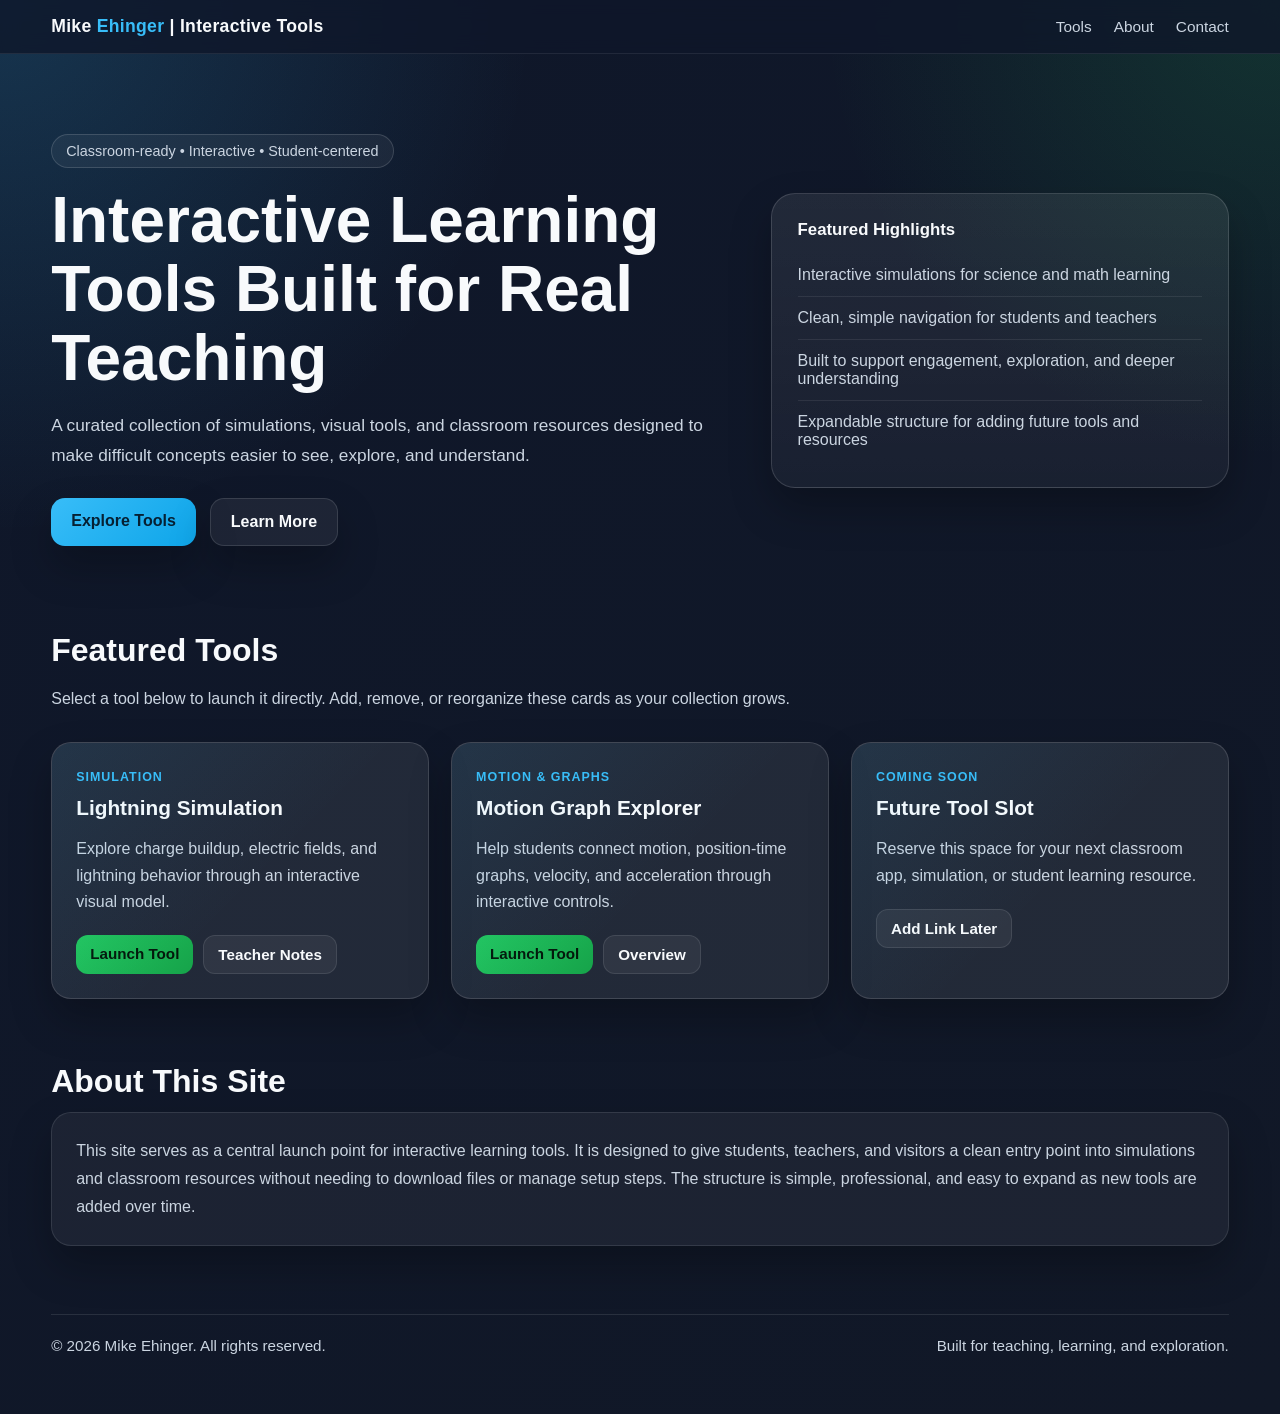
<file: Index.html>
<!DOCTYPE html>
<html lang="en">
<head>
  <meta charset="UTF-8" />
  <meta name="viewport" content="width=device-width, initial-scale=1.0" />
  <title>Mike Ehinger | Interactive Learning Tools</title>
  <meta name="description" content="Interactive classroom tools, simulations, and learning resources." />
  <style>
    :root {
      --bg: #0f172a;
      --bg-alt: #111827;
      --card: rgba(255,255,255,0.08);
      --card-border: rgba(255,255,255,0.14);
      --text: #f8fafc;
      --muted: #cbd5e1;
      --accent: #38bdf8;
      --accent-2: #22c55e;
      --shadow: 0 20px 40px rgba(0,0,0,0.25);
      --radius: 20px;
      --max-width: 1200px;
    }

    * {
      box-sizing: border-box;
    }

    html {
      scroll-behavior: smooth;
    }

    body {
      margin: 0;
      font-family: Arial, Helvetica, sans-serif;
      color: var(--text);
      background:
        radial-gradient(circle at top left, rgba(56,189,248,0.18), transparent 28%),
        radial-gradient(circle at top right, rgba(34,197,94,0.16), transparent 24%),
        linear-gradient(135deg, var(--bg), var(--bg-alt));
      min-height: 100vh;
    }

    a {
      color: inherit;
      text-decoration: none;
    }

    .container {
      width: min(92%, var(--max-width));
      margin: 0 auto;
    }

    header {
      position: sticky;
      top: 0;
      z-index: 1000;
      backdrop-filter: blur(10px);
      background: rgba(15, 23, 42, 0.78);
      border-bottom: 1px solid rgba(255,255,255,0.08);
    }

    .nav {
      display: flex;
      justify-content: space-between;
      align-items: center;
      padding: 16px 0;
    }

    .brand {
      font-size: 1.1rem;
      font-weight: 700;
      letter-spacing: 0.3px;
    }

    .brand span {
      color: var(--accent);
    }

    .nav-links {
      display: flex;
      gap: 22px;
      align-items: center;
      flex-wrap: wrap;
    }

    .nav-links a {
      color: var(--muted);
      font-size: 0.96rem;
      transition: 0.2s ease;
    }

    .nav-links a:hover {
      color: var(--text);
    }

    .hero {
      padding: 80px 0 50px;
    }

    .hero-grid {
      display: grid;
      grid-template-columns: 1.2fr 0.8fr;
      gap: 32px;
      align-items: center;
    }

    .eyebrow {
      display: inline-block;
      padding: 8px 14px;
      border: 1px solid rgba(255,255,255,0.14);
      background: rgba(255,255,255,0.05);
      border-radius: 999px;
      color: var(--muted);
      font-size: 0.9rem;
      margin-bottom: 18px;
    }

    h1 {
      font-size: clamp(2.2rem, 5vw, 4.2rem);
      line-height: 1.08;
      margin: 0 0 18px;
    }

    .hero p {
      font-size: 1.08rem;
      line-height: 1.7;
      color: var(--muted);
      max-width: 700px;
      margin: 0 0 28px;
    }

    .hero-actions {
      display: flex;
      gap: 14px;
      flex-wrap: wrap;
    }

    .btn {
      display: inline-block;
      padding: 14px 20px;
      border-radius: 14px;
      font-weight: 700;
      transition: transform 0.2s ease, box-shadow 0.2s ease, background 0.2s ease;
      box-shadow: var(--shadow);
    }

    .btn-primary {
      background: linear-gradient(135deg, var(--accent), #0ea5e9);
      color: #062033;
    }

    .btn-secondary {
      background: rgba(255,255,255,0.06);
      border: 1px solid rgba(255,255,255,0.12);
      color: var(--text);
    }

    .btn:hover {
      transform: translateY(-2px);
    }

    .hero-panel {
      background: linear-gradient(180deg, rgba(255,255,255,0.08), rgba(255,255,255,0.04));
      border: 1px solid var(--card-border);
      border-radius: 24px;
      padding: 26px;
      box-shadow: var(--shadow);
    }

    .hero-panel h3 {
      margin-top: 0;
      margin-bottom: 14px;
      font-size: 1.05rem;
    }

    .hero-panel ul {
      list-style: none;
      padding: 0;
      margin: 0;
    }

    .hero-panel li {
      padding: 12px 0;
      border-bottom: 1px solid rgba(255,255,255,0.08);
      color: var(--muted);
    }

    .hero-panel li:last-child {
      border-bottom: none;
    }

    section {
      padding: 36px 0 28px;
    }

    .section-title {
      font-size: 2rem;
      margin: 0 0 12px;
    }

    .section-subtitle {
      color: var(--muted);
      max-width: 760px;
      line-height: 1.7;
      margin-bottom: 30px;
    }

    .tool-grid {
      display: grid;
      grid-template-columns: repeat(auto-fit, minmax(280px, 1fr));
      gap: 22px;
    }

    .tool-card {
      background: var(--card);
      border: 1px solid var(--card-border);
      border-radius: var(--radius);
      padding: 24px;
      box-shadow: var(--shadow);
      transition: transform 0.2s ease, border-color 0.2s ease;
      position: relative;
      overflow: hidden;
    }

    .tool-card:hover {
      transform: translateY(-4px);
      border-color: rgba(56,189,248,0.5);
    }

    .tool-card::before {
      content: "";
      position: absolute;
      inset: 0;
      background: linear-gradient(135deg, rgba(56,189,248,0.08), transparent 55%);
      pointer-events: none;
    }

    .tool-tag {
      display: inline-block;
      font-size: 0.78rem;
      font-weight: 700;
      text-transform: uppercase;
      letter-spacing: 0.08em;
      color: var(--accent);
      margin-bottom: 12px;
    }

    .tool-card h3 {
      margin: 0 0 10px;
      font-size: 1.3rem;
    }

    .tool-card p {
      color: var(--muted);
      line-height: 1.65;
      margin-bottom: 20px;
    }

    .tool-links {
      display: flex;
      gap: 10px;
      flex-wrap: wrap;
    }

    .tool-link {
      display: inline-block;
      padding: 10px 14px;
      border-radius: 12px;
      background: rgba(255,255,255,0.06);
      border: 1px solid rgba(255,255,255,0.10);
      font-weight: 700;
      font-size: 0.95rem;
    }

    .tool-link.primary {
      background: linear-gradient(135deg, var(--accent-2), #16a34a);
      color: #03170a;
      border: none;
    }

    .about-box {
      background: rgba(255,255,255,0.05);
      border: 1px solid rgba(255,255,255,0.10);
      border-radius: var(--radius);
      padding: 24px;
      line-height: 1.75;
      color: var(--muted);
      box-shadow: var(--shadow);
    }

    footer {
      padding: 40px 0 60px;
      color: var(--muted);
      font-size: 0.95rem;
    }

    .footer-line {
      border-top: 1px solid rgba(255,255,255,0.10);
      padding-top: 22px;
      display: flex;
      justify-content: space-between;
      gap: 16px;
      flex-wrap: wrap;
    }

    @media (max-width: 860px) {
      .hero-grid {
        grid-template-columns: 1fr;
      }

      .nav {
        gap: 18px;
        align-items: flex-start;
        flex-direction: column;
      }
    }
  </style>
</head>
<body>
  <header>
    <div class="container nav">
      <div class="brand">Mike <span>Ehinger</span> | Interactive Tools</div>
      <nav class="nav-links">
        <a href="#tools">Tools</a>
        <a href="#about">About</a>
        <a href="#contact">Contact</a>
      </nav>
    </div>
  </header>

  <main>
    <section class="hero">
      <div class="container hero-grid">
        <div>
          <div class="eyebrow">Classroom-ready • Interactive • Student-centered</div>
          <h1>Interactive Learning Tools Built for Real Teaching</h1>
          <p>
            A curated collection of simulations, visual tools, and classroom resources
            designed to make difficult concepts easier to see, explore, and understand.
          </p>
          <div class="hero-actions">
            <a class="btn btn-primary" href="#tools">Explore Tools</a>
            <a class="btn btn-secondary" href="#about">Learn More</a>
          </div>
        </div>

        <aside class="hero-panel">
          <h3>Featured Highlights</h3>
          <ul>
            <li>Interactive simulations for science and math learning</li>
            <li>Clean, simple navigation for students and teachers</li>
            <li>Built to support engagement, exploration, and deeper understanding</li>
            <li>Expandable structure for adding future tools and resources</li>
          </ul>
        </aside>
      </div>
    </section>

    <section id="tools">
      <div class="container">
        <h2 class="section-title">Featured Tools</h2>
        <p class="section-subtitle">
          Select a tool below to launch it directly. Add, remove, or reorganize these cards
          as your collection grows.
        </p>

        <div class="tool-grid">
          <article class="tool-card">
            <div class="tool-tag">Simulation</div>
            <h3>Lightning Simulation</h3>
            <p>
              Explore charge buildup, electric fields, and lightning behavior through an interactive visual model.
            </p>
            <div class="tool-links">
              <a class="tool-link primary" href="C2 L10 Lightning.html">Launch Tool</a>
              <a class="tool-link" href="#">Teacher Notes</a>
            </div>
          </article>

          <article class="tool-card">
            <div class="tool-tag">Motion & Graphs</div>
            <h3>Motion Graph Explorer</h3>
            <p>
              Help students connect motion, position-time graphs, velocity, and acceleration through interactive controls.
            </p>
            <div class="tool-links">
              <a class="tool-link primary" href="P5 L8 Wave Interference vs4_5.html">Launch Tool</a>
              <a class="tool-link" href="#">Overview</a>
            </div>
          </article>

          <article class="tool-card">
            <div class="tool-tag">Coming Soon</div>
            <h3>Future Tool Slot</h3>
            <p>
              Reserve this space for your next classroom app, simulation, or student learning resource.
            </p>
            <div class="tool-links">
              <a class="tool-link" href="#">Add Link Later</a>
            </div>
          </article>
        </div>
      </div>
    </section>

    <section id="about">
      <div class="container">
        <h2 class="section-title">About This Site</h2>
        <div class="about-box">
          This site serves as a central launch point for interactive learning tools. It is designed
          to give students, teachers, and visitors a clean entry point into simulations and classroom
          resources without needing to download files or manage setup steps. The structure is simple,
          professional, and easy to expand as new tools are added over time.
        </div>
      </div>
    </section>
  </main>

  <footer id="contact">
    <div class="container footer-line">
      <div>© 2026 Mike Ehinger. All rights reserved.</div>
      <div>Built for teaching, learning, and exploration.</div>
    </div>
  </footer>
</body>
</html>
</file>
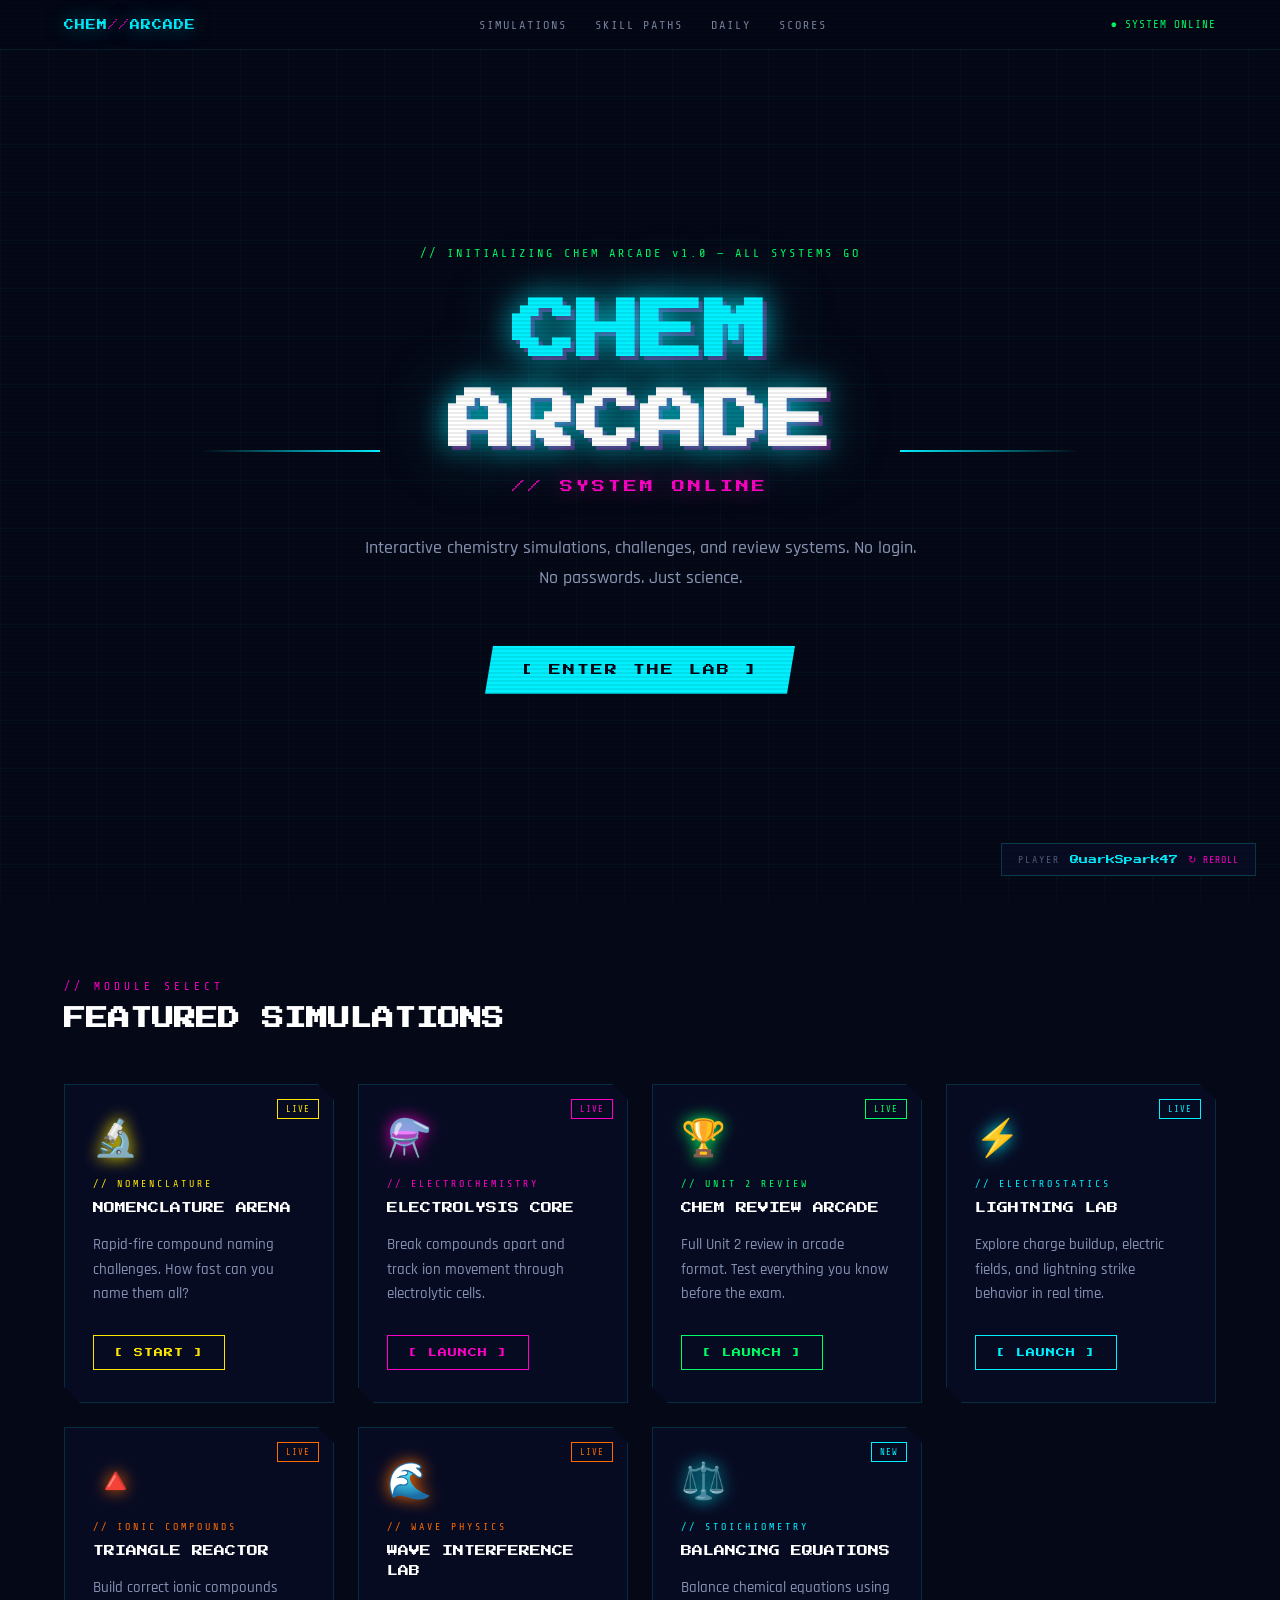
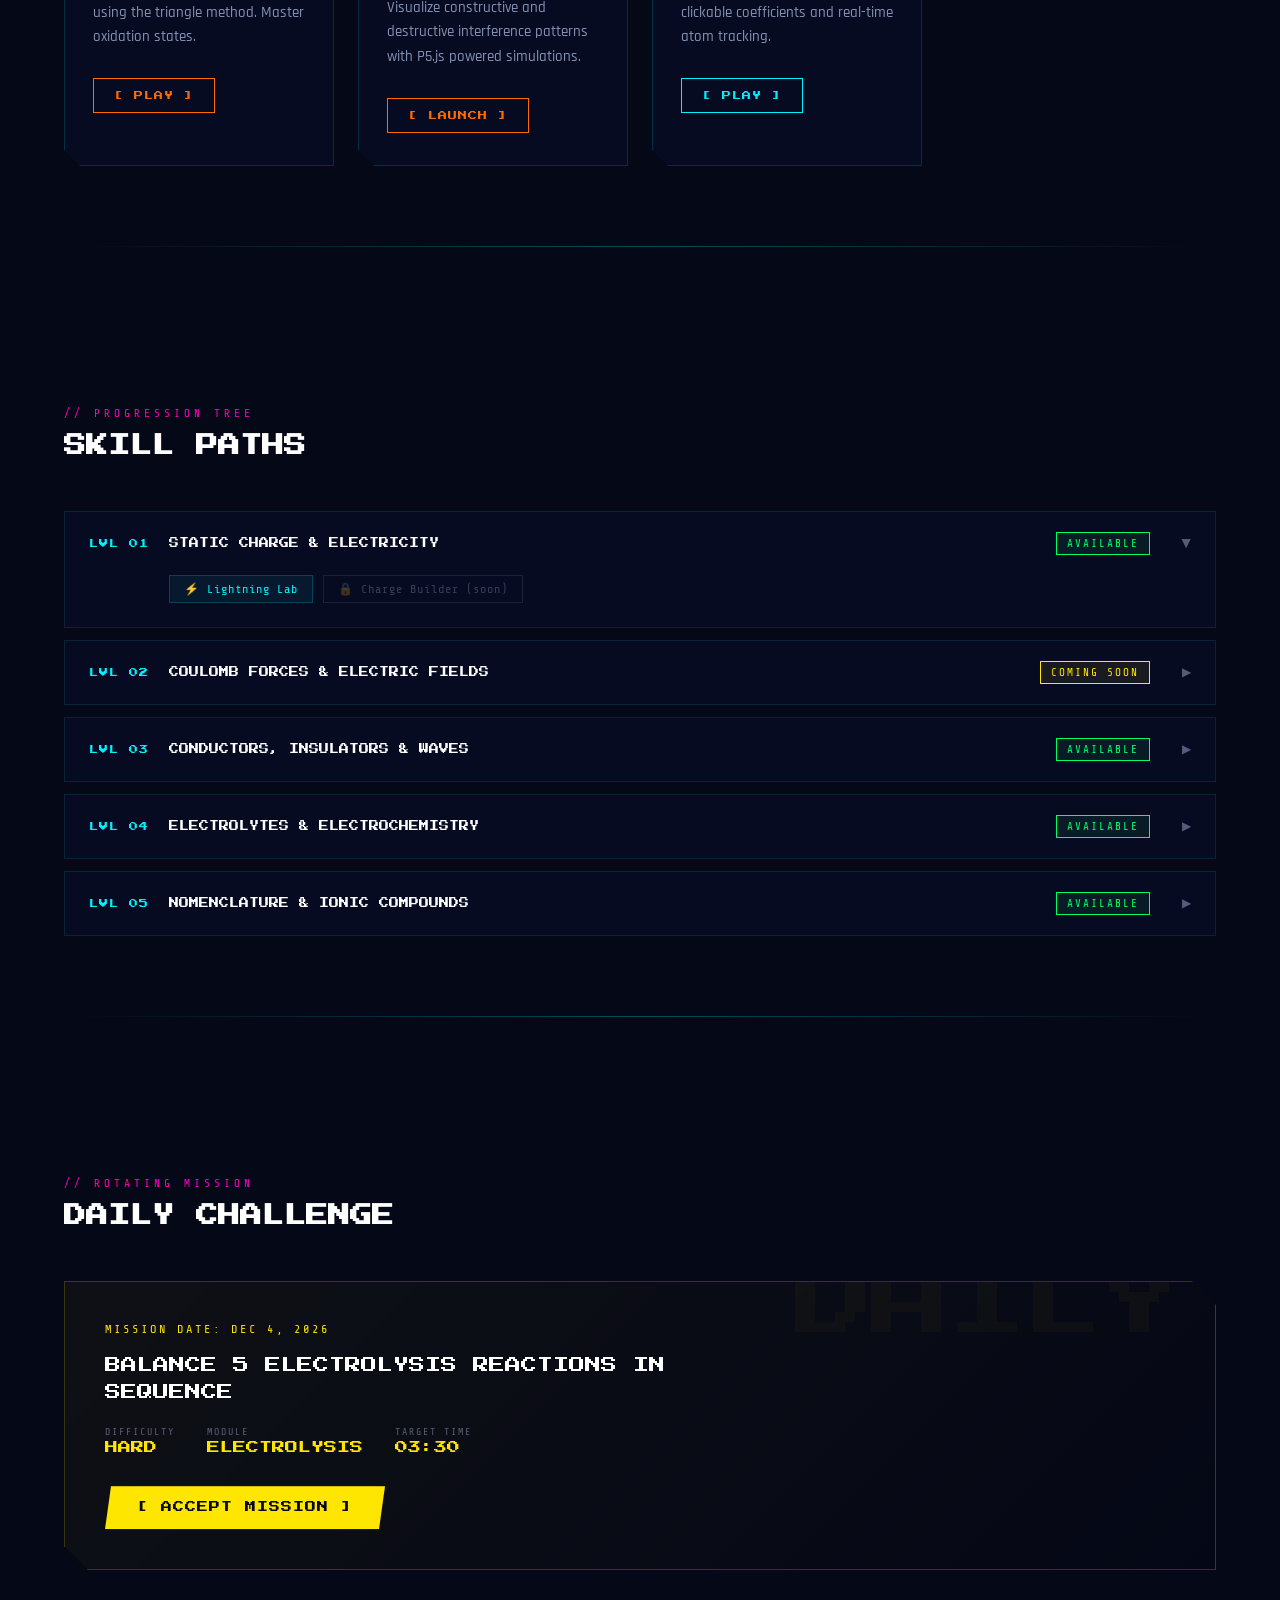
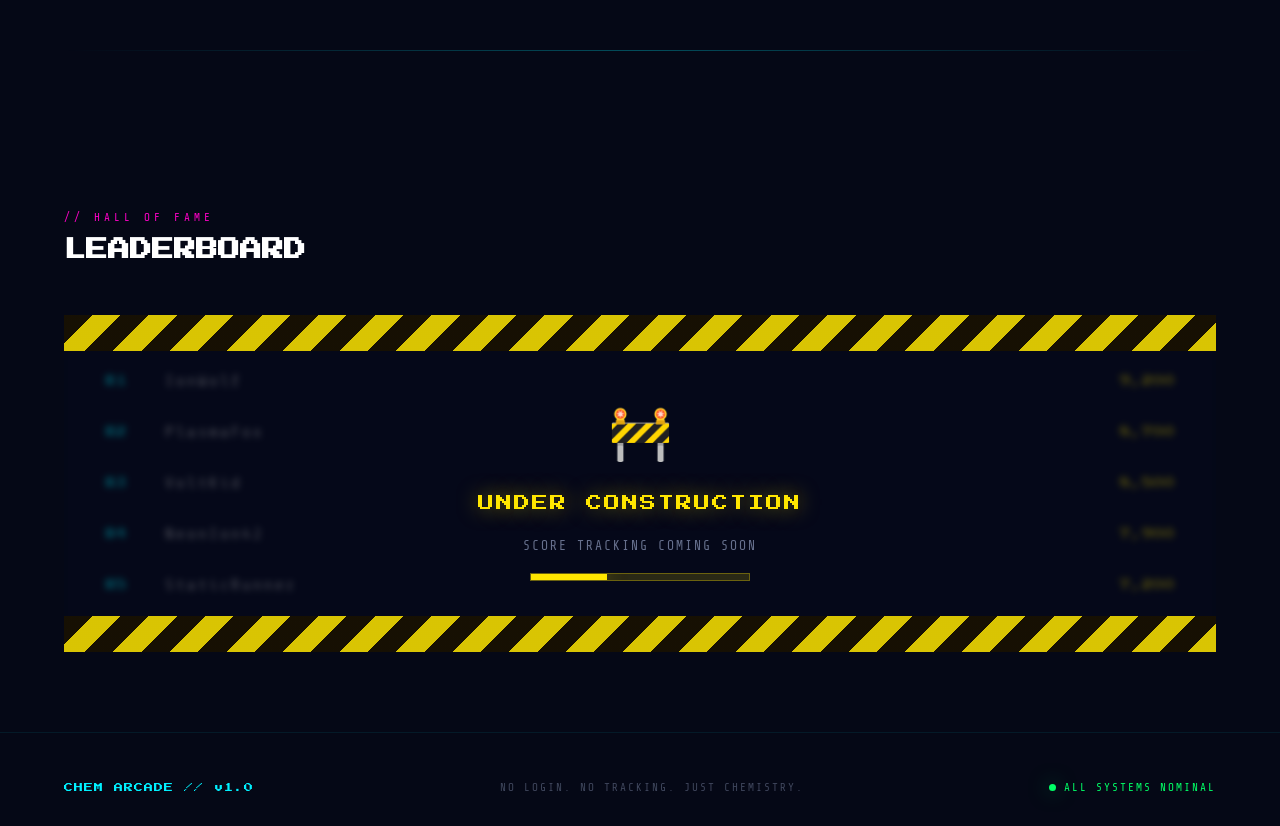
<file: index.html>
<!DOCTYPE html>
<html lang="en">
<head>
<meta charset="UTF-8">
<meta name="viewport" content="width=device-width, initial-scale=1.0">
<title>CHEM ARCADE // SYSTEM ONLINE</title>
<link href="https://fonts.googleapis.com/css2?family=Press+Start+2P&family=Rajdhani:wght@400;500;600;700&family=Share+Tech+Mono&display=swap" rel="stylesheet">
<style>
  :root {
    --bg: #050816;
    --bg2: #080d24;
    --cyan: #00f0ff;
    --magenta: #ff00c8;
    --yellow: #ffe600;
    --green: #00ff66;
    --orange: #ff6b00;
    --grid: rgba(0,240,255,0.04);
    --card-bg: rgba(8,13,36,0.9);
    --card-border: rgba(0,240,255,0.15);
    --glow-cyan: 0 0 20px rgba(0,240,255,0.5), 0 0 60px rgba(0,240,255,0.15);
    --glow-magenta: 0 0 20px rgba(255,0,200,0.5), 0 0 60px rgba(255,0,200,0.15);
    --glow-yellow: 0 0 20px rgba(255,230,0,0.5), 0 0 60px rgba(255,230,0,0.15);
    --glow-green: 0 0 20px rgba(0,255,102,0.5), 0 0 60px rgba(0,255,102,0.15);
  }

  * { margin: 0; padding: 0; box-sizing: border-box; }

  html { scroll-behavior: smooth; }

  body {
    background: var(--bg);
    color: #c8d8ff;
    font-family: 'Rajdhani', sans-serif;
    font-size: 16px;
    overflow-x: hidden;
    cursor: crosshair;
  }

  /* ── SCANLINES ── */
  body::before {
    content: '';
    position: fixed;
    inset: 0;
    background: repeating-linear-gradient(
      0deg,
      transparent,
      transparent 2px,
      rgba(0,0,0,0.08) 2px,
      rgba(0,0,0,0.08) 4px
    );
    pointer-events: none;
    z-index: 9999;
  }

  /* ── ANIMATED GRID ── */
  .grid-bg {
    position: fixed;
    inset: 0;
    background-image:
      linear-gradient(var(--grid) 1px, transparent 1px),
      linear-gradient(90deg, var(--grid) 1px, transparent 1px);
    background-size: 48px 48px;
    animation: gridDrift 20s linear infinite;
    pointer-events: none;
    z-index: 0;
  }
  @keyframes gridDrift {
    from { transform: translateY(0); }
    to   { transform: translateY(48px); }
  }

  /* ── FLOATING PARTICLES ── */
  .particles {
    position: fixed;
    inset: 0;
    pointer-events: none;
    z-index: 1;
    overflow: hidden;
  }
  .particle {
    position: absolute;
    width: 2px;
    height: 2px;
    border-radius: 50%;
    animation: floatUp linear infinite;
    opacity: 0;
  }
  @keyframes floatUp {
    0%   { opacity: 0; transform: translateY(0) scale(1); }
    10%  { opacity: 1; }
    90%  { opacity: 0.5; }
    100% { opacity: 0; transform: translateY(-100vh) scale(0.5); }
  }

  /* ── LAYOUT ── */
  .container {
    max-width: 1200px;
    margin: 0 auto;
    padding: 0 24px;
    position: relative;
    z-index: 2;
  }

  /* ── NAVBAR ── */
  nav {
    position: fixed;
    top: 0;
    width: 100%;
    z-index: 100;
    padding: 14px 0;
    background: rgba(5,8,22,0.85);
    backdrop-filter: blur(12px);
    border-bottom: 1px solid rgba(0,240,255,0.1);
  }
  nav .container {
    display: flex;
    align-items: center;
    justify-content: space-between;
  }
  .nav-logo {
    font-family: 'Press Start 2P', monospace;
    font-size: 10px;
    color: var(--cyan);
    text-shadow: var(--glow-cyan);
    letter-spacing: 1px;
  }
  .nav-logo span { color: var(--magenta); }
  .nav-links {
    display: flex;
    gap: 28px;
    list-style: none;
  }
  .nav-links a {
    font-family: 'Share Tech Mono', monospace;
    font-size: 12px;
    color: rgba(200,216,255,0.6);
    text-decoration: none;
    letter-spacing: 2px;
    text-transform: uppercase;
    transition: color 0.2s, text-shadow 0.2s;
  }
  .nav-links a:hover {
    color: var(--cyan);
    text-shadow: var(--glow-cyan);
  }
  .nav-status {
    font-family: 'Share Tech Mono', monospace;
    font-size: 11px;
    color: var(--green);
    letter-spacing: 1px;
    animation: blink 2s step-end infinite;
  }
  @keyframes blink {
    0%, 100% { opacity: 1; }
    50% { opacity: 0.3; }
  }

  /* ── HERO ── */
  .hero {
    min-height: 100vh;
    display: flex;
    align-items: center;
    justify-content: center;
    text-align: center;
    padding: 120px 24px 80px;
    position: relative;
  }
  .hero-inner { position: relative; z-index: 2; }

  .boot-line {
    font-family: 'Share Tech Mono', monospace;
    font-size: 12px;
    color: var(--green);
    letter-spacing: 3px;
    margin-bottom: 28px;
    opacity: 0;
    animation: fadeIn 0.5s ease forwards 0.3s;
  }

  .hero-title {
    font-family: 'Press Start 2P', monospace;
    font-size: clamp(28px, 6vw, 64px);
    line-height: 1.4;
    color: #fff;
    text-shadow:
      0 0 30px rgba(0,240,255,0.8),
      0 0 80px rgba(0,240,255,0.3),
      4px 4px 0px rgba(255,0,200,0.4);
    margin-bottom: 12px;
    opacity: 0;
    animation: fadeIn 0.6s ease forwards 0.7s;
  }
  .hero-title .accent { color: var(--cyan); }

  .hero-subtitle {
    font-family: 'Press Start 2P', monospace;
    font-size: clamp(9px, 1.5vw, 13px);
    color: var(--magenta);
    text-shadow: var(--glow-magenta);
    letter-spacing: 3px;
    margin-bottom: 40px;
    opacity: 0;
    animation: fadeIn 0.6s ease forwards 1.1s;
  }

  .hero-desc {
    font-family: 'Rajdhani', sans-serif;
    font-size: 18px;
    font-weight: 500;
    color: rgba(200,216,255,0.7);
    max-width: 560px;
    margin: 0 auto 52px;
    line-height: 1.7;
    opacity: 0;
    animation: fadeIn 0.6s ease forwards 1.4s;
  }

  .hero-cta {
    display: inline-block;
    font-family: 'Press Start 2P', monospace;
    font-size: 12px;
    color: var(--bg);
    background: var(--cyan);
    padding: 18px 36px;
    text-decoration: none;
    letter-spacing: 2px;
    clip-path: polygon(8px 0%, 100% 0%, calc(100% - 8px) 100%, 0% 100%);
    transition: background 0.2s, box-shadow 0.2s, transform 0.1s;
    box-shadow: var(--glow-cyan);
    opacity: 0;
    animation: fadeIn 0.6s ease forwards 1.7s;
    cursor: pointer;
  }
  .hero-cta:hover {
    background: #fff;
    box-shadow: 0 0 40px rgba(0,240,255,0.9), 0 0 100px rgba(0,240,255,0.3);
    transform: translateY(-2px);
  }

  /* electric arc lines */
  .arc-left, .arc-right {
    position: absolute;
    top: 50%;
    width: 180px;
    height: 2px;
    opacity: 0;
    animation: fadeIn 0.8s ease forwards 2s;
  }
  .arc-left {
    right: calc(50% + 260px);
    background: linear-gradient(90deg, transparent, var(--cyan));
  }
  .arc-right {
    left: calc(50% + 260px);
    background: linear-gradient(90deg, var(--cyan), transparent);
  }

  @keyframes fadeIn {
    from { opacity: 0; transform: translateY(12px); }
    to   { opacity: 1; transform: translateY(0); }
  }

  /* ── SECTION SHARED ── */
  section {
    padding: 80px 0;
    position: relative;
    z-index: 2;
  }

  .section-label {
    font-family: 'Share Tech Mono', monospace;
    font-size: 11px;
    letter-spacing: 4px;
    text-transform: uppercase;
    color: var(--magenta);
    margin-bottom: 10px;
  }

  .section-title {
    font-family: 'Press Start 2P', monospace;
    font-size: clamp(14px, 2.5vw, 22px);
    color: #fff;
    margin-bottom: 48px;
    line-height: 1.5;
  }

  .section-divider {
    width: 100%;
    height: 1px;
    background: linear-gradient(90deg, transparent, var(--cyan), transparent);
    margin-bottom: 80px;
    opacity: 0.3;
  }

  /* ── SIM CARDS ── */
  .sims-grid {
    display: grid;
    grid-template-columns: repeat(auto-fit, minmax(260px, 1fr));
    gap: 24px;
  }

  .sim-card {
    background: var(--card-bg);
    border: 1px solid var(--card-border);
    padding: 32px 28px;
    position: relative;
    overflow: hidden;
    transition: border-color 0.3s, transform 0.2s;
    clip-path: polygon(0 0, calc(100% - 16px) 0, 100% 16px, 100% 100%, 16px 100%, 0 calc(100% - 16px));
  }
  .sim-card::before {
    content: '';
    position: absolute;
    inset: 0;
    opacity: 0;
    transition: opacity 0.3s;
    pointer-events: none;
  }
  .sim-card:hover {
    transform: translateY(-4px);
    border-color: var(--card-accent, var(--cyan));
  }
  .sim-card:hover::before { opacity: 1; }

  .sim-card.cyan  { --card-accent: var(--cyan);    }
  .sim-card.cyan::before  { background: linear-gradient(135deg, rgba(0,240,255,0.05), transparent); }
  .sim-card.cyan:hover    { box-shadow: var(--glow-cyan); }

  .sim-card.magenta { --card-accent: var(--magenta); }
  .sim-card.magenta::before { background: linear-gradient(135deg, rgba(255,0,200,0.05), transparent); }
  .sim-card.magenta:hover   { box-shadow: var(--glow-magenta); }

  .sim-card.yellow { --card-accent: var(--yellow);  }
  .sim-card.yellow::before { background: linear-gradient(135deg, rgba(255,230,0,0.05), transparent); }
  .sim-card.yellow:hover   { box-shadow: var(--glow-yellow); }

  .sim-card.green  { --card-accent: var(--green);   }
  .sim-card.green::before { background: linear-gradient(135deg, rgba(0,255,102,0.05), transparent); }
  .sim-card.green:hover   { box-shadow: var(--glow-green); }

  .sim-card.orange { --card-accent: var(--orange);  }
  .sim-card.orange::before { background: linear-gradient(135deg, rgba(255,107,0,0.05), transparent); }
  .sim-card.orange:hover   { box-shadow: 0 0 20px rgba(255,107,0,0.5); }

  .card-icon {
    font-size: 36px;
    margin-bottom: 16px;
    display: block;
    filter: drop-shadow(0 0 8px var(--card-accent, var(--cyan)));
  }

  .card-tag {
    font-family: 'Share Tech Mono', monospace;
    font-size: 10px;
    letter-spacing: 3px;
    color: var(--card-accent, var(--cyan));
    text-transform: uppercase;
    margin-bottom: 10px;
  }

  .card-title {
    font-family: 'Press Start 2P', monospace;
    font-size: 11px;
    color: #fff;
    line-height: 1.8;
    margin-bottom: 14px;
  }

  .card-desc {
    font-size: 15px;
    font-weight: 500;
    color: rgba(200,216,255,0.65);
    line-height: 1.65;
    margin-bottom: 28px;
  }

  .card-badge {
    position: absolute;
    top: 14px;
    right: 14px;
    font-family: 'Share Tech Mono', monospace;
    font-size: 9px;
    letter-spacing: 1px;
    padding: 4px 8px;
    border: 1px solid var(--card-accent, var(--cyan));
    color: var(--card-accent, var(--cyan));
    text-transform: uppercase;
  }

  .card-btn {
    display: inline-block;
    font-family: 'Press Start 2P', monospace;
    font-size: 9px;
    color: var(--card-accent, var(--cyan));
    border: 1px solid var(--card-accent, var(--cyan));
    padding: 12px 20px;
    text-decoration: none;
    letter-spacing: 1px;
    transition: background 0.2s, color 0.2s, box-shadow 0.2s;
    cursor: pointer;
    background: transparent;
  }
  .card-btn:hover {
    background: var(--card-accent, var(--cyan));
    color: var(--bg);
    box-shadow: 0 0 20px var(--card-accent, var(--cyan));
  }

  /* ── SKILL PATHS ── */
  .skill-paths {
    display: flex;
    flex-direction: column;
    gap: 12px;
  }

  .skill-level {
    border: 1px solid rgba(0,240,255,0.1);
    background: var(--card-bg);
    overflow: hidden;
    transition: border-color 0.2s;
  }
  .skill-level:hover { border-color: rgba(0,240,255,0.25); }

  .skill-header {
    display: flex;
    align-items: center;
    gap: 20px;
    padding: 20px 24px;
    cursor: pointer;
    user-select: none;
  }

  .skill-num {
    font-family: 'Press Start 2P', monospace;
    font-size: 9px;
    color: var(--cyan);
    min-width: 60px;
    letter-spacing: 1px;
  }

  .skill-name {
    font-family: 'Press Start 2P', monospace;
    font-size: 10px;
    color: #fff;
    flex: 1;
    line-height: 1.6;
  }

  .skill-status {
    font-family: 'Share Tech Mono', monospace;
    font-size: 11px;
    letter-spacing: 2px;
    padding: 4px 10px;
    border: 1px solid;
  }
  .skill-status.available {
    color: var(--green);
    border-color: var(--green);
    background: rgba(0,255,102,0.07);
  }
  .skill-status.locked {
    color: rgba(200,216,255,0.3);
    border-color: rgba(200,216,255,0.15);
  }
  .skill-status.soon {
    color: var(--yellow);
    border-color: var(--yellow);
    background: rgba(255,230,0,0.07);
  }

  .skill-chevron {
    color: rgba(200,216,255,0.4);
    font-size: 12px;
    transition: transform 0.3s;
    margin-left: 12px;
  }
  .skill-level.open .skill-chevron { transform: rotate(90deg); }

  .skill-body {
    max-height: 0;
    overflow: hidden;
    transition: max-height 0.4s ease;
  }
  .skill-level.open .skill-body { max-height: 300px; }

  .skill-tools {
    padding: 0 24px 24px 104px;
    display: flex;
    flex-wrap: wrap;
    gap: 10px;
  }
  .skill-tool {
    font-family: 'Share Tech Mono', monospace;
    font-size: 12px;
    letter-spacing: 1px;
    color: var(--cyan);
    background: rgba(0,240,255,0.06);
    border: 1px solid rgba(0,240,255,0.2);
    padding: 6px 14px;
    text-decoration: none;
    transition: background 0.2s, box-shadow 0.2s;
    cursor: pointer;
  }
  .skill-tool:hover {
    background: rgba(0,240,255,0.12);
    box-shadow: var(--glow-cyan);
  }
  .skill-tool.locked-tool {
    color: rgba(200,216,255,0.25);
    border-color: rgba(200,216,255,0.1);
    background: transparent;
    cursor: not-allowed;
  }

  /* ── DAILY CHALLENGE ── */
  .daily-box {
    border: 1px solid rgba(255,230,0,0.2);
    background: linear-gradient(135deg, rgba(255,230,0,0.04), rgba(5,8,22,0.9));
    padding: 40px;
    position: relative;
    overflow: hidden;
    clip-path: polygon(0 0, calc(100% - 24px) 0, 100% 24px, 100% 100%, 24px 100%, 0 calc(100% - 24px));
    box-shadow: 0 0 40px rgba(255,230,0,0.08);
  }
  .daily-box::before {
    content: 'DAILY';
    position: absolute;
    top: -20px;
    right: 40px;
    font-family: 'Press Start 2P', monospace;
    font-size: 80px;
    color: rgba(255,230,0,0.03);
    letter-spacing: -4px;
    pointer-events: none;
  }

  .daily-date {
    font-family: 'Share Tech Mono', monospace;
    font-size: 12px;
    letter-spacing: 3px;
    color: var(--yellow);
    margin-bottom: 16px;
  }

  .daily-challenge-title {
    font-family: 'Press Start 2P', monospace;
    font-size: clamp(11px, 2vw, 16px);
    color: #fff;
    line-height: 1.7;
    margin-bottom: 20px;
    max-width: 700px;
  }

  .daily-meta {
    display: flex;
    gap: 32px;
    margin-bottom: 32px;
    flex-wrap: wrap;
  }
  .daily-meta-item {
    display: flex;
    flex-direction: column;
    gap: 4px;
  }
  .daily-meta-label {
    font-family: 'Share Tech Mono', monospace;
    font-size: 10px;
    letter-spacing: 2px;
    color: rgba(200,216,255,0.4);
    text-transform: uppercase;
  }
  .daily-meta-val {
    font-family: 'Press Start 2P', monospace;
    font-size: 13px;
    color: var(--yellow);
  }

  .daily-btn {
    display: inline-block;
    font-family: 'Press Start 2P', monospace;
    font-size: 11px;
    color: var(--bg);
    background: var(--yellow);
    padding: 16px 32px;
    text-decoration: none;
    letter-spacing: 1px;
    clip-path: polygon(6px 0%, 100% 0%, calc(100% - 6px) 100%, 0% 100%);
    transition: box-shadow 0.2s, transform 0.1s;
    box-shadow: var(--glow-yellow);
    cursor: pointer;
  }
  .daily-btn:hover {
    transform: translateY(-2px);
    box-shadow: 0 0 40px rgba(255,230,0,0.9), 0 0 100px rgba(255,230,0,0.3);
  }

  /* ── SCOREBOARD (UNDER CONSTRUCTION) ── */
  .scoreboard-section { padding: 80px 0; }

  .scoreboard-wrap {
    position: relative;
    overflow: hidden;
  }

  .scoreboard-inner {
    border: 1px solid rgba(0,240,255,0.1);
    background: var(--card-bg);
    padding: 40px;
    filter: blur(3px);
    user-select: none;
    pointer-events: none;
  }

  .score-row {
    display: flex;
    align-items: center;
    gap: 20px;
    padding: 16px 0;
    border-bottom: 1px solid rgba(0,240,255,0.06);
  }
  .score-rank {
    font-family: 'Press Start 2P', monospace;
    font-size: 11px;
    color: var(--cyan);
    min-width: 40px;
  }
  .score-alias {
    font-family: 'Share Tech Mono', monospace;
    font-size: 16px;
    color: #fff;
    flex: 1;
    letter-spacing: 2px;
  }
  .score-val {
    font-family: 'Press Start 2P', monospace;
    font-size: 11px;
    color: var(--yellow);
  }

  /* CONSTRUCTION OVERLAY */
  .construction-overlay {
    position: absolute;
    inset: 0;
    display: flex;
    flex-direction: column;
    align-items: center;
    justify-content: center;
    background: rgba(5,8,22,0.7);
    backdrop-filter: blur(1px);
    z-index: 10;
    gap: 20px;
  }

  .construction-tape {
    position: absolute;
    top: 0;
    left: 0;
    right: 0;
    height: 36px;
    background: repeating-linear-gradient(
      -45deg,
      var(--yellow) 0px,
      var(--yellow) 20px,
      #1a1200 20px,
      #1a1200 40px
    );
    opacity: 0.85;
  }
  .construction-tape.bottom {
    top: auto;
    bottom: 0;
  }

  .construction-icon {
    font-size: 52px;
    animation: constructSpin 3s linear infinite;
    margin-top: 36px;
  }
  @keyframes constructSpin {
    0%   { transform: rotate(0deg); }
    25%  { transform: rotate(-10deg); }
    75%  { transform: rotate(10deg); }
    100% { transform: rotate(0deg); }
  }

  .construction-title {
    font-family: 'Press Start 2P', monospace;
    font-size: clamp(10px, 2vw, 16px);
    color: var(--yellow);
    text-shadow: var(--glow-yellow);
    letter-spacing: 2px;
    text-align: center;
    line-height: 1.8;
  }

  .construction-sub {
    font-family: 'Share Tech Mono', monospace;
    font-size: 13px;
    color: rgba(200,216,255,0.5);
    letter-spacing: 2px;
    text-align: center;
  }

  .construction-bar {
    width: 220px;
    height: 8px;
    background: rgba(255,230,0,0.15);
    border: 1px solid rgba(255,230,0,0.3);
    position: relative;
    overflow: hidden;
    margin-bottom: 20px;
  }
  .construction-bar-fill {
    height: 100%;
    width: 35%;
    background: var(--yellow);
    box-shadow: var(--glow-yellow);
    animation: barPulse 2s ease-in-out infinite;
  }
  @keyframes barPulse {
    0%, 100% { opacity: 0.6; }
    50% { opacity: 1; }
  }

  /* ── FOOTER ── */
  footer {
    padding: 48px 0 32px;
    border-top: 1px solid rgba(0,240,255,0.08);
    position: relative;
    z-index: 2;
  }
  .footer-inner {
    display: flex;
    justify-content: space-between;
    align-items: center;
    flex-wrap: wrap;
    gap: 20px;
  }
  .footer-logo {
    font-family: 'Press Start 2P', monospace;
    font-size: 9px;
    color: var(--cyan);
    letter-spacing: 1px;
  }
  .footer-copy {
    font-family: 'Share Tech Mono', monospace;
    font-size: 11px;
    color: rgba(200,216,255,0.3);
    letter-spacing: 2px;
  }
  .footer-status {
    display: flex;
    align-items: center;
    gap: 8px;
    font-family: 'Share Tech Mono', monospace;
    font-size: 11px;
    color: var(--green);
    letter-spacing: 2px;
  }
  .status-dot {
    width: 7px;
    height: 7px;
    background: var(--green);
    border-radius: 50%;
    animation: pulse 2s ease-in-out infinite;
    box-shadow: var(--glow-green);
  }
  @keyframes pulse {
    0%, 100% { transform: scale(1); opacity: 1; }
    50% { transform: scale(1.4); opacity: 0.6; }
  }

  /* ── ALIAS CHIP ── */
  .alias-bar {
    position: fixed;
    bottom: 24px;
    right: 24px;
    z-index: 50;
    display: flex;
    align-items: center;
    gap: 10px;
    background: rgba(8,13,36,0.95);
    border: 1px solid rgba(0,240,255,0.2);
    padding: 10px 16px;
    backdrop-filter: blur(12px);
  }
  .alias-label {
    font-family: 'Share Tech Mono', monospace;
    font-size: 10px;
    color: rgba(200,216,255,0.4);
    letter-spacing: 2px;
    text-transform: uppercase;
  }
  .alias-name {
    font-family: 'Press Start 2P', monospace;
    font-size: 9px;
    color: var(--cyan);
  }
  .alias-reroll {
    font-family: 'Share Tech Mono', monospace;
    font-size: 10px;
    color: var(--magenta);
    background: none;
    border: none;
    cursor: pointer;
    letter-spacing: 1px;
    padding: 0;
    transition: text-shadow 0.2s;
  }
  .alias-reroll:hover { text-shadow: var(--glow-magenta); }
</style>
</head>
<body>

<!-- Background layers -->
<div class="grid-bg"></div>
<div class="particles" id="particles"></div>

<!-- Navbar -->
<nav>
  <div class="container">
    <div class="nav-logo">CHEM<span>//</span>ARCADE</div>
    <ul class="nav-links">
      <li><a href="#simulations">Simulations</a></li>
      <li><a href="#skill-paths">Skill Paths</a></li>
      <li><a href="#daily">Daily</a></li>
      <li><a href="#scoreboard">Scores</a></li>
    </ul>
    <div class="nav-status">● SYSTEM ONLINE</div>
  </div>
</nav>

<!-- Hero -->
<section class="hero">
  <div class="arc-left"></div>
  <div class="arc-right"></div>
  <div class="hero-inner container">
    <div class="boot-line">// INITIALIZING CHEM ARCADE v1.0 — ALL SYSTEMS GO</div>
    <h1 class="hero-title"><span class="accent">CHEM</span><br>ARCADE</h1>
    <div class="hero-subtitle">// SYSTEM ONLINE</div>
    <p class="hero-desc">Interactive chemistry simulations, challenges, and review systems. No login. No passwords. Just science.</p>
    <a href="#simulations" class="hero-cta">[ ENTER THE LAB ]</a>
  </div>
</section>

<!-- Simulations -->
<section id="simulations">
  <div class="container">
    <div class="section-label">// MODULE SELECT</div>
    <h2 class="section-title">FEATURED SIMULATIONS</h2>
    <div class="sims-grid">

      <div class="sim-card yellow">
        <span class="card-badge">LIVE</span>
        <span class="card-icon">🔬</span>
        <div class="card-tag">// NOMENCLATURE</div>
        <div class="card-title">NOMENCLATURE ARENA</div>
        <p class="card-desc">Rapid-fire compound naming challenges. How fast can you name them all?</p>
        <a href="NomenclatureReview.html" class="card-btn">[ START ]</a>
      </div>

      <div class="sim-card magenta">
        <span class="card-badge">LIVE</span>
        <span class="card-icon">⚗️</span>
        <div class="card-tag">// ELECTROCHEMISTRY</div>
        <div class="card-title">ELECTROLYSIS CORE</div>
        <p class="card-desc">Break compounds apart and track ion movement through electrolytic cells.</p>
        <a href="Electrolysis.html" class="card-btn">[ LAUNCH ]</a>
      </div>

      <div class="sim-card green">
        <span class="card-badge">LIVE</span>
        <span class="card-icon">🏆</span>
        <div class="card-tag">// UNIT 2 REVIEW</div>
        <div class="card-title">CHEM REVIEW ARCADE</div>
        <p class="card-desc">Full Unit 2 review in arcade format. Test everything you know before the exam.</p>
        <a href="https://mehinger01.github.io/ChemReviewLab/unit2-review-arcade.html" class="card-btn" target="_blank">[ LAUNCH ]</a>
      </div>

      <div class="sim-card cyan">
        <span class="card-badge">LIVE</span>
        <span class="card-icon">⚡</span>
        <div class="card-tag">// ELECTROSTATICS</div>
        <div class="card-title">LIGHTNING LAB</div>
        <p class="card-desc">Explore charge buildup, electric fields, and lightning strike behavior in real time.</p>
        <a href="C2 L10 Lightning.html" class="card-btn">[ LAUNCH ]</a>
      </div>

      <div class="sim-card orange">
        <span class="card-badge">LIVE</span>
        <span class="card-icon">🔺</span>
        <div class="card-tag">// IONIC COMPOUNDS</div>
        <div class="card-title">TRIANGLE REACTOR</div>
        <p class="card-desc">Build correct ionic compounds using the triangle method. Master oxidation states.</p>
        <a href="NomenClatureTriangles.html" class="card-btn">[ PLAY ]</a>
      </div>

      <div class="sim-card orange">
        <span class="card-badge">LIVE</span>
        <span class="card-icon">🌊</span>
        <div class="card-tag">// WAVE PHYSICS</div>
        <div class="card-title">WAVE INTERFERENCE LAB</div>
        <p class="card-desc">Visualize constructive and destructive interference patterns with P5.js powered simulations.</p>
        <a href="P5 L8 Wave Interference vs4_5.html" class="card-btn">[ LAUNCH ]</a>
      </div>

      <div class="sim-card cyan">
        <span class="card-badge">NEW</span>
        <span class="card-icon">⚖️</span>
        <div class="card-tag">// STOICHIOMETRY</div>
        <div class="card-title">BALANCING EQUATIONS</div>
        <p class="card-desc">
          Balance chemical equations using clickable coefficients and real-time atom tracking.
        </p>
        <a href="balancing-equations.html" class="card-btn">[ PLAY ]</a>
      </div>

    </div>
  </div>
</section>

<div class="container"><div class="section-divider"></div></div>

<!-- Skill Paths -->
<section id="skill-paths">
  <div class="container">
    <div class="section-label">// PROGRESSION TREE</div>
    <h2 class="section-title">SKILL PATHS</h2>
    <div class="skill-paths">

      <div class="skill-level open" onclick="toggleSkill(this)">
        <div class="skill-header">
          <span class="skill-num">LVL 01</span>
          <span class="skill-name">STATIC CHARGE &amp; ELECTRICITY</span>
          <span class="skill-status available">AVAILABLE</span>
          <span class="skill-chevron">▶</span>
        </div>
        <div class="skill-body">
          <div class="skill-tools">
            <a href="C2 L10 Lightning.html" class="skill-tool">⚡ Lightning Lab</a>
            <span class="skill-tool locked-tool">🔒 Charge Builder (soon)</span>
          </div>
        </div>
      </div>

      <div class="skill-level" onclick="toggleSkill(this)">
        <div class="skill-header">
          <span class="skill-num">LVL 02</span>
          <span class="skill-name">COULOMB FORCES &amp; ELECTRIC FIELDS</span>
          <span class="skill-status soon">COMING SOON</span>
          <span class="skill-chevron">▶</span>
        </div>
        <div class="skill-body">
          <div class="skill-tools">
            <span class="skill-tool locked-tool">🔒 Coulomb Calculator (soon)</span>
            <span class="skill-tool locked-tool">🔒 Field Visualizer (soon)</span>
          </div>
        </div>
      </div>

      <div class="skill-level" onclick="toggleSkill(this)">
        <div class="skill-header">
          <span class="skill-num">LVL 03</span>
          <span class="skill-name">CONDUCTORS, INSULATORS &amp; WAVES</span>
          <span class="skill-status available">AVAILABLE</span>
          <span class="skill-chevron">▶</span>
        </div>
        <div class="skill-body">
          <div class="skill-tools">
            <a href="P5 L8 Wave Interference vs4_5.html" class="skill-tool">🌊 Wave Interference Lab</a>
            <span class="skill-tool locked-tool">🔒 Conductor Sim (soon)</span>
          </div>
        </div>
      </div>

      <div class="skill-level" onclick="toggleSkill(this)">
        <div class="skill-header">
          <span class="skill-num">LVL 04</span>
          <span class="skill-name">ELECTROLYTES &amp; ELECTROCHEMISTRY</span>
          <span class="skill-status available">AVAILABLE</span>
          <span class="skill-chevron">▶</span>
        </div>
        <div class="skill-body">
          <div class="skill-tools">
            <a href="Electrolysis.html" class="skill-tool">⚗️ Electrolysis Core</a>
            <span class="skill-tool locked-tool">🔒 Ion Tracker (soon)</span>
          </div>
        </div>
      </div>

      <div class="skill-level" onclick="toggleSkill(this)">
        <div class="skill-header">
          <span class="skill-num">LVL 05</span>
          <span class="skill-name">NOMENCLATURE &amp; IONIC COMPOUNDS</span>
          <span class="skill-status available">AVAILABLE</span>
          <span class="skill-chevron">▶</span>
        </div>
        <div class="skill-body">
          <div class="skill-tools">
            <a href="NomenclatureReview.html" class="skill-tool">🔬 Nomenclature Arena</a>
            <a href="NomenClatureTriangles.html" class="skill-tool">🔺 Triangle Reactor</a>
            <a href="https://mehinger01.github.io/ChemReviewLab/unit2-review-arcade.html" class="skill-tool" target="_blank">🏆 Chem Review Arcade</a>
          </div>
        </div>
      </div>

    </div>
  </div>
</section>

<div class="container"><div class="section-divider"></div></div>

<!-- Daily Challenge -->
<section id="daily">
  <div class="container">
    <div class="section-label">// ROTATING MISSION</div>
    <h2 class="section-title">DAILY CHALLENGE</h2>
    <div class="daily-box">
      <div class="daily-date" id="daily-date">LOADING DATE...</div>
      <div class="daily-challenge-title" id="daily-title">LOADING TODAY'S MISSION...</div>
      <div class="daily-meta">
        <div class="daily-meta-item">
          <span class="daily-meta-label">DIFFICULTY</span>
          <span class="daily-meta-val" id="daily-diff">—</span>
        </div>
        <div class="daily-meta-item">
          <span class="daily-meta-label">MODULE</span>
          <span class="daily-meta-val" id="daily-mod">—</span>
        </div>
        <div class="daily-meta-item">
          <span class="daily-meta-label">TARGET TIME</span>
          <span class="daily-meta-val" id="daily-time">—</span>
        </div>
      </div>
      <a href="#" class="daily-btn" id="daily-btn">[ ACCEPT MISSION ]</a>
    </div>
  </div>
</section>

<div class="container"><div class="section-divider"></div></div>

<!-- Scoreboard (Under Construction) -->
<section id="scoreboard" class="scoreboard-section">
  <div class="container">
    <div class="section-label">// HALL OF FAME</div>
    <h2 class="section-title">LEADERBOARD</h2>
    <div class="scoreboard-wrap">

      <!-- Blurred scaffold content -->
      <div class="scoreboard-inner">
        <div class="score-row">
          <span class="score-rank">#1</span>
          <span class="score-alias">IonWolf</span>
          <span class="score-val">9,200</span>
        </div>
        <div class="score-row">
          <span class="score-rank">#2</span>
          <span class="score-alias">PlasmaFox</span>
          <span class="score-val">8,700</span>
        </div>
        <div class="score-row">
          <span class="score-rank">#3</span>
          <span class="score-alias">VoltKid</span>
          <span class="score-val">8,500</span>
        </div>
        <div class="score-row">
          <span class="score-rank">#4</span>
          <span class="score-alias">NeonIon42</span>
          <span class="score-val">7,900</span>
        </div>
        <div class="score-row">
          <span class="score-rank">#5</span>
          <span class="score-alias">StaticRunner</span>
          <span class="score-val">7,200</span>
        </div>
      </div>

      <!-- Construction overlay -->
      <div class="construction-overlay">
        <div class="construction-tape"></div>
        <div class="construction-tape bottom"></div>
        <div class="construction-icon">🚧</div>
        <div class="construction-title">UNDER CONSTRUCTION</div>
        <div class="construction-sub">SCORE TRACKING COMING SOON</div>
        <div class="construction-bar"><div class="construction-bar-fill"></div></div>
      </div>

    </div>
  </div>
</section>

<!-- Footer -->
<footer>
  <div class="container">
    <div class="footer-inner">
      <div class="footer-logo">CHEM ARCADE // v1.0</div>
      <div class="footer-copy">NO LOGIN. NO TRACKING. JUST CHEMISTRY.</div>
      <div class="footer-status">
        <div class="status-dot"></div>
        ALL SYSTEMS NOMINAL
      </div>
    </div>
  </div>
</footer>

<!-- Alias chip -->
<div class="alias-bar">
  <span class="alias-label">PLAYER</span>
  <span class="alias-name" id="alias-display">...</span>
  <button class="alias-reroll" onclick="rerollAlias()">↻ REROLL</button>
</div>

<script>
// ── PARTICLE SYSTEM ──
(function() {
  const container = document.getElementById('particles');
  const colors = ['#00f0ff', '#ff00c8', '#ffe600', '#00ff66'];
  for (let i = 0; i < 40; i++) {
    const p = document.createElement('div');
    p.className = 'particle';
    p.style.cssText = `
      left: ${Math.random()*100}%;
      bottom: -10px;
      background: ${colors[Math.floor(Math.random()*colors.length)]};
      animation-duration: ${8 + Math.random()*12}s;
      animation-delay: ${Math.random()*10}s;
      box-shadow: 0 0 6px currentColor;
    `;
    container.appendChild(p);
  }
})();

// ── ALIAS SYSTEM ──
const adjectives = ['Neon','Ion','Plasma','Volt','Static','Proton','Quark','Flux','Orbit','Chem','Laser','Sonic'];
const nouns = ['Wolf','Fox','Hawk','Runner','Rider','Ghost','Spark','Storm','Core','Prime','Zero','Rex'];

function generateAlias() {
  const adj = adjectives[Math.floor(Math.random()*adjectives.length)];
  const noun = nouns[Math.floor(Math.random()*nouns.length)];
  const num = Math.floor(Math.random()*99);
  return `${adj}${noun}${num}`;
}

function loadAlias() {
  let alias = localStorage.getItem('chemArcade_alias');
  if (!alias) {
    alias = generateAlias();
    localStorage.setItem('chemArcade_alias', alias);
  }
  document.getElementById('alias-display').textContent = alias;
}

function rerollAlias() {
  const alias = generateAlias();
  localStorage.setItem('chemArcade_alias', alias);
  const el = document.getElementById('alias-display');
  el.style.opacity = '0';
  setTimeout(() => { el.textContent = alias; el.style.opacity = '1'; }, 200);
}

loadAlias();

// ── SKILL PATH TOGGLE ──
function toggleSkill(el) {
  const isOpen = el.classList.contains('open');
  document.querySelectorAll('.skill-level').forEach(l => l.classList.remove('open'));
  if (!isOpen) el.classList.add('open');
}

// ── DAILY CHALLENGE ──
const challenges = [
  { title: 'NAME 10 IONIC COMPOUNDS\nUSING CORRECT IUPAC NOMENCLATURE', diff: 'MEDIUM', mod: 'NOMENCLATURE', time: '02:00', href: 'NomenclatureReview.html' },
  { title: 'BALANCE 5 ELECTROLYSIS\nREACTIONS IN SEQUENCE', diff: 'HARD', mod: 'ELECTROLYSIS', time: '03:30', href: 'Electrolysis.html' },
  { title: 'IDENTIFY ALL CHARGE REGIONS\nIN THE LIGHTNING SIMULATION', diff: 'EASY', mod: 'LIGHTNING', time: '01:30', href: 'C2 L10 Lightning.html' },
  { title: 'BUILD 8 IONIC COMPOUNDS\nUSING THE TRIANGLE METHOD', diff: 'MEDIUM', mod: 'TRIANGLES', time: '02:30', href: 'NomenClatureTriangles.html' },
  { title: 'FIND 3 INTERFERENCE PATTERNS\nIN THE WAVE SIM', diff: 'EASY', mod: 'WAVE LAB', time: '01:00', href: 'P5 L8 Wave Interference vs4_5.html' },
  { title: 'SPEED RUN: NAME 20 COMPOUNDS\nIN UNDER 90 SECONDS', diff: 'HARD', mod: 'NOMENCLATURE', time: '01:30', href: 'NomenclatureReview.html' },
  { title: 'IDENTIFY CATHODE vs ANODE\nACROSS 5 ELECTROLYSIS SETUPS', diff: 'MEDIUM', mod: 'ELECTROLYSIS', time: '02:00', href: 'Electrolysis.html' },
];

function loadDailyChallenge() {
  const now = new Date();
  const dayIndex = Math.floor(now.getTime() / 86400000) % challenges.length;
  const c = challenges[dayIndex];

  const months = ['JAN','FEB','MAR','APR','MAY','JUN','JUL','AUG','SEP','OCT','NOV','DEC'];
  document.getElementById('daily-date').textContent =
    `MISSION DATE: ${months[now.getMonth()]} ${now.getDate()}, ${now.getFullYear()}`;
  document.getElementById('daily-title').textContent = c.title;
  document.getElementById('daily-diff').textContent = c.diff;
  document.getElementById('daily-mod').textContent = c.mod;
  document.getElementById('daily-time').textContent = c.time;
  document.getElementById('daily-btn').href = c.href;
}

loadDailyChallenge();

// ── LOCAL STORAGE SCAFFOLD (scores wired up when sims are ready) ──
if (!localStorage.getItem('chemArcade_data')) {
  localStorage.setItem('chemArcade_data', JSON.stringify({
    lightning: { highScore: 0, plays: 0 },
    electrolysis: { highScore: 0, plays: 0 },
    nomenclature: { highScore: 0, bestStreak: 0, plays: 0 },
    triangles: { highScore: 0, plays: 0 },
    wavelab: { highScore: 0, plays: 0 },
    dailyChallenge: { lastDate: null, bestScore: 0 },
    settings: { sound: true }
  }));
}
</script>
</body>
</html>
</file>
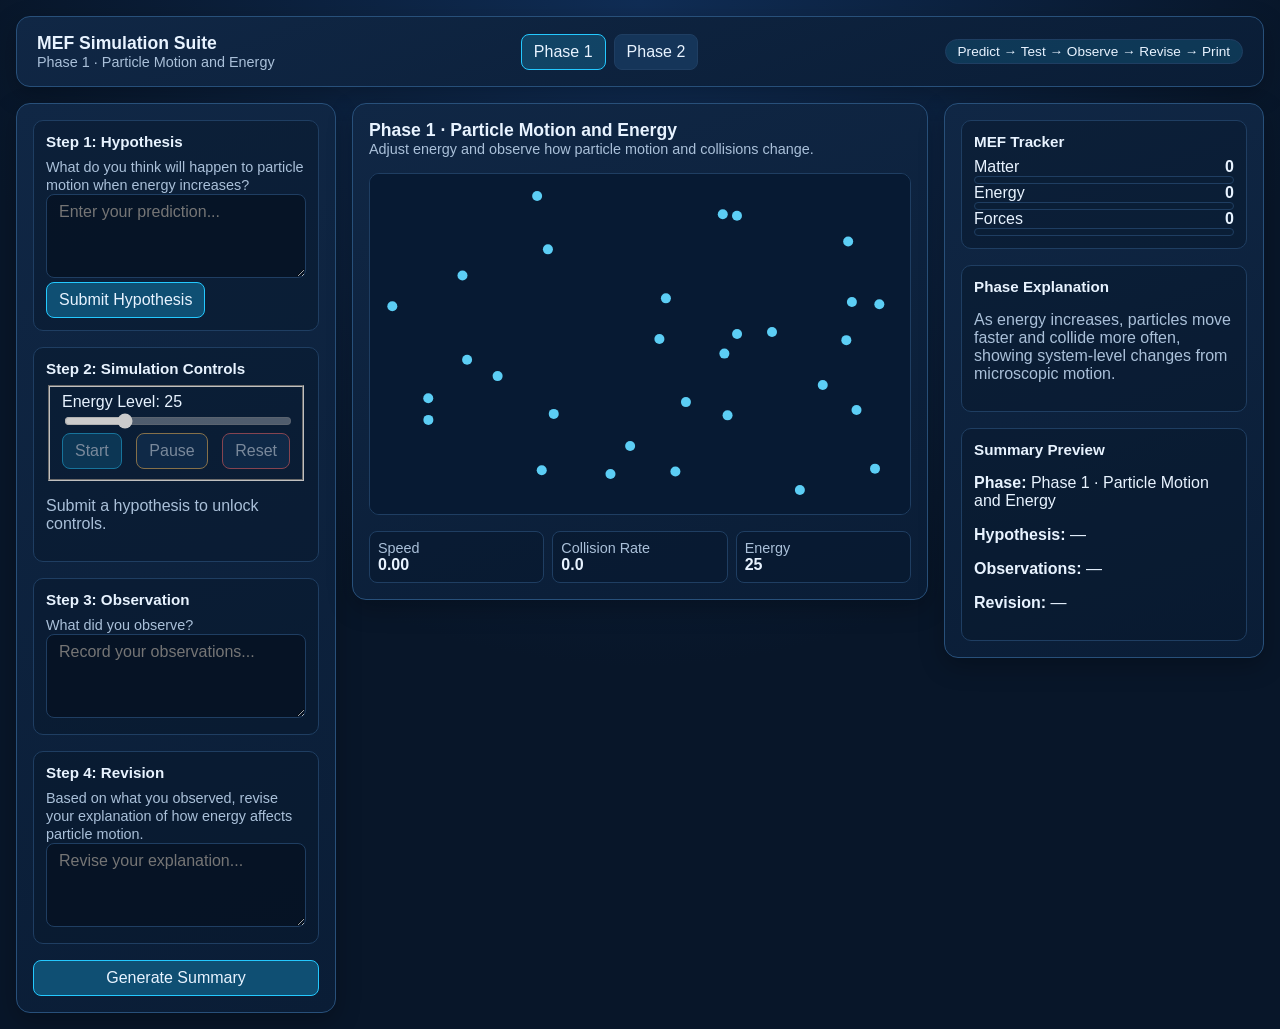
<file: mef-sim-suite/index.html>
<!doctype html>
<html lang="en">
<head>
  <meta charset="UTF-8" />
  <meta name="viewport" content="width=device-width, initial-scale=1.0" />
  <title>MEF Simulation Suite</title>
  <link rel="stylesheet" href="./css/theme.css" />
  <link rel="stylesheet" href="./css/layout.css" />
  <link rel="stylesheet" href="./css/components.css" />
  <link rel="stylesheet" href="./css/print.css" media="print" />
</head>
<body>
  <div id="app"></div>
  <script type="module" src="./js/app.js"></script>
</body>
</html>
</file>
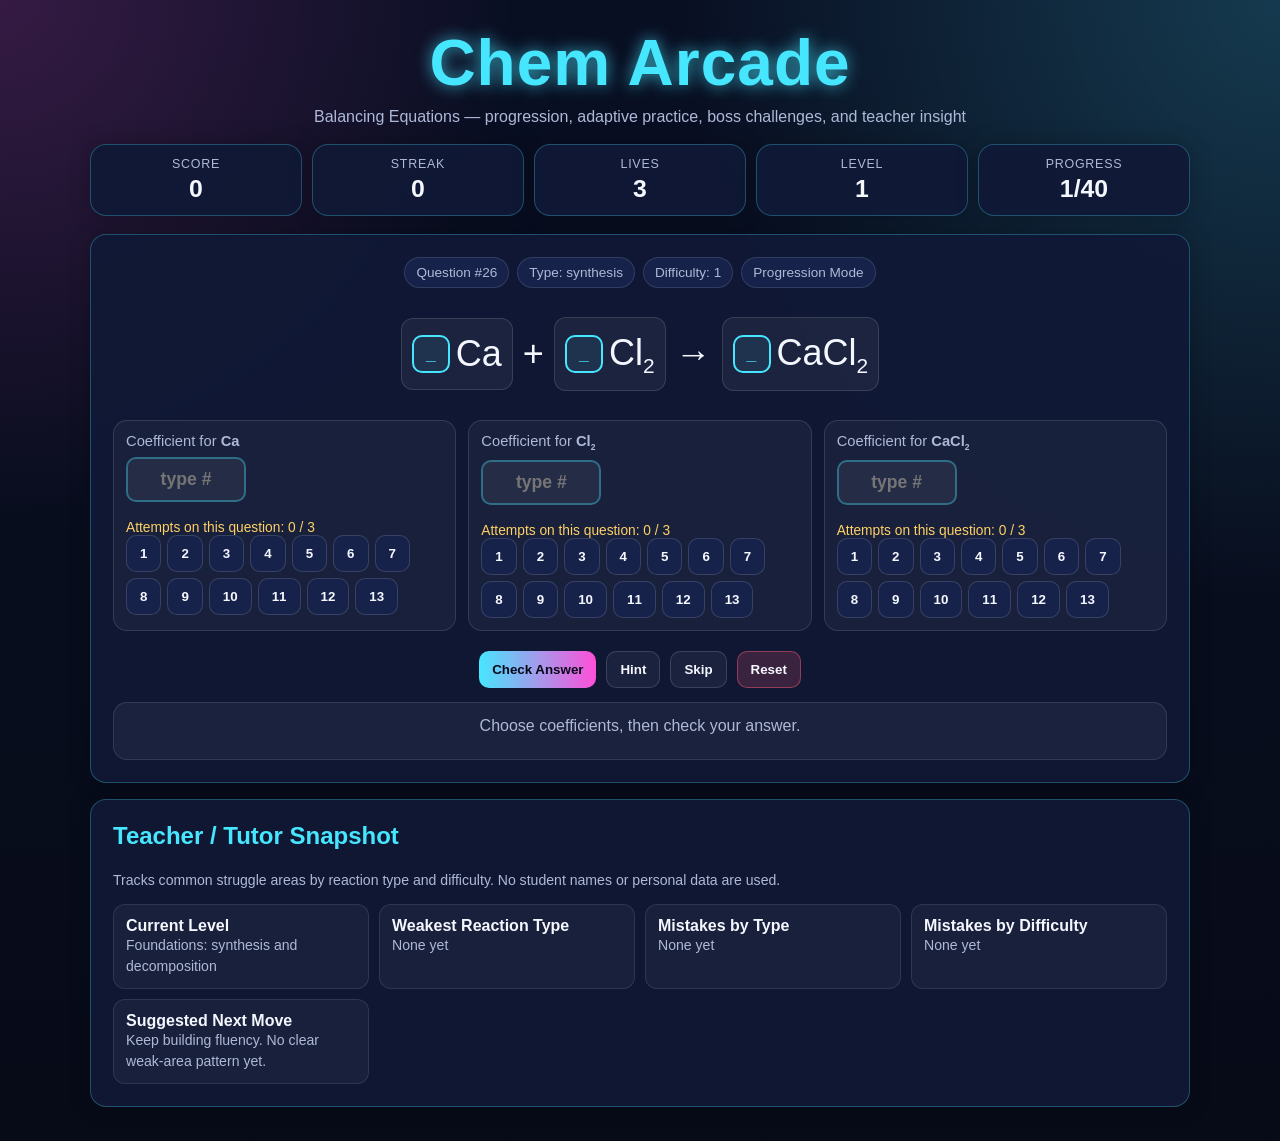
<file: balancing-equations.html>
<!DOCTYPE html>
<html lang="en">
<head>
  <meta charset="UTF-8" />
  <meta name="viewport" content="width=device-width, initial-scale=1.0" />
  <title>Chem Arcade: Balancing Equations</title>
  <style>
    :root {
      --bg: #070b18;
      --panel: #101936;
      --panel-2: #16224a;
      --text: #f5f7ff;
      --muted: #aeb9d8;
      --accent: #47e6ff;
      --accent-2: #ff4fd8;
      --good: #3ee27f;
      --bad: #ff5f76;
      --warn: #ffd166;
      --border: rgba(71, 230, 255, 0.28);
    }

    * { box-sizing: border-box; }

    body {
      margin: 0;
      min-height: 100vh;
      font-family: Arial, Helvetica, sans-serif;
      background:
        radial-gradient(circle at top left, rgba(255, 79, 216, 0.18), transparent 30%),
        radial-gradient(circle at top right, rgba(71, 230, 255, 0.20), transparent 35%),
        linear-gradient(180deg, #090f23 0%, var(--bg) 100%);
      color: var(--text);
      padding: 18px;
    }

    .app {
      max-width: 1100px;
      margin: 0 auto;
    }

    header {
      text-align: center;
      margin: 8px 0 18px;
    }

    h1 {
      margin: 0;
      color: var(--accent);
      font-size: clamp(2rem, 5vw, 4rem);
      letter-spacing: 1px;
      text-shadow: 0 0 16px rgba(71, 230, 255, 0.75);
    }

    .subtitle {
      margin-top: 8px;
      color: var(--muted);
    }

    .scoreboard {
      display: grid;
      grid-template-columns: repeat(5, 1fr);
      gap: 10px;
      margin: 18px 0;
    }

    .score-card, .panel {
      background: rgba(16, 25, 54, 0.94);
      border: 1px solid var(--border);
      border-radius: 16px;
      box-shadow: 0 0 22px rgba(0,0,0,0.25);
    }

    .score-card {
      padding: 12px;
      text-align: center;
    }

    .score-card .label {
      color: var(--muted);
      font-size: 0.78rem;
      text-transform: uppercase;
      letter-spacing: 0.06em;
    }

    .score-card .value {
      margin-top: 4px;
      font-size: 1.55rem;
      font-weight: 800;
    }

    .panel {
      padding: 22px;
      margin-bottom: 16px;
    }

    .meta {
      display: flex;
      justify-content: center;
      gap: 8px;
      flex-wrap: wrap;
      margin-bottom: 16px;
    }

    .pill {
      background: var(--panel-2);
      color: var(--muted);
      border: 1px solid rgba(255,255,255,0.12);
      border-radius: 999px;
      padding: 7px 11px;
      font-size: 0.85rem;
    }

    .equation {
      display: flex;
      align-items: center;
      justify-content: center;
      flex-wrap: wrap;
      gap: 10px;
      font-size: clamp(1.25rem, 4vw, 2.25rem);
      line-height: 1.5;
      margin: 22px 0;
      min-height: 88px;
    }

    .term {
      display: inline-flex;
      align-items: center;
      gap: 6px;
      padding: 8px 10px;
      background: rgba(255,255,255,0.055);
      border: 1px solid rgba(255,255,255,0.13);
      border-radius: 12px;
    }

    .coeff {
      display: inline-flex;
      align-items: center;
      justify-content: center;
      min-width: 38px;
      height: 38px;
      border-radius: 10px;
      border: 2px solid var(--accent);
      color: var(--accent);
      background: rgba(71, 230, 255, 0.08);
      font-weight: 800;
      font-size: 1.1rem;
    }

    .coeff.correct {
      color: var(--good);
      border-color: var(--good);
      background: rgba(62, 226, 127, 0.12);
    }

    .coeff.wrong {
      color: var(--bad);
      border-color: var(--bad);
      background: rgba(255, 95, 118, 0.13);
    }

    sub { font-size: 0.58em; }

    .selectors {
      display: grid;
      grid-template-columns: repeat(auto-fit, minmax(220px, 1fr));
      gap: 12px;
      margin: 20px 0;
    }

    .selector {
      background: rgba(255,255,255,0.04);
      border: 1px solid rgba(255,255,255,0.12);
      border-radius: 14px;
      padding: 12px;
    }

    .selector-title {
      color: var(--muted);
      font-size: 0.92rem;
      margin-bottom: 8px;
    }

    .buttons {
      display: flex;
      flex-wrap: wrap;
      gap: 6px;
    }

    button {
      cursor: pointer;
      border: none;
      border-radius: 10px;
      padding: 10px 13px;
      font-weight: 800;
      color: var(--text);
      background: var(--panel-2);
      border: 1px solid rgba(255,255,255,0.14);
    }

    button:hover {
      transform: translateY(-1px);
      box-shadow: 0 0 10px rgba(71, 230, 255, 0.22);
    }

    button.selected {
      background: var(--accent);
      color: #03101a;
      border-color: var(--accent);
    }

    .actions {
      display: flex;
      justify-content: center;
      gap: 10px;
      flex-wrap: wrap;
      margin-top: 18px;
    }

    .primary {
      background: linear-gradient(90deg, var(--accent), var(--accent-2));
      color: #050817;
      border: none;
    }

    .danger { background: rgba(255, 95, 118, 0.18); border-color: rgba(255, 95, 118, 0.45); }
    .ghost { background: rgba(255,255,255,0.05); }

    .feedback {
      min-height: 58px;
      margin-top: 14px;
      padding: 14px;
      border-radius: 14px;
      background: rgba(255,255,255,0.05);
      border: 1px solid rgba(255,255,255,0.10);
      text-align: center;
      color: var(--muted);
      font-size: 1rem;
    }

    .feedback.good {
      border-color: rgba(62, 226, 127, 0.6);
      color: var(--good);
    }

    .feedback.bad {
      border-color: rgba(255, 95, 118, 0.6);
      color: var(--bad);
    }

    .teacher-panel h2 {
      margin-top: 0;
      color: var(--accent);
    }

    .weak-list {
      display: grid;
      grid-template-columns: repeat(auto-fit, minmax(220px, 1fr));
      gap: 10px;
    }

    .weak-card {
      background: rgba(255,255,255,0.04);
      border: 1px solid rgba(255,255,255,0.10);
      border-radius: 12px;
      padding: 12px;
    }

    .small {
      color: var(--muted);
      font-size: 0.88rem;
      line-height: 1.45;
    }

    @media (max-width: 760px) {
      body { padding: 10px; }
      .scoreboard { grid-template-columns: repeat(2, 1fr); }
      .score-card:last-child { grid-column: span 2; }
      .panel { padding: 15px; }
    }
  
    .coefficient-input {
      width: 100%;
      max-width: 120px;
      margin-bottom: 10px;
      padding: 10px 12px;
      border-radius: 10px;
      border: 2px solid rgba(71, 230, 255, 0.35);
      background: rgba(255,255,255,0.06);
      color: var(--text);
      font-size: 1.1rem;
      font-weight: 800;
      text-align: center;
      outline: none;
    }

    .coefficient-input:focus {
      border-color: var(--accent);
      box-shadow: 0 0 12px rgba(71, 230, 255, 0.32);
    }

    .coefficient-input.has-value {
      background: rgba(71, 230, 255, 0.12);
      border-color: var(--accent);
      color: var(--accent);
    }

    .attempt-note {
      margin-top: 8px;
      color: var(--warn);
      font-size: 0.86rem;
    }

    .celebration-overlay {
      position: fixed;
      inset: 0;
      display: none;
      align-items: center;
      justify-content: center;
      background: rgba(5, 8, 22, 0.92);
      z-index: 10000;
      padding: 20px;
    }

    .celebration-card {
      width: min(760px, 96vw);
      background:
        radial-gradient(circle at top left, rgba(255, 79, 216, 0.18), transparent 35%),
        radial-gradient(circle at top right, rgba(71, 230, 255, 0.20), transparent 35%),
        var(--panel);
      border: 2px solid var(--accent);
      border-radius: 24px;
      padding: 34px 24px;
      text-align: center;
      box-shadow: 0 0 36px rgba(71, 230, 255, 0.38);
    }

    .celebration-trophy {
      font-size: 4.4rem;
      margin-bottom: 10px;
      animation: trophyPulse 0.9s ease-in-out infinite alternate;
    }

    @keyframes trophyPulse {
      from { transform: scale(1); filter: drop-shadow(0 0 8px rgba(255, 209, 102, 0.45)); }
      to { transform: scale(1.12); filter: drop-shadow(0 0 22px rgba(255, 209, 102, 0.9)); }
    }

    .celebration-title {
      color: var(--warn);
      font-size: clamp(1.7rem, 5vw, 3.2rem);
      font-weight: 900;
      margin-bottom: 8px;
      text-shadow: 0 0 18px rgba(255, 209, 102, 0.65);
    }

    .celebration-rank {
      color: var(--accent);
      font-size: clamp(1.2rem, 4vw, 2rem);
      font-weight: 900;
      margin: 12px 0;
    }

    .celebration-score {
      color: var(--text);
      font-size: clamp(1.1rem, 4vw, 1.7rem);
      font-weight: 800;
      margin: 10px 0;
    }

    .celebration-detail {
      color: var(--muted);
      line-height: 1.5;
      margin: 12px auto 22px;
      max-width: 620px;
    }

    .confetti-piece {
      position: fixed;
      width: 8px;
      height: 14px;
      top: -20px;
      z-index: 10001;
      opacity: 0.95;
      animation: confettiFall linear forwards;
      pointer-events: none;
    }

    @keyframes confettiFall {
      to {
        transform: translateY(110vh) rotate(720deg);
        opacity: 0;
      }
    }

  </style>
</head>
<body>
  <div class="app">
    <header>
      <h1>Chem Arcade</h1>
      <div class="subtitle">Balancing Equations — progression, adaptive practice, boss challenges, and teacher insight</div>
    </header>

    <section class="scoreboard">
      <div class="score-card"><div class="label">Score</div><div class="value" id="score">0</div></div>
      <div class="score-card"><div class="label">Streak</div><div class="value" id="streak">0</div></div>
      <div class="score-card"><div class="label">Lives</div><div class="value" id="lives">3</div></div>
      <div class="score-card"><div class="label">Level</div><div class="value" id="level">1</div></div>
      <div class="score-card"><div class="label">Progress</div><div class="value" id="progress">0/0</div></div>
    </section>

    <section class="panel" id="gamePanel">
      <div class="meta">
        <span class="pill" id="qid">Question</span>
        <span class="pill" id="qtype">Type</span>
        <span class="pill" id="qdifficulty">Difficulty</span>
        <span class="pill" id="qmode">Progression Mode</span>
      </div>

      <div class="equation" id="equation"></div>
      <div class="selectors" id="selectors"></div>

      <div class="actions">
        <button class="primary" onclick="checkAnswer()">Check Answer</button>
        <button class="ghost" onclick="showHint()">Hint</button>
        <button class="ghost" onclick="skipQuestion()">Skip</button>
        <button class="danger" onclick="resetGame()">Reset</button>
      </div>

      <div class="feedback" id="feedback">Choose coefficients, then check your answer.</div>
    </section>

    <section class="panel teacher-panel">
      <h2>Teacher / Tutor Snapshot</h2>
      <p class="small">Tracks common struggle areas by reaction type and difficulty. No student names or personal data are used.</p>
      <div class="weak-list" id="weakList"></div>
    </section>
  </div>


  <div class="celebration-overlay" id="celebrationOverlay">
    <div class="celebration-card">
      <div class="celebration-trophy" id="celebrationTrophy">🏆</div>
      <div class="celebration-title" id="celebrationTitle">Module Complete</div>
      <div class="celebration-rank" id="celebrationRank">Rank</div>
      <div class="celebration-score" id="celebrationScore">Score</div>
      <div class="celebration-detail" id="celebrationDetail"></div>
      <div class="actions">
        <button class="primary" onclick="location.reload()">Play Again</button>
        <button class="ghost" onclick="closeCelebration()">Close</button>
      </div>
    </div>
  </div>

<script>
const PROGRESSION = {
  1: ["synthesis", "decomposition"],
  2: ["single replacement", "double replacement"],
  3: ["combustion"],
  4: ["incomplete combustion", "oxidation"]
};

const BASE_EQUATIONS = [
  { id: 1, terms: ["C", "H₂O", "CO", "H₂"], operators: ["+", "→", "+"], balanced: "C + H₂O → CO + H₂", coefficients: [1,1,1,1], type: "single replacement", difficulty: 1, level: 2, hint: "This one is already balanced. Count C, H, and O." },
  { id: 2, terms: ["MgO", "Mg", "O₂"], operators: ["→", "+"], balanced: "2MgO → 2Mg + O₂", coefficients: [2,2,1], type: "decomposition", difficulty: 1, level: 1, hint: "Oxygen becomes O₂, so make the oxygen count even on the reactant side." },
  { id: 3, terms: ["Al", "O₂", "Al₂O₃"], operators: ["+", "→"], balanced: "4Al + 3O₂ → 2Al₂O₃", coefficients: [4,3,2], type: "synthesis", difficulty: 2, level: 1, hint: "Use 2 Al₂O₃ to get 6 oxygen atoms." },
  { id: 4, terms: ["Zn", "H₂SO₄", "ZnSO₄", "H₂"], operators: ["+", "→", "+"], balanced: "Zn + H₂SO₄ → ZnSO₄ + H₂", coefficients: [1,1,1,1], type: "single replacement", difficulty: 1, level: 2, hint: "Treat SO₄ as a group because it stays together." },
  { id: 5, terms: ["Cl₂", "KI", "KCl", "I₂"], operators: ["+", "→", "+"], balanced: "Cl₂ + 2KI → 2KCl + I₂", coefficients: [1,2,2,1], type: "single replacement", difficulty: 2, level: 2, hint: "Cl₂ and I₂ are diatomic. Balance K and I with 2KI." },
  { id: 6, terms: ["CuCl", "Cu", "Cl₂"], operators: ["→", "+"], balanced: "2CuCl → 2Cu + Cl₂", coefficients: [2,2,1], type: "decomposition", difficulty: 2, level: 1, hint: "Chlorine becomes Cl₂, so you need 2 chlorine atoms." },
  { id: 7, terms: ["Na", "Cl₂", "NaCl"], operators: ["+", "→"], balanced: "2Na + Cl₂ → 2NaCl", coefficients: [2,1,2], type: "synthesis", difficulty: 1, level: 1, hint: "Cl₂ has 2 chlorine atoms, so make 2 NaCl." },
  { id: 8, terms: ["Al", "HCl", "AlCl₃", "H₂"], operators: ["+", "→", "+"], balanced: "2Al + 6HCl → 2AlCl₃ + 3H₂", coefficients: [2,6,2,3], type: "single replacement", difficulty: 3, level: 2, hint: "Balance AlCl₃ first, then H₂." },
  { id: 9, terms: ["Fe₂O₃", "Fe", "O₂"], operators: ["→", "+"], balanced: "2Fe₂O₃ → 4Fe + 3O₂", coefficients: [2,4,3], type: "decomposition", difficulty: 3, level: 1, hint: "Use 2 Fe₂O₃ to make 6 oxygens." },
  { id: 10, terms: ["P", "O₂", "P₂O₅"], operators: ["+", "→"], balanced: "4P + 5O₂ → 2P₂O₅", coefficients: [4,5,2], type: "synthesis", difficulty: 3, level: 1, hint: "Use 2 P₂O₅ to make 10 oxygen atoms." },
  { id: 11, terms: ["Mg", "HCl", "MgCl₂", "H₂"], operators: ["+", "→", "+"], balanced: "Mg + 2HCl → MgCl₂ + H₂", coefficients: [1,2,1,1], type: "single replacement", difficulty: 2, level: 2, hint: "MgCl₂ needs 2 chlorine atoms." },
  { id: 12, terms: ["H₂", "N₂", "NH₃"], operators: ["+", "→"], balanced: "3H₂ + N₂ → 2NH₃", coefficients: [3,1,2], type: "synthesis", difficulty: 2, level: 1, hint: "Start with N₂. Put 2 in front of NH₃." },
  { id: 13, terms: ["BaCl₂", "H₂SO₄", "BaSO₄", "HCl"], operators: ["+", "→", "+"], balanced: "BaCl₂ + H₂SO₄ → BaSO₄ + 2HCl", coefficients: [1,1,1,2], type: "double replacement", difficulty: 2, level: 2, hint: "Ba and SO₄ are already balanced. Fix HCl." },
  { id: 14, terms: ["CH₄", "O₂", "CO₂", "H₂O"], operators: ["+", "→", "+"], balanced: "CH₄ + 2O₂ → CO₂ + 2H₂O", coefficients: [1,2,1,2], type: "combustion", difficulty: 2, level: 3, hint: "Balance C, then H, then O last." },
  { id: 15, terms: ["SO₂", "O₂", "SO₃"], operators: ["+", "→"], balanced: "2SO₂ + O₂ → 2SO₃", coefficients: [2,1,2], type: "synthesis", difficulty: 2, level: 1, hint: "Use 2 SO₃ so oxygen totals 6." },
  { id: 16, terms: ["CH₄", "O₂", "CO", "H₂O"], operators: ["+", "→", "+"], balanced: "2CH₄ + 3O₂ → 2CO + 4H₂O", coefficients: [2,3,2,4], type: "incomplete combustion", difficulty: 4, level: 4, hint: "Balance C and H first, then oxygen." },
  { id: 17, terms: ["P", "Cl₂", "PCl₃"], operators: ["+", "→"], balanced: "2P + 3Cl₂ → 2PCl₃", coefficients: [2,3,2], type: "synthesis", difficulty: 2, level: 1, hint: "Use 2 PCl₃ to make 6 chlorine atoms." },
  { id: 18, terms: ["CO", "O₂", "CO₂"], operators: ["+", "→"], balanced: "2CO + O₂ → 2CO₂", coefficients: [2,1,2], type: "oxidation", difficulty: 2, level: 4, hint: "Use 2 CO₂, then match carbon with 2 CO." },
  { id: 19, terms: ["CH₄", "O₂", "CH₃OH"], operators: ["+", "→"], balanced: "2CH₄ + O₂ → 2CH₃OH", coefficients: [2,1,2], type: "oxidation", difficulty: 4, level: 4, hint: "Use 2 CH₃OH so oxygen can come from O₂." },
  { id: 20, terms: ["ZnCl₂", "(NH₄)₂S", "ZnS", "NH₄Cl"], operators: ["+", "→", "+"], balanced: "ZnCl₂ + (NH₄)₂S → ZnS + 2NH₄Cl", coefficients: [1,1,1,2], type: "double replacement", difficulty: 3, level: 2, hint: "Keep NH₄ together as a group." }
];

const EXTRA_EQUATIONS = [
  { id: 21, terms: ["H₂", "O₂", "H₂O"], operators: ["+", "→"], balanced: "2H₂ + O₂ → 2H₂O", coefficients: [2,1,2], type: "synthesis", difficulty: 1, level: 1, hint: "Balance oxygen first by making 2 water molecules." },
  { id: 22, terms: ["K", "Br₂", "KBr"], operators: ["+", "→"], balanced: "2K + Br₂ → 2KBr", coefficients: [2,1,2], type: "synthesis", difficulty: 1, level: 1, hint: "Br₂ is diatomic, so make 2 KBr." },
  { id: 23, terms: ["CaO", "Ca", "O₂"], operators: ["→", "+"], balanced: "2CaO → 2Ca + O₂", coefficients: [2,2,1], type: "decomposition", difficulty: 1, level: 1, hint: "Oxygen leaves as O₂." },
  { id: 24, terms: ["Li", "O₂", "Li₂O"], operators: ["+", "→"], balanced: "4Li + O₂ → 2Li₂O", coefficients: [4,1,2], type: "synthesis", difficulty: 2, level: 1, hint: "Make 2 Li₂O to use both oxygen atoms." },
  { id: 25, terms: ["Ag₂O", "Ag", "O₂"], operators: ["→", "+"], balanced: "2Ag₂O → 4Ag + O₂", coefficients: [2,4,1], type: "decomposition", difficulty: 2, level: 1, hint: "Use 2 Ag₂O to make oxygen even." },
  { id: 26, terms: ["Ca", "Cl₂", "CaCl₂"], operators: ["+", "→"], balanced: "Ca + Cl₂ → CaCl₂", coefficients: [1,1,1], type: "synthesis", difficulty: 1, level: 1, hint: "This one is already balanced." },
  { id: 27, terms: ["Na₂CO₃", "CaCl₂", "CaCO₃", "NaCl"], operators: ["+", "→", "+"], balanced: "Na₂CO₃ + CaCl₂ → CaCO₃ + 2NaCl", coefficients: [1,1,1,2], type: "double replacement", difficulty: 2, level: 2, hint: "CO₃ stays together. Balance Na and Cl with 2NaCl." },
  { id: 28, terms: ["Fe", "CuSO₄", "FeSO₄", "Cu"], operators: ["+", "→", "+"], balanced: "Fe + CuSO₄ → FeSO₄ + Cu", coefficients: [1,1,1,1], type: "single replacement", difficulty: 1, level: 2, hint: "This one is already balanced." },
  { id: 29, terms: ["Pb(NO₃)₂", "KI", "PbI₂", "KNO₃"], operators: ["+", "→", "+"], balanced: "Pb(NO₃)₂ + 2KI → PbI₂ + 2KNO₃", coefficients: [1,2,1,2], type: "double replacement", difficulty: 3, level: 2, hint: "Treat NO₃ as a group. Balance iodide and potassium." },
  { id: 30, terms: ["Cu", "AgNO₃", "Cu(NO₃)₂", "Ag"], operators: ["+", "→", "+"], balanced: "Cu + 2AgNO₃ → Cu(NO₃)₂ + 2Ag", coefficients: [1,2,1,2], type: "single replacement", difficulty: 3, level: 2, hint: "Copper nitrate has two nitrate groups." },
  { id: 31, terms: ["C₂H₆", "O₂", "CO₂", "H₂O"], operators: ["+", "→", "+"], balanced: "2C₂H₆ + 7O₂ → 4CO₂ + 6H₂O", coefficients: [2,7,4,6], type: "combustion", difficulty: 3, level: 3, hint: "Balance C, then H, then double everything to avoid fractional O₂." },
  { id: 32, terms: ["C₃H₈", "O₂", "CO₂", "H₂O"], operators: ["+", "→", "+"], balanced: "C₃H₈ + 5O₂ → 3CO₂ + 4H₂O", coefficients: [1,5,3,4], type: "combustion", difficulty: 3, level: 3, hint: "3 carbons become 3 CO₂; 8 hydrogens become 4 H₂O." },
  { id: 33, terms: ["C₄H₁₀", "O₂", "CO₂", "H₂O"], operators: ["+", "→", "+"], balanced: "2C₄H₁₀ + 13O₂ → 8CO₂ + 10H₂O", coefficients: [2,13,8,10], type: "combustion", difficulty: 4, level: 3, hint: "Double butane to avoid fractional oxygen." },
  { id: 34, terms: ["C₂H₄", "O₂", "CO₂", "H₂O"], operators: ["+", "→", "+"], balanced: "C₂H₄ + 3O₂ → 2CO₂ + 2H₂O", coefficients: [1,3,2,2], type: "combustion", difficulty: 2, level: 3, hint: "2 carbons become 2 CO₂; 4 hydrogens become 2 H₂O." },
  { id: 35, terms: ["C₂H₂", "O₂", "CO₂", "H₂O"], operators: ["+", "→", "+"], balanced: "2C₂H₂ + 5O₂ → 4CO₂ + 2H₂O", coefficients: [2,5,4,2], type: "combustion", difficulty: 4, level: 3, hint: "Double acetylene to avoid fractional O₂." },
  { id: 36, terms: ["C", "O₂", "CO₂"], operators: ["+", "→"], balanced: "C + O₂ → CO₂", coefficients: [1,1,1], type: "combustion", difficulty: 1, level: 3, hint: "Already balanced." },
  { id: 37, terms: ["C", "O₂", "CO"], operators: ["+", "→"], balanced: "2C + O₂ → 2CO", coefficients: [2,1,2], type: "incomplete combustion", difficulty: 3, level: 4, hint: "O₂ has two oxygen atoms, so make 2 CO." },
  { id: 38, terms: ["C₂H₆", "O₂", "CO", "H₂O"], operators: ["+", "→", "+"], balanced: "2C₂H₆ + 5O₂ → 4CO + 6H₂O", coefficients: [2,5,4,6], type: "incomplete combustion", difficulty: 4, level: 4, hint: "Balance C and H first, then oxygen." },
  { id: 39, terms: ["SO₂", "O₂", "SO₃"], operators: ["+", "→"], balanced: "2SO₂ + O₂ → 2SO₃", coefficients: [2,1,2], type: "oxidation", difficulty: 3, level: 4, hint: "Use 2 SO₃ to make oxygen count work." },
  { id: 40, terms: ["NO", "O₂", "NO₂"], operators: ["+", "→"], balanced: "2NO + O₂ → 2NO₂", coefficients: [2,1,2], type: "oxidation", difficulty: 3, level: 4, hint: "Use 2 NO₂, then match nitrogen with 2 NO." }
];

const EQUATIONS = [...BASE_EQUATIONS, ...EXTRA_EQUATIONS];

const Engine = {
  questions: EQUATIONS,
  current: null,
  userCoefficients: [],
  usedIds: new Set(),
  score: 0,
  streak: 0,
  lives: 3,
  level: 1,
  totalAnswered: 0,
  mistakesByType: {},
  mistakesByDifficulty: {},
  attemptsByQuestion: {},
  currentAttempts: 0,
  maxAttemptsPerQuestion: 3,
  perfectRun: true,
  hintsUsed: 0,
  skippedQuestions: 0,
  failedQuestions: 0,
  maxScore: 10000,

  reset() {
    this.current = null;
    this.userCoefficients = [];
    this.usedIds = new Set();
    this.score = 0;
    this.streak = 0;
    this.lives = 3;
    this.level = 1;
    this.totalAnswered = 0;
    this.mistakesByType = {};
    this.mistakesByDifficulty = {};
    this.attemptsByQuestion = {};
    this.currentAttempts = 0;
    this.perfectRun = true;
    this.hintsUsed = 0;
    this.skippedQuestions = 0;
    this.failedQuestions = 0;
    this.loadQuestion(this.pickNextQuestion());
  },

  pickNextQuestion() {
    const remaining = this.questions.filter(q => !this.usedIds.has(q.id));
    if (remaining.length === 0) return null;

    const shouldBoss = this.totalAnswered > 0 && (this.streak >= 6 || this.totalAnswered % 12 === 0);
    if (shouldBoss) {
      const boss = remaining.filter(q => q.level === 4 || q.difficulty >= 4);
      if (boss.length) return randomChoice(boss);
    }

    const allowedTypes = PROGRESSION[this.level] || [];
    let candidates = remaining.filter(q =>
      allowedTypes.some(type => q.type.includes(type))
    );

    const weak = this.getWeakestType();
    if (weak && this.totalAnswered >= 3) {
      const targeted = candidates.filter(q => q.type.includes(weak));
      if (targeted.length) candidates = targeted;
    }

    if (!candidates.length) {
      candidates = remaining.filter(q => q.level <= this.level);
    }

    if (!candidates.length) candidates = remaining;

    candidates.sort((a, b) => a.difficulty - b.difficulty);
    return randomChoice(candidates.slice(0, Math.min(candidates.length, 8)));
  },

  loadQuestion(question) {
    if (!question) {
      renderEndGame();
      return;
    }

    this.current = question;
    this.usedIds.add(question.id);
    this.userCoefficients = new Array(question.coefficients.length).fill(null);
    this.currentAttempts = 0;
    renderQuestion();
    renderStats();
    renderTeacherSnapshot();
    setFeedback("Choose coefficients, then check your answer.", "");
  },

  setCoefficient(index, value) {
    this.userCoefficients[index] = value;
    renderQuestion();
  },

  clearCoefficient(index) {
    this.userCoefficients[index] = null;
    renderQuestion();
  },

  calculateQuestionScore(attemptNumber) {
    if (attemptNumber <= 1) return 1000;
    if (attemptNumber === 2) return 700;
    if (attemptNumber === 3) return 400;
    return 0;
  },

  checkAnswer() {
    if (!this.current) return;

    if (this.userCoefficients.some(v => v === null)) {
      setFeedback("Choose a coefficient for every blank first.", "bad");
      return;
    }

    const correct = this.current.coefficients.every((v, i) => v === this.userCoefficients[i]);
    this.currentAttempts += 1;
    this.attemptsByQuestion[this.current.id] = this.currentAttempts;

    if (correct) {
      const earned = this.calculateQuestionScore(this.currentAttempts);
      this.score += earned;

      if (this.currentAttempts > 1) {
        this.perfectRun = false;
      }

      this.streak += 1;
      this.totalAnswered += 1;

      if (this.totalAnswered >= 4 && this.level < 2) this.level = 2;
      if (this.totalAnswered >= 10 && this.level < 3) this.level = 3;
      if (this.totalAnswered >= 18 && this.level < 4) this.level = 4;
      if (this.streak >= 4 && this.level < 3) this.level = 3;

      setFeedback("Correct! +" + earned + " points. Balanced equation: " + this.current.balanced, "good");
      renderQuestion(true, false);
      renderStats();

      setTimeout(() => this.loadQuestion(this.pickNextQuestion()), 1000);
    } else {
      this.streak = 0;
      this.lives -= 1;
      this.perfectRun = false;
      this.trackMistake(this.current);

      const attemptsLeft = this.maxAttemptsPerQuestion - this.currentAttempts;

      if (attemptsLeft <= 0) {
        this.failedQuestions += 1;
        this.totalAnswered += 1;
        setFeedback("Max attempts reached. 0 points. Correct answer: " + this.current.balanced, "bad");
        renderQuestion(false, true);
        renderStats();
        renderTeacherSnapshot();

        setTimeout(() => {
          if (this.lives <= 0) {
            renderEndGame();
          } else {
            this.loadQuestion(this.pickNextQuestion());
          }
        }, 1600);
        return;
      }

      setFeedback("Not yet. Hint: " + this.current.hint + " Attempts left: " + attemptsLeft, "bad");
      renderQuestion(false, true);
      renderStats();
      renderTeacherSnapshot();

      if (this.lives <= 0) {
        setTimeout(() => renderEndGame(), 700);
      }
    }
  },
  trackMistake(question) {
    const mainType = question.type.split("/")[0].trim();
    this.mistakesByType[mainType] = (this.mistakesByType[mainType] || 0) + 1;
    this.mistakesByDifficulty[question.difficulty] = (this.mistakesByDifficulty[question.difficulty] || 0) + 1;
  },

  getWeakestType() {
    const entries = Object.entries(this.mistakesByType);
    if (!entries.length) return null;
    entries.sort((a, b) => b[1] - a[1]);
    return entries[0][0];
  },

  skip() {
    if (!this.current) return;
    this.streak = 0;
    this.lives -= 1;
    this.perfectRun = false;
    this.skippedQuestions += 1;
    this.trackMistake(this.current);
    this.totalAnswered += 1;
    if (this.lives <= 0) {
      renderEndGame();
      return;
    }
    this.loadQuestion(this.pickNextQuestion());
  }
};

function randomChoice(arr) {
  return arr[Math.floor(Math.random() * arr.length)];
}

function toHTMLFormula(text) {
  const subMap = {
    "0":"₀", "1":"₁", "2":"₂", "3":"₃", "4":"₄",
    "5":"₅", "6":"₆", "7":"₇", "8":"₈", "9":"₉"
  };

  let output = "";
  for (let i = 0; i < text.length; i++) {
    const char = text[i];
    if (Object.values(subMap).includes(char)) {
      output += "<sub>" + Object.keys(subMap).find(k => subMap[k] === char) + "</sub>";
    } else {
      output += char;
    }
  }
  return output;
}

function renderQuestion(forceCorrect = false, forceWrong = false) {
  const q = Engine.current;
  if (!q) return;

  document.getElementById("qid").textContent = "Question #" + q.id;
  document.getElementById("qtype").textContent = "Type: " + q.type;
  document.getElementById("qdifficulty").textContent = "Difficulty: " + q.difficulty;
  document.getElementById("qmode").textContent = Engine.totalAnswered > 0 && (Engine.streak >= 6 || Engine.totalAnswered % 12 === 0) ? "Boss Ready" : "Progression Mode";

  const equation = document.getElementById("equation");
  equation.innerHTML = "";

  q.terms.forEach((term, i) => {
    const coeff = Engine.userCoefficients[i];
    const coeffClass = forceCorrect ? "correct" : (forceWrong && coeff !== q.coefficients[i] ? "wrong" : "");

    const span = document.createElement("span");
    span.className = "term";
    span.innerHTML = '<span class="coeff ' + coeffClass + '">' + (coeff ?? "_") + '</span><span>' + toHTMLFormula(term) + '</span>';
    equation.appendChild(span);

    if (q.operators[i]) {
      const op = document.createElement("span");
      op.textContent = q.operators[i];
      equation.appendChild(op);
    }
  });

  const selectors = document.getElementById("selectors");
  selectors.innerHTML = "";

  q.terms.forEach((term, i) => {
    const block = document.createElement("div");
    block.className = "selector";

    const title = document.createElement("div");
    title.className = "selector-title";
    title.innerHTML = "Coefficient for <strong>" + toHTMLFormula(term) + "</strong>";
    block.appendChild(title);

    const input = document.createElement("input");
    input.className = "coefficient-input";
    if (Engine.userCoefficients[i] !== null) {
      input.value = Engine.userCoefficients[i];
      input.classList.add("has-value");
    }
    input.placeholder = "type #";
    input.inputMode = "numeric";
    input.setAttribute("aria-label", "Coefficient for " + term);
    input.oninput = () => {
      const raw = input.value.trim();
      if (raw === "") {
        Engine.clearCoefficient(i);
        return;
      }
      const parsed = parseInt(raw, 10);
      if (!Number.isFinite(parsed) || parsed < 1) {
        Engine.clearCoefficient(i);
        return;
      }
      Engine.setCoefficient(i, parsed);
    };
    block.appendChild(input);

    const buttons = document.createElement("div");
    buttons.className = "buttons";

    for (let n = 1; n <= 13; n++) {
      const btn = document.createElement("button");
      btn.textContent = n;
      if (Engine.userCoefficients[i] === n) btn.classList.add("selected");
      btn.onclick = () => Engine.setCoefficient(i, n);
      buttons.appendChild(btn);
    }

    if (Engine.current && Engine.current.id === q.id) {
      const note = document.createElement("div");
      note.className = "attempt-note";
      note.textContent = "Attempts on this question: " + Engine.currentAttempts + " / " + Engine.maxAttemptsPerQuestion;
      block.appendChild(note);
    }

    block.appendChild(buttons);
    selectors.appendChild(block);
  });
}

function renderStats() {
  document.getElementById("score").textContent = Engine.score;
  document.getElementById("streak").textContent = Engine.streak;
  document.getElementById("lives").textContent = Engine.lives;
  document.getElementById("level").textContent = Engine.level;
  document.getElementById("progress").textContent = Engine.usedIds.size + "/" + Engine.questions.length;
}

function renderTeacherSnapshot() {
  const list = document.getElementById("weakList");
  list.innerHTML = "";

  const cards = [
    ["Current Level", describeLevel(Engine.level)],
    ["Weakest Reaction Type", Engine.getWeakestType() || "None yet"],
    ["Mistakes by Type", formatObject(Engine.mistakesByType)],
    ["Mistakes by Difficulty", formatObject(Engine.mistakesByDifficulty)],
    ["Suggested Next Move", getSuggestion()]
  ];

  cards.forEach(([title, body]) => {
    const card = document.createElement("div");
    card.className = "weak-card";
    card.innerHTML = "<strong>" + title + "</strong><div class='small'>" + body + "</div>";
    list.appendChild(card);
  });
}

function describeLevel(level) {
  if (level === 1) return "Foundations: synthesis and decomposition";
  if (level === 2) return "Core balancing: single and double replacement";
  if (level === 3) return "Multi-step combustion";
  return "Boss/transfer: incomplete combustion and oxidation";
}

function formatObject(obj) {
  const entries = Object.entries(obj);
  if (!entries.length) return "None yet";
  return entries.map(([k, v]) => k + ": " + v).join("<br>");
}

function getSuggestion() {
  const weak = Engine.getWeakestType();
  if (!weak) return "Keep building fluency. No clear weak-area pattern yet.";
  return "Give 2–3 more " + weak + " problems before moving on.";
}

function setFeedback(message, type) {
  const box = document.getElementById("feedback");
  box.textContent = message;
  box.className = "feedback";
  if (type) box.classList.add(type);
}

function showHint() {
  if (!Engine.current) return;
  Engine.hintsUsed += 1;
  Engine.perfectRun = false;
  setFeedback(Engine.current.hint, "");
}

function checkAnswer() {
  Engine.checkAnswer();
}

function skipQuestion() {
  Engine.skip();
}

function resetGame() {
  Engine.reset();
}


function getRank(score) {
  if (score >= 10000) return "⚡ MASTER CHEMIST";
  if (score >= 9000) return "🧠 LAB DIRECTOR";
  if (score >= 8000) return "⚗️ SENIOR SCIENTIST";
  if (score >= 7000) return "🔬 RESEARCHER";
  if (score >= 6000) return "🧪 LAB TECH";
  return "🧫 APPRENTICE";
}

function saveHighScore() {
  const previous = parseInt(localStorage.getItem("balancingHighScore") || "0", 10);
  if (Engine.score > previous) {
    localStorage.setItem("balancingHighScore", String(Engine.score));
  }
  if (Engine.perfectRun && Engine.score >= 10000) {
    localStorage.setItem("balancingPerfectAchievement", "true");
  }
}

function launchConfetti() {
  const colors = ["#47e6ff", "#ff4fd8", "#ffd166", "#3ee27f", "#ffffff"];
  for (let i = 0; i < 180; i++) {
    const piece = document.createElement("div");
    piece.className = "confetti-piece";
    piece.style.left = Math.random() * 100 + "vw";
    piece.style.background = colors[Math.floor(Math.random() * colors.length)];
    piece.style.animationDuration = (2.2 + Math.random() * 2.4) + "s";
    piece.style.animationDelay = (Math.random() * 0.35) + "s";
    piece.style.transform = "rotate(" + (Math.random() * 360) + "deg)";
    document.body.appendChild(piece);
    setTimeout(() => piece.remove(), 5200);
  }
}

function showCelebration() {
  const overlay = document.getElementById("celebrationOverlay");
  const title = document.getElementById("celebrationTitle");
  const rank = document.getElementById("celebrationRank");
  const score = document.getElementById("celebrationScore");
  const detail = document.getElementById("celebrationDetail");
  const trophy = document.getElementById("celebrationTrophy");

  const finalRank = getRank(Engine.score);
  const previousHigh = parseInt(localStorage.getItem("balancingHighScore") || "0", 10);
  const isNewHigh = Engine.score > previousHigh;

  if (Engine.perfectRun && Engine.score >= 10000) {
    title.textContent = "PERFECT BALANCE ACHIEVED";
    trophy.textContent = "🏆";
    detail.textContent = "Every equation was balanced without misses, skips, or hints. Master Chemist unlocked.";
    launchConfetti();
  } else if (isNewHigh) {
    title.textContent = "NEW HIGH SCORE";
    trophy.textContent = "🥇";
    detail.textContent = "Strong run. Your new local high score has been saved in this browser.";
    launchConfetti();
  } else {
    title.textContent = "MODULE COMPLETE";
    trophy.textContent = "⚗️";
    detail.textContent = "Review the teacher snapshot below for reaction types or difficulties that need another round.";
  }

  rank.textContent = finalRank;
  score.textContent = "Final Score: " + Engine.score + " / 10000";
  overlay.style.display = "flex";

  saveHighScore();
}

function closeCelebration() {
  document.getElementById("celebrationOverlay").style.display = "none";
}

function renderEndGame() {
  if (Engine.perfectRun && Engine.totalAnswered === Engine.questions.length && Engine.score === 9000) {
    Engine.score += 1000;
  }

  const finalRank = getRank(Engine.score);
  const previousHigh = parseInt(localStorage.getItem("balancingHighScore") || "0", 10);
  const highScoreDisplay = Math.max(previousHigh, Engine.score);

  const panel = document.getElementById("gamePanel");
  panel.innerHTML = `
    <div class="meta">
      <span class="pill">Game Complete</span>
      <span class="pill">Score: ${Engine.score} / 10000</span>
      <span class="pill">Rank: ${finalRank}</span>
      <span class="pill">Answered: ${Engine.totalAnswered}</span>
    </div>
    <div class="equation">
      <span>${Engine.perfectRun && Engine.score >= 10000 ? "🏆 Perfect Balance Achieved" : "Final Score: " + Engine.score}</span>
    </div>
    <div class="feedback">
      <strong>${finalRank}</strong><br>
      High score on this device: ${highScoreDisplay}<br>
      Weakest area: ${Engine.getWeakestType() || "No clear weak area"}. ${getSuggestion()}<br>
      Hints used: ${Engine.hintsUsed} | Skipped: ${Engine.skippedQuestions} | Failed after max attempts: ${Engine.failedQuestions}
    </div>
    <div class="actions">
      <button class="primary" onclick="location.reload()">Play Again</button>
    </div>
  `;

  renderStats();
  renderTeacherSnapshot();
  showCelebration();
}

window.ChemArcadeBalancing = {
  dataset: EQUATIONS,
  engine: Engine,
  getWeakAreas: () => ({
    byType: Engine.mistakesByType,
    byDifficulty: Engine.mistakesByDifficulty,
    weakestType: Engine.getWeakestType()
  }),
  getProgress: () => ({
    score: Engine.score,
    streak: Engine.streak,
    lives: Engine.lives,
    level: Engine.level,
    totalAnswered: Engine.totalAnswered,
    usedIds: Array.from(Engine.usedIds),
    maxScore: Engine.maxScore,
    rank: getRank(Engine.score),
    perfectRun: Engine.perfectRun,
    hintsUsed: Engine.hintsUsed,
    skippedQuestions: Engine.skippedQuestions,
    failedQuestions: Engine.failedQuestions
  })
};

Engine.reset();
</script>
</body>
</html>
</file>
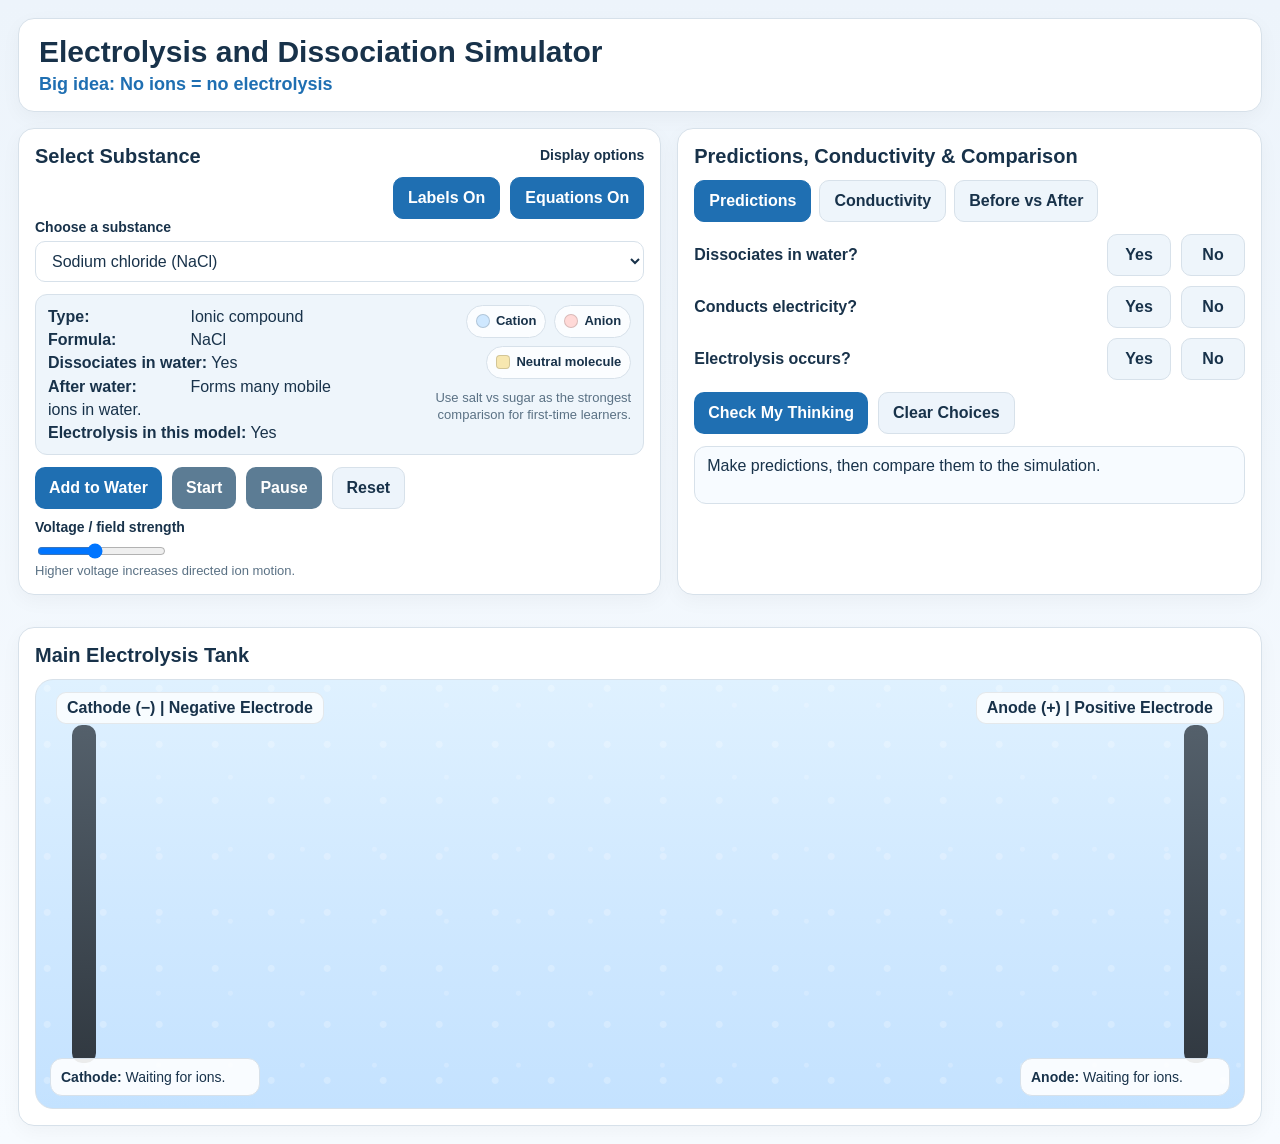
<file: Electrolysis.html>
<!DOCTYPE html>
<html lang="en">
<head>
  <meta charset="UTF-8" />
  <meta name="viewport" content="width=device-width, initial-scale=1.0" />
  <title>Electrolysis and Dissociation Simulator</title>
  <style>
    :root{
      --bg:#f4f7fb;
      --panel:#ffffff;
      --ink:#18324a;
      --muted:#5a7184;
      --line:#d7e1ea;
      --accent:#1f6fb2;
      --accent2:#2f9e44;
      --warn:#d94841;
      --soft:#eef5fb;
    }
    *{box-sizing:border-box}
    body{
      margin:0;
      font-family:Arial, Helvetica, sans-serif;
      color:var(--ink);
      background:linear-gradient(180deg,#edf4fb 0%, #f7fbff 100%);
    }
    .wrap{
      max-width:1300px;
      margin:0 auto;
      padding:18px;
    }
    .title{
      background:var(--panel);
      border:1px solid var(--line);
      border-radius:16px;
      padding:16px 20px;
      box-shadow:0 6px 20px rgba(0,0,0,.04);
      margin-bottom:16px;
    }
    h1{
      margin:0 0 6px 0;
      font-size:30px;
      line-height:1.1;
    }
    .subtitle{
      font-size:18px;
      color:var(--accent);
      font-weight:700;
    }
    .grid{
      display:grid;
      gap:16px;
    }
    .top{
      grid-template-columns: 1.1fr 1fr;
    }
    .mid{
      grid-template-columns: 1fr;
      margin-top:16px;
    }
    .bottom{
      grid-template-columns: 1fr;
      margin-top:16px;
      align-items:start;
    }
    .panel{
      background:var(--panel);
      border:1px solid var(--line);
      border-radius:16px;
      padding:16px;
      box-shadow:0 6px 20px rgba(0,0,0,.04);
    }
    .panel h2{
      margin:0 0 12px 0;
      font-size:20px;
    }
    .panel h3{
      margin:0 0 8px 0;
      font-size:17px;
    }
    label{
      font-weight:700;
      font-size:14px;
      display:block;
      margin-bottom:6px;
    }
    select, button, input[type="range"]{
      font:inherit;
    }
    select{
      width:100%;
      padding:10px 12px;
      border:1px solid var(--line);
      border-radius:10px;
      background:#fff;
      color:var(--ink);
      font-size:16px;
    }
    .btnrow{
      display:flex;
      flex-wrap:wrap;
      gap:10px;
      margin-top:12px;
    }
    button{
      border:none;
      border-radius:10px;
      padding:11px 14px;
      font-weight:700;
      cursor:pointer;
      background:var(--accent);
      color:#fff;
    }
    button.secondary{
      background:#5c7c94;
    }
    button.ghost{
      background:#edf4fb;
      color:var(--ink);
      border:1px solid var(--line);
    }
    button.choice{
      background:#eef5fb;
      color:var(--ink);
      border:1px solid var(--line);
      min-width:64px;
    }
    button.choice.active{
      background:var(--accent);
      color:#fff;
      border-color:var(--accent);
    }
    .meta{
      margin-top:12px;
      padding:10px 12px;
      border-radius:12px;
      background:var(--soft);
      border:1px solid var(--line);
      line-height:1.45;
    }
    .meta strong{display:inline-block; min-width:138px;}
    .title-line{
      display:flex;
      justify-content:space-between;
      align-items:flex-start;
      gap:16px;
      flex-wrap:wrap;
    }
    .header-controls{
      display:flex;
      align-items:flex-start;
      gap:12px;
      flex-wrap:wrap;
      margin-top:2px;
    }
    .header-controls .display-group{
      display:flex;
      flex-direction:column;
      align-items:flex-end;
      gap:8px;
    }
    .header-controls .display-buttons{
      display:flex;
      gap:10px;
      flex-wrap:wrap;
      justify-content:flex-end;
    }
    .meta-wrap{
      display:flex;
      gap:16px;
      align-items:flex-start;
      justify-content:space-between;
      flex-wrap:nowrap;
    }
    .meta-text{
      flex:1 1 auto;
      min-width:0;
    }
    .meta-side{
      flex:0 0 260px;
      width:260px;
      display:flex;
      flex-direction:column;
      align-items:flex-end;
      justify-content:flex-start;
      gap:8px;
      margin-left:auto;
      padding-top:0;
    }
    .meta-side .legend{
      justify-content:flex-end;
      align-self:flex-start;
      width:100%;
      margin-top:0;
    }
    .meta-note{
      text-align:right;
      color:var(--muted);
      font-size:13px;
      line-height:1.35;
      margin-top:2px;
    }
    .predict-grid{
      display:grid;
      grid-template-columns: 1.4fr auto auto;
      gap:10px;
      align-items:center;
    }
    .tabs{
      display:flex;
      gap:8px;
      margin-bottom:12px;
      flex-wrap:wrap;
    }
    .tab-btn{
      background:#eef5fb;
      color:var(--ink);
      border:1px solid var(--line);
    }
    .tab-btn.active{
      background:var(--accent);
      color:#fff;
      border-color:var(--accent);
    }
    .tab-panel{display:none;}
    .tab-panel.active{display:block;}
    .predict-grid .q{
      font-weight:700;
    }
    .small{
      font-size:13px;
      color:var(--muted);
    }
    .compare{
      display:grid;
      grid-template-columns:1fr 1fr;
      gap:14px;
    }
    .mini-box{
      border:1px solid var(--line);
      border-radius:14px;
      padding:12px;
      background:#fbfdff;
    }
    .particle-space{
      position:relative;
      height:170px;
      border:1px dashed #c9d8e6;
      border-radius:12px;
      background:linear-gradient(180deg,#fdfefe 0%,#f3f9ff 100%);
      overflow:hidden;
      margin-top:8px;
    }
    .equation{
      margin-top:8px;
      font-family:"Trebuchet MS", Arial, sans-serif;
      font-size:17px;
      font-weight:700;
      color:#284c6a;
    }
    .particle{
      position:absolute;
      width:40px;
      height:40px;
      border-radius:50%;
      display:flex;
      align-items:center;
      justify-content:center;
      font-weight:700;
      font-size:12px;
      border:2px solid rgba(0,0,0,.12);
      background:#fff;
      color:#123;
      user-select:none;
    }
    .particle.neutral{
      border-radius:12px;
      width:auto;
      min-width:56px;
      padding:0 8px;
      background:#f7e7b0;
    }
    .particle.cation{
      background:#cfe8ff;
    }
    .particle.anion{
      background:#ffd9d7;
    }

    .tank{
      position:relative;
      height:430px;
      border-radius:18px;
      border:1px solid var(--line);
      overflow:hidden;
      background:linear-gradient(180deg,#dff1ff 0%, #cfe8ff 55%, #c4e2ff 100%);
    }
    .water-overlay{
      position:absolute;
      inset:0;
      background:
        radial-gradient(circle at 20% 15%, rgba(255,255,255,.45) 0 3px, transparent 4px) 0 0/56px 56px,
        radial-gradient(circle at 70% 35%, rgba(255,255,255,.35) 0 2px, transparent 3px) 0 0/72px 72px;
      opacity:.55;
      pointer-events:none;
    }
    .electrode{
      position:absolute;
      top:45px;
      bottom:45px;
      width:24px;
      background:linear-gradient(180deg,#54606b,#313941);
      border-radius:10px;
      z-index:3;
    }
    .electrode.left{left:36px;}
    .electrode.right{right:36px;}
    .electrode-label{
      position:absolute;
      top:12px;
      font-size:16px;
      font-weight:700;
      z-index:4;
      background:rgba(255,255,255,.78);
      padding:6px 10px;
      border-radius:10px;
      border:1px solid rgba(0,0,0,.08);
    }
    .electrode-label.left{left:20px;}
    .electrode-label.right{right:20px;}
    .reaction-box{
      position:absolute;
      bottom:12px;
      width:210px;
      background:rgba(255,255,255,.9);
      border:1px solid var(--line);
      border-radius:12px;
      padding:10px;
      font-size:14px;
      z-index:4;
    }
    .reaction-box.left{left:14px;}
    .reaction-box.right{right:14px;}
    #tankParticles{
      position:absolute; inset:0;
    }
    .tank-particle{
      position:absolute;
      width:42px;
      height:42px;
      border-radius:50%;
      display:flex;
      align-items:center;
      justify-content:center;
      font-size:12px;
      font-weight:700;
      border:2px solid rgba(0,0,0,.13);
      z-index:2;
      box-shadow:0 4px 10px rgba(0,0,0,.08);
      user-select:none;
    }
    .tank-particle.cation{background:#cfe8ff;}
    .tank-particle.anion{background:#ffd9d7;}
    .tank-particle.neutral{
      background:#f7e7b0;
      border-radius:12px;
      width:auto;
      min-width:58px;
      padding:0 8px;
    }
    .bubble{
      position:absolute;
      width:12px;
      height:12px;
      border-radius:50%;
      background:rgba(255,255,255,.75);
      border:1px solid rgba(90,113,132,.3);
      z-index:1;
      pointer-events:none;
    }

    .controls-grid{
      display:grid;
      grid-template-columns:1fr 1fr;
      gap:12px;
      margin-top:10px;
    }
    .toggle-row{
      display:flex;
      gap:10px;
      flex-wrap:wrap;
      margin-top:8px;
    }
    .pill{
      display:inline-block;
      padding:8px 10px;
      border-radius:999px;
      border:1px solid var(--line);
      background:#f8fbfe;
      font-size:14px;
      font-weight:700;
    }
    .meter-wrap{
      margin-top:12px;
      padding:12px;
      border:1px solid var(--line);
      border-radius:12px;
      background:#fbfdff;
    }
    .meter{
      width:100%;
      height:18px;
      border-radius:999px;
      background:#e8eef5;
      overflow:hidden;
      border:1px solid var(--line);
      margin-top:8px;
    }
    .meter-fill{
      height:100%;
      width:0%;
      background:linear-gradient(90deg,#89b4d8,#1f6fb2);
      transition:width .4s ease;
    }
    .bulb{
      font-size:28px;
      vertical-align:middle;
      margin-right:8px;
    }
    .explain{
      min-height:150px;
      line-height:1.55;
      font-size:16px;
    }
    .feedback{
      margin-top:12px;
      padding:10px 12px;
      border-radius:12px;
      background:#f7fbff;
      border:1px solid var(--line);
      min-height:58px;
    }
    .legend{
      display:flex;
      flex-wrap:wrap;
      gap:8px;
      margin-top:0;
    }
    .legend span{
      display:inline-flex;
      align-items:center;
      gap:6px;
      padding:6px 9px;
      border:1px solid var(--line);
      border-radius:999px;
      background:#fbfdff;
      font-size:13px;
      font-weight:700;
      white-space:nowrap;
    }
    .dot{
      width:14px;height:14px;border-radius:50%;
      display:inline-block;border:1px solid rgba(0,0,0,.15);
    }
    .dot.cation{background:#cfe8ff}
    .dot.anion{background:#ffd9d7}
    .dot.neutral{background:#f7e7b0;border-radius:4px}
    .footer-note{
      margin-top:8px;
      color:var(--muted);
      font-size:13px;
    }
    @media (max-width: 980px){
      .top,.mid,.bottom{grid-template-columns:1fr;}
      .tank{height:400px;}
      .header-controls .display-group{
        align-items:flex-start;
      }
      .header-controls .display-buttons{
        justify-content:flex-start;
      }
      .meta-wrap{
        flex-wrap:wrap;
      }
      .meta-side{
        align-items:flex-start;
        width:auto;
        flex:1 1 100%;
      }
      .meta-side .legend{
        justify-content:flex-start;
      }
      .meta-note{
        text-align:left;
      }
    }
  </style>
</head>
<body>
<div class="wrap">
  <div class="title">
    <h1>Electrolysis and Dissociation Simulator</h1>
    <div class="subtitle">Big idea: No ions = no electrolysis</div>
  </div>

  <div class="grid top">
    <section class="panel">
      <div class="title-line">
        <h2>Select Substance</h2>
        <div class="header-controls">
          <div class="display-group">
            <label>Display options</label>
            <div class="display-buttons">
              <button id="labelsToggle" class="choice active">Labels On</button>
              <button id="equationsToggle" class="choice active">Equations On</button>
            </div>
          </div>
        </div>
      </div>
      <label for="substanceSelect">Choose a substance</label>
      <select id="substanceSelect"></select>

      <div class="meta">
        <div class="meta-wrap">
          <div class="meta-text" id="substanceMeta"></div>
          <div class="meta-side">
            <div class="legend">
              <span><i class="dot cation"></i> Cation</span>
              <span><i class="dot anion"></i> Anion</span>
              <span><i class="dot neutral"></i> Neutral molecule</span>
            </div>
            <div class="meta-note">Use salt vs sugar as the strongest comparison for first-time learners.</div>
          </div>
        </div>
      </div>
    

      <div class="btnrow">
        <button id="addBtn">Add to Water</button>
        <button id="startBtn" class="secondary">Start</button>
        <button id="pauseBtn" class="secondary">Pause</button>
        <button id="resetBtn" class="ghost">Reset</button>
      </div>

      <div class="controls-grid">
        <div>
          <label for="voltageSlider">Voltage / field strength</label>
          <input id="voltageSlider" type="range" min="1" max="10" step="1" value="5" />
          <div class="small">Higher voltage increases directed ion motion.</div>
        </div>
        
      </div>
    </section>
    <section class="panel">
      <h2>Predictions, Conductivity & Comparison</h2>
      <div class="tabs">
        <button id="tabPredictions" class="tab-btn active">Predictions</button>
        <button id="tabConductivity" class="tab-btn">Conductivity</button>
        <button id="tabComparison" class="tab-btn">Before vs After</button>
      </div>

      <div id="predictionsPanel" class="tab-panel active">
        <div class="predict-grid">
          <div class="q">Dissociates in water?</div>
          <button class="choice predict" data-q="dissociates" data-a="yes">Yes</button>
          <button class="choice predict" data-q="dissociates" data-a="no">No</button>

          <div class="q">Conducts electricity?</div>
          <button class="choice predict" data-q="conducts" data-a="yes">Yes</button>
          <button class="choice predict" data-q="conducts" data-a="no">No</button>

          <div class="q">Electrolysis occurs?</div>
          <button class="choice predict" data-q="electrolysis" data-a="yes">Yes</button>
          <button class="choice predict" data-q="electrolysis" data-a="no">No</button>
        </div>
        <div class="btnrow">
          <button id="checkPredictionsBtn">Check My Thinking</button>
          <button id="clearPredictionsBtn" class="ghost">Clear Choices</button>
        </div>
        <div class="feedback" id="predictionFeedback">
          Make predictions, then compare them to the simulation.
        </div>
      </div>

      <div id="conductivityPanel" class="tab-panel">
        <div class="meter-wrap">
          <div><span class="bulb" id="bulbIcon">💡</span><strong id="bulbLabel">Not added yet</strong></div>
          <div class="meter"><div class="meter-fill" id="meterFill"></div></div>
          <div class="small" id="conductivityText" style="margin-top:8px;">Add a substance to see conductivity.</div>
        </div>
        <div class="meter-wrap">
          <h3 style="margin-bottom:6px;">Live Explanation</h3>
          <div class="explain" id="explanationBox"></div>
        </div>
      </div>

      <div id="comparisonPanel" class="tab-panel">
        <div class="compare">
          <div class="mini-box">
            <h3>Before Water</h3>
            <div class="small">How the substance is represented before mixing</div>
            <div class="particle-space" id="beforeBox"></div>
            <div class="equation" id="beforeEquation"></div>
          </div>
          <div class="mini-box">
            <h3>After Water</h3>
            <div class="small">What particles are present after dissolving in water</div>
            <div class="particle-space" id="afterBox"></div>
            <div class="equation" id="afterEquation"></div>
          </div>
        </div>
      </div>
    </section>
</div>


  <div class="grid mid"></div>

  <div class="grid bottom">
    <section class="panel">
      <h2>Main Electrolysis Tank</h2>
      <div class="tank" id="tank">
        <div class="electrode-label left" id="leftLabel">Cathode (−) | Negative Electrode</div>
        <div class="electrode-label right" id="rightLabel">Anode (+) | Positive Electrode</div>
        <div class="electrode left"></div>
        <div class="electrode right"></div>
        <div id="tankParticles"></div>
        <div class="water-overlay"></div>
        <div class="reaction-box left" id="leftReaction"><strong>Cathode:</strong> Waiting for ions.</div>
        <div class="reaction-box right" id="rightReaction"><strong>Anode:</strong> Waiting for ions.</div>
      </div>
    </section>

    
  </div>
</div>

<script>
const substances = {
  nacl: {
    name: "NaCl",
    display: "Sodium chloride (NaCl)",
    type: "Ionic compound",
    formula: "NaCl",
    beforeEquation: "NaCl",
    afterEquation: "NaCl → Na⁺ + Cl⁻",
    dissociates: true,
    conducts: "strong",
    electrolysis: true,
    ions: [
      {label:"Na⁺", kind:"cation"},
      {label:"Cl⁻", kind:"anion"}
    ],
    beforeUnits: [
      {label:"NaCl", kind:"neutral"},
      {label:"NaCl", kind:"neutral"},
      {label:"NaCl", kind:"neutral"},
      {label:"NaCl", kind:"neutral"}
    ],
    afterUnits: [
      {label:"Na⁺", kind:"cation"},
      {label:"Cl⁻", kind:"anion"},
      {label:"Na⁺", kind:"cation"},
      {label:"Cl⁻", kind:"anion"},
      {label:"Na⁺", kind:"cation"},
      {label:"Cl⁻", kind:"anion"}
    ],
    explanation: "NaCl is an ionic compound. In water, it dissociates into Na⁺ and Cl⁻ ions. Those charged particles can move through the solution, so current flows. During electrolysis, positive ions move toward the cathode and negative ions move toward the anode.",
    cathode: "Cations arrive here. In this model, reduction happens at the cathode.",
    anode: "Anions arrive here. In this model, oxidation happens at the anode.",
    afterBehavior: "Forms many mobile ions in water."
  },
  cucl2: {
    name: "CuCl₂",
    display: "Copper(II) chloride (CuCl₂)",
    type: "Ionic compound",
    formula: "CuCl₂",
    beforeEquation: "CuCl₂",
    afterEquation: "CuCl₂ → Cu²⁺ + 2Cl⁻",
    dissociates: true,
    conducts: "strong",
    electrolysis: true,
    ions: [
      {label:"Cu²⁺", kind:"cation"},
      {label:"Cl⁻", kind:"anion"}
    ],
    beforeUnits: [
      {label:"CuCl₂", kind:"neutral"},
      {label:"CuCl₂", kind:"neutral"},
      {label:"CuCl₂", kind:"neutral"},
      {label:"CuCl₂", kind:"neutral"}
    ],
    afterUnits: [
      {label:"Cu²⁺", kind:"cation"},
      {label:"Cl⁻", kind:"anion"},
      {label:"Cl⁻", kind:"anion"},
      {label:"Cu²⁺", kind:"cation"},
      {label:"Cl⁻", kind:"anion"},
      {label:"Cl⁻", kind:"anion"}
    ],
    explanation: "CuCl₂ dissociates into copper ions and chloride ions in water. Because many ions are present, the solution conducts well. This is a strong example of electrolysis because students can clearly connect dissociation to ion motion.",
    cathode: "Cu²⁺ ions move toward the cathode. In a fuller model, copper can be deposited here.",
    anode: "Cl⁻ ions move toward the anode. In a fuller model, oxidation can produce chlorine gas.",
    afterBehavior: "Forms many mobile ions in water."
  },
  hcl: {
    name: "HCl",
    display: "Hydrochloric acid (HCl)",
    type: "Strong acid",
    formula: "HCl",
    beforeEquation: "HCl",
    afterEquation: "HCl → H⁺ + Cl⁻",
    dissociates: true,
    conducts: "strong",
    electrolysis: true,
    ions: [
      {label:"H⁺", kind:"cation"},
      {label:"Cl⁻", kind:"anion"}
    ],
    beforeUnits: [
      {label:"HCl", kind:"neutral"},
      {label:"HCl", kind:"neutral"},
      {label:"HCl", kind:"neutral"},
      {label:"HCl", kind:"neutral"}
    ],
    afterUnits: [
      {label:"H⁺", kind:"cation"},
      {label:"Cl⁻", kind:"anion"},
      {label:"H⁺", kind:"cation"},
      {label:"Cl⁻", kind:"anion"},
      {label:"H⁺", kind:"cation"},
      {label:"Cl⁻", kind:"anion"}
    ],
    explanation: "HCl is a molecular substance, but it is also a strong acid. In water, it dissociates into H⁺ and Cl⁻ ions. That means it still conducts electricity well and can support electrolysis.",
    cathode: "H⁺ ions move toward the cathode. In a fuller model, hydrogen gas can form here.",
    anode: "Cl⁻ ions move toward the anode.",
    afterBehavior: "Although molecular, it dissociates strongly in water."
  },
  naoh: {
    name: "NaOH",
    display: "Sodium hydroxide (NaOH)",
    type: "Strong base",
    formula: "NaOH",
    beforeEquation: "NaOH",
    afterEquation: "NaOH → Na⁺ + OH⁻",
    dissociates: true,
    conducts: "strong",
    electrolysis: true,
    ions: [
      {label:"Na⁺", kind:"cation"},
      {label:"OH⁻", kind:"anion"}
    ],
    beforeUnits: [
      {label:"NaOH", kind:"neutral"},
      {label:"NaOH", kind:"neutral"},
      {label:"NaOH", kind:"neutral"},
      {label:"NaOH", kind:"neutral"}
    ],
    afterUnits: [
      {label:"Na⁺", kind:"cation"},
      {label:"OH⁻", kind:"anion"},
      {label:"Na⁺", kind:"cation"},
      {label:"OH⁻", kind:"anion"},
      {label:"Na⁺", kind:"cation"},
      {label:"OH⁻", kind:"anion"}
    ],
    explanation: "NaOH produces Na⁺ and OH⁻ ions in water. Since the solution contains many mobile ions, it conducts electricity strongly and supports electrolysis.",
    cathode: "Cations move toward the cathode.",
    anode: "OH⁻ ions move toward the anode.",
    afterBehavior: "Forms many mobile ions in water."
  },
  sugar: {
    name: "Sugar",
    display: "Sugar (C₁₂H₂₂O₁₁)",
    type: "Molecular compound",
    formula: "C₁₂H₂₂O₁₁",
    beforeEquation: "C₁₂H₂₂O₁₁",
    afterEquation: "Sugar molecules remain intact in water",
    dissociates: false,
    conducts: "none",
    electrolysis: false,
    ions: [],
    beforeUnits: [
      {label:"Sugar", kind:"neutral"},
      {label:"Sugar", kind:"neutral"},
      {label:"Sugar", kind:"neutral"},
      {label:"Sugar", kind:"neutral"}
    ],
    afterUnits: [
      {label:"Sugar", kind:"neutral"},
      {label:"Sugar", kind:"neutral"},
      {label:"Sugar", kind:"neutral"},
      {label:"Sugar", kind:"neutral"}
    ],
    explanation: "Sugar dissolves in water, but it does not dissociate into ions. Because no charged particles are available to move toward the electrodes, the solution does not conduct well and electrolysis does not occur in this model.",
    cathode: "No significant ion traffic reaches the cathode.",
    anode: "No significant ion traffic reaches the anode.",
    afterBehavior: "Dissolves, but stays as neutral molecules."
  },
  water: {
    name: "Distilled Water",
    display: "Distilled water",
    type: "Molecular substance",
    formula: "H₂O",
    beforeEquation: "H₂O",
    afterEquation: "Very few H⁺ and OH⁻ ions are present",
    dissociates: "very little",
    conducts: "weak",
    electrolysis: "minimal",
    ions: [
      {label:"H⁺", kind:"cation"},
      {label:"OH⁻", kind:"anion"}
    ],
    beforeUnits: [
      {label:"H₂O", kind:"neutral"},
      {label:"H₂O", kind:"neutral"},
      {label:"H₂O", kind:"neutral"},
      {label:"H₂O", kind:"neutral"}
    ],
    afterUnits: [
      {label:"H₂O", kind:"neutral"},
      {label:"H₂O", kind:"neutral"},
      {label:"H⁺", kind:"cation"},
      {label:"OH⁻", kind:"anion"},
      {label:"H₂O", kind:"neutral"}
    ],
    explanation: "Pure water contains only a very small number of ions, so it conducts poorly. This is useful for showing that water alone does not automatically mean strong conductivity.",
    cathode: "Only very limited ion motion reaches the cathode.",
    anode: "Only very limited ion motion reaches the anode.",
    afterBehavior: "Only a tiny fraction forms ions."
  }
};

const state = {
  currentKey: 'nacl',
  added: false,
  running: false,
  showLabels: true,
  showEquations: true,
  voltage: 5,
  predictions: {
    dissociates: null,
    conducts: null,
    electrolysis: null
  },
  particles: [],
  bubbles: []
};

const substanceSelect = document.getElementById('substanceSelect');
const substanceMeta = document.getElementById('substanceMeta');
const beforeBox = document.getElementById('beforeBox');
const afterBox = document.getElementById('afterBox');
const beforeEquation = document.getElementById('beforeEquation');
const afterEquation = document.getElementById('afterEquation');
const tankParticles = document.getElementById('tankParticles');
const explanationBox = document.getElementById('explanationBox');
const meterFill = document.getElementById('meterFill');
const bulbLabel = document.getElementById('bulbLabel');
const bulbIcon = document.getElementById('bulbIcon');
const conductivityText = document.getElementById('conductivityText');
const leftReaction = document.getElementById('leftReaction');
const rightReaction = document.getElementById('rightReaction');
const predictionFeedback = document.getElementById('predictionFeedback');
const labelsToggle = document.getElementById('labelsToggle');
const equationsToggle = document.getElementById('equationsToggle');
const voltageSlider = document.getElementById('voltageSlider');
const tank = document.getElementById('tank');

function initSelect(){
  for (const [key, obj] of Object.entries(substances)){
    const opt = document.createElement('option');
    opt.value = key;
    opt.textContent = obj.display;
    substanceSelect.appendChild(opt);
  }
  substanceSelect.value = state.currentKey;
}

function currentSubstance(){
  return substances[state.currentKey];
}

function renderMeta(){
  const s = currentSubstance();
  const dissText = s.dissociates === true ? "Yes" : s.dissociates === false ? "No" : "Very little";
  const electroText = s.electrolysis === true ? "Yes" : s.electrolysis === false ? "No" : "Minimal";
  substanceMeta.innerHTML = `
    <div><strong>Type:</strong> ${s.type}</div>
    <div><strong>Formula:</strong> ${s.formula}</div>
    <div><strong>Dissociates in water:</strong> ${dissText}</div>
    <div><strong>After water:</strong> ${s.afterBehavior}</div>
    <div><strong>Electrolysis in this model:</strong> ${electroText}</div>
  `;
}

function clearBox(box){
  box.innerHTML = '';
}

function placeParticle(parent, x, y, label, kind){
  const p = document.createElement('div');
  p.className = `particle ${kind}`;
  p.style.left = x + 'px';
  p.style.top = y + 'px';
  p.textContent = state.showLabels ? label : '';
  parent.appendChild(p);
}

function renderBeforeAfter(){
  const s = currentSubstance();
  clearBox(beforeBox);
  clearBox(afterBox);

  const beforePositions = [
    [18, 22],[118, 38],[58, 100],[168, 110]
  ];
  s.beforeUnits.forEach((u, i) => {
    const [x,y] = beforePositions[i % beforePositions.length];
    placeParticle(beforeBox, x, y, u.label, u.kind);
  });

  const afterPositions = [
    [16, 18],[110, 18],[204, 32],[42, 96],[142, 96],[228, 108]
  ];
  s.afterUnits.forEach((u, i) => {
    const [x,y] = afterPositions[i % afterPositions.length];
    placeParticle(afterBox, x, y, u.label, u.kind);
  });

  beforeEquation.textContent = state.showEquations ? s.beforeEquation : '';
  afterEquation.textContent = state.showEquations ? s.afterEquation : '';
}

function setConductivity(){
  const s = currentSubstance();
  if (!state.added){
    meterFill.style.width = '0%';
    bulbLabel.textContent = 'Not added yet';
    bulbIcon.textContent = '💡';
    conductivityText.textContent = 'Add a substance to see conductivity.';
    return;
  }
  if (s.conducts === 'strong'){
    meterFill.style.width = '92%';
    bulbLabel.textContent = 'Strong conduction';
    bulbIcon.textContent = '💡';
    conductivityText.textContent = 'Many mobile ions are present, so the solution conducts strongly.';
  } else if (s.conducts === 'weak'){
    meterFill.style.width = '26%';
    bulbLabel.textContent = 'Weak conduction';
    bulbIcon.textContent = '💡';
    conductivityText.textContent = 'Very few ions are present, so conduction is weak.';
  } else {
    meterFill.style.width = '4%';
    bulbLabel.textContent = 'No meaningful conduction';
    bulbIcon.textContent = '💡';
    conductivityText.textContent = 'Neutral molecules are present, so the solution does not conduct meaningfully.';
  }
}

function setExplanation(){
  const s = currentSubstance();
  if (!state.added){
    explanationBox.textContent = 'Choose a substance, make a prediction, and click Add to Water. The simulator will compare what the particles look like before mixing and after mixing.';
  } else if (!state.running){
    explanationBox.textContent = s.explanation;
  } else {
    const motionText = s.conducts === 'strong'
      ? 'The electric field is pulling ions toward opposite electrodes.'
      : s.conducts === 'weak'
      ? 'Only limited ion motion is visible because very few ions are present.'
      : 'No directed particle motion occurs because the dissolved substance remains neutral.';
    explanationBox.textContent = s.explanation + ' ' + motionText;
  }
}

function setReactions(){
  const s = currentSubstance();
  leftReaction.innerHTML = `<strong>Cathode:</strong> ${state.added ? s.cathode : 'Waiting for ions.'}`;
  rightReaction.innerHTML = `<strong>Anode:</strong> ${state.added ? s.anode : 'Waiting for ions.'}`;
}

function makeTankParticles(){
  tankParticles.innerHTML = '';
  state.particles = [];
  state.bubbles = [];
  const s = currentSubstance();

  let units = [];
  if (!state.added){
    return;
  }

  if (s.conducts === 'strong'){
    for (let i = 0; i < 14; i++){
      const ion = s.ions[i % s.ions.length];
      units.push({label: ion.label, kind: ion.kind});
    }
  } else if (s.conducts === 'weak'){
    units = [
      {label:'H₂O', kind:'neutral'},
      {label:'H₂O', kind:'neutral'},
      {label:'H⁺', kind:'cation'},
      {label:'OH⁻', kind:'anion'},
      {label:'H₂O', kind:'neutral'},
      {label:'H₂O', kind:'neutral'}
    ];
  } else {
    for (let i = 0; i < 10; i++){
      units.push({label:'Sugar', kind:'neutral'});
    }
  }

  const width = tank.clientWidth;
  const height = tank.clientHeight;
  units.forEach((u, i) => {
    const el = document.createElement('div');
    el.className = `tank-particle ${u.kind}`;
    el.textContent = state.showLabels ? u.label : '';
    tankParticles.appendChild(el);

    const x = 90 + Math.random() * (width - 180);
    const y = 60 + Math.random() * (height - 140);
    const vx = (Math.random() - 0.5) * 0.8;
    const vy = (Math.random() - 0.5) * 0.8;

    state.particles.push({
      el, label:u.label, kind:u.kind, x, y, vx, vy, w: u.kind === 'neutral' ? 58 : 42, h: 42
    });
  });
  positionTankParticles();
}

function positionTankParticles(){
  state.particles.forEach(p => {
    p.el.style.left = p.x + 'px';
    p.el.style.top = p.y + 'px';
    p.el.textContent = state.showLabels ? p.label : '';
  });
}

function makeBubble(x, y){
  const b = document.createElement('div');
  b.className = 'bubble';
  b.style.left = x + 'px';
  b.style.top = y + 'px';
  tankParticles.appendChild(b);
  state.bubbles.push({el:b, x:x, y:y, vy: -(0.4 + Math.random()*0.7), life: 120 + Math.random()*60});
}

function updateBubbles(){
  state.bubbles.forEach(b => {
    b.y += b.vy;
    b.life -= 1;
    b.el.style.top = b.y + 'px';
    b.el.style.opacity = Math.max(0, b.life/160);
  });
  state.bubbles = state.bubbles.filter(b => {
    if (b.life <= 0 || b.y < 10){
      b.el.remove();
      return false;
    }
    return true;
  });
}

function animate(){
  if (!state.running) return;
  const width = tank.clientWidth;
  const height = tank.clientHeight;
  const leftBound = 65;
  const rightBound = width - 65;
  const field = 0.08 + state.voltage * 0.03;

  state.particles.forEach((p, idx) => {
    p.vx += (Math.random() - 0.5) * 0.04;
    p.vy += (Math.random() - 0.5) * 0.04;

    if (p.kind === 'cation'){
      p.vx -= field;
    } else if (p.kind === 'anion'){
      p.vx += field;
    } else {
      p.vx += (Math.random() - 0.5) * 0.02;
    }

    p.vx = Math.max(-2.6, Math.min(2.6, p.vx));
    p.vy = Math.max(-1.6, Math.min(1.6, p.vy));

    p.x += p.vx;
    p.y += p.vy;

    if (p.y < 50){ p.y = 50; p.vy *= -0.9; }
    if (p.y > height - 60){ p.y = height - 60; p.vy *= -0.9; }

    if (p.kind === 'cation' && p.x < leftBound){
      p.x = leftBound + Math.random()*16;
      p.vx = Math.abs(p.vx) * 0.2;
      if (Math.random() < 0.08 + state.voltage*0.01) makeBubble(58 + Math.random()*22, 280 + Math.random()*100);
    } else if (p.kind === 'anion' && p.x > rightBound - p.w){
      p.x = rightBound - p.w - Math.random()*16;
      p.vx = -Math.abs(p.vx) * 0.2;
      if (Math.random() < 0.08 + state.voltage*0.01) makeBubble(width - 72 + Math.random()*18, 280 + Math.random()*100);
    } else {
      if (p.x < 20){ p.x = 20; p.vx *= -0.9; }
      if (p.x > width - p.w - 20){ p.x = width - p.w - 20; p.vx *= -0.9; }
    }
  });

  positionTankParticles();
  updateBubbles();
  requestAnimationFrame(animate);
}

function refreshAll(){
  renderMeta();
  renderBeforeAfter();
  setConductivity();
  setExplanation();
  setReactions();
  makeTankParticles();
}

function setPredictionButtonStates(){
  document.querySelectorAll('.predict').forEach(btn => {
    const q = btn.dataset.q;
    const a = btn.dataset.a;
    btn.classList.toggle('active', state.predictions[q] === a);
  });
}

function clearPredictions(){
  state.predictions = {dissociates:null, conducts:null, electrolysis:null};
  setPredictionButtonStates();
  predictionFeedback.textContent = 'Predictions cleared.';
}

function answerToText(v){
  if (v === true) return 'yes';
  if (v === false) return 'no';
  if (v === 'very little') return 'yes';
  if (v === 'minimal') return 'yes';
  if (v === 'strong') return 'yes';
  if (v === 'weak') return 'yes';
  if (v === 'none') return 'no';
  return '';
}

function checkPredictions(){
  const s = currentSubstance();
  const correct = {
    dissociates: answerToText(s.dissociates),
    conducts: answerToText(s.conducts),
    electrolysis: answerToText(s.electrolysis)
  };
  let lines = [];
  let score = 0;
  for (const q of ['dissociates','conducts','electrolysis']){
    const guess = state.predictions[q];
    const ok = guess && guess === correct[q];
    if (ok) score += 1;
    const label = q === 'dissociates' ? 'Dissociates'
                 : q === 'conducts' ? 'Conducts'
                 : 'Electrolysis';
    lines.push(`${label}: ${guess ? guess.toUpperCase() : 'NO CHOICE'} | Correct: ${correct[q].toUpperCase()} ${ok ? '✓' : '✗'}`);
  }
  predictionFeedback.innerHTML = `<strong>Score: ${score}/3</strong><br>${lines.join('<br>')}`;
}

document.getElementById('addBtn').addEventListener('click', () => {
  state.added = true;
  state.running = false;
  refreshAll();
});

document.getElementById('startBtn').addEventListener('click', () => {
  if (!state.added) state.added = true;
  setActiveTab('comparison');
  state.running = true;
  setExplanation();
  if (!state.particles.length) makeTankParticles();
  requestAnimationFrame(animate);
});

document.getElementById('pauseBtn').addEventListener('click', () => {
  state.running = false;
  setExplanation();
});

document.getElementById('resetBtn').addEventListener('click', () => {
  state.running = false;
  state.added = false;
  tankParticles.innerHTML = '';
  state.particles = [];
  state.bubbles = [];
  clearPredictions();
  setActiveTab('predictions');
  setConductivity();
  setExplanation();
  setReactions();
  renderBeforeAfter();
});

substanceSelect.addEventListener('change', (e) => {
  state.currentKey = e.target.value;
  state.running = false;
  state.added = false;
  tankParticles.innerHTML = '';
  state.particles = [];
  state.bubbles = [];
  clearPredictions();
  setActiveTab('predictions');
  refreshAll();
});

labelsToggle.addEventListener('click', () => {
  state.showLabels = !state.showLabels;
  labelsToggle.classList.toggle('active', state.showLabels);
  labelsToggle.textContent = state.showLabels ? 'Labels On' : 'Labels Off';
  renderBeforeAfter();
  positionTankParticles();
});

equationsToggle.addEventListener('click', () => {
  state.showEquations = !state.showEquations;
  equationsToggle.classList.toggle('active', state.showEquations);
  equationsToggle.textContent = state.showEquations ? 'Equations On' : 'Equations Off';
  renderBeforeAfter();
});

voltageSlider.addEventListener('input', (e) => {
  state.voltage = Number(e.target.value);
});

document.querySelectorAll('.predict').forEach(btn => {
  btn.addEventListener('click', () => {
    const q = btn.dataset.q;
    const a = btn.dataset.a;
    state.predictions[q] = a;
    setPredictionButtonStates();
  });
});

document.getElementById('checkPredictionsBtn').addEventListener('click', checkPredictions);
document.getElementById('clearPredictionsBtn').addEventListener('click', clearPredictions);

window.addEventListener('resize', () => {
  if (state.added) makeTankParticles();
  renderBeforeAfter();
});



function setActiveTab(tab){
  const predBtn = document.getElementById('tabPredictions');
  const condBtn = document.getElementById('tabConductivity');
  const compBtn = document.getElementById('tabComparison');
  const predPanel = document.getElementById('predictionsPanel');
  const condPanel = document.getElementById('conductivityPanel');
  const compPanel = document.getElementById('comparisonPanel');

  predBtn.classList.toggle('active', tab === 'predictions');
  condBtn.classList.toggle('active', tab === 'conductivity');
  compBtn.classList.toggle('active', tab === 'comparison');

  predPanel.classList.toggle('active', tab === 'predictions');
  condPanel.classList.toggle('active', tab === 'conductivity');
  compPanel.classList.toggle('active', tab === 'comparison');
}

document.getElementById('tabPredictions').addEventListener('click', () => setActiveTab('predictions'));
document.getElementById('tabConductivity').addEventListener('click', () => setActiveTab('conductivity'));
document.getElementById('tabComparison').addEventListener('click', () => setActiveTab('comparison'));

initSelect();
setActiveTab('predictions');
refreshAll();
</script>
</body>
</html>
</file>
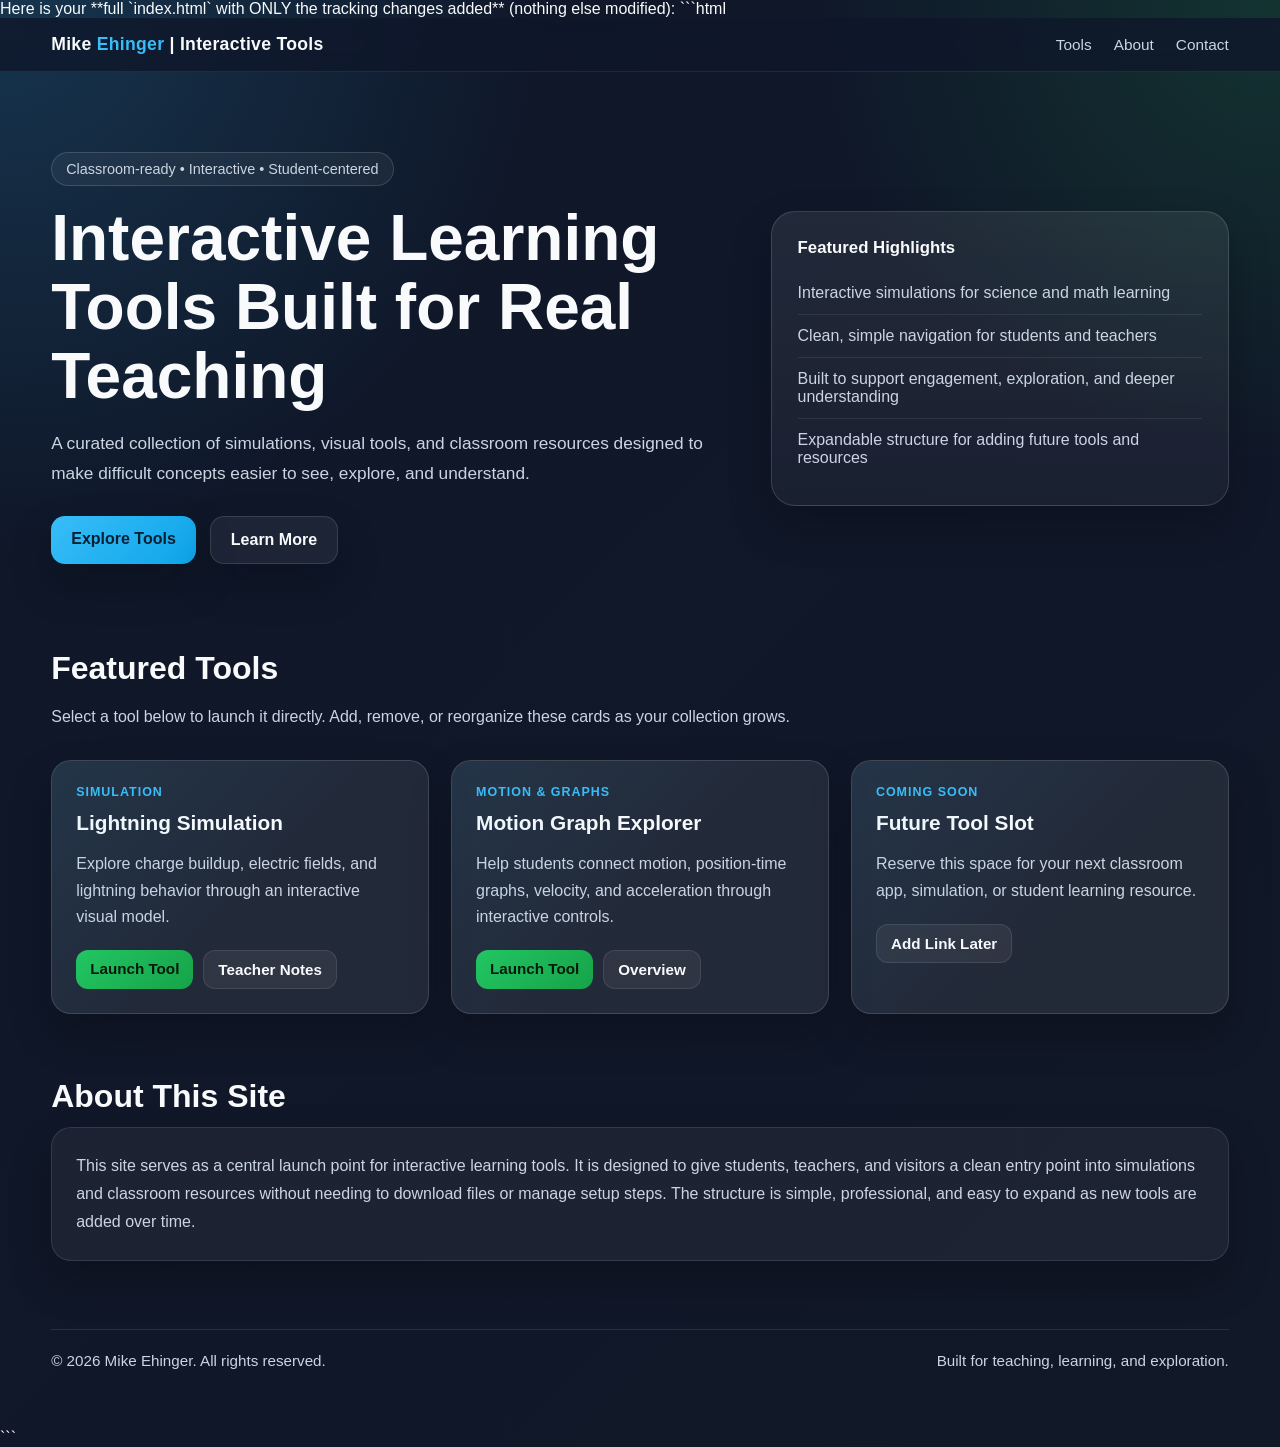
<file: indexORIGINAL.html>
Here is your **full `index.html` with ONLY the tracking changes added** (nothing else modified):

```html
<!DOCTYPE html>
<html lang="en">
<head>
  <!-- Google tag (gtag.js) -->
<script async src="https://www.googletagmanager.com/gtag/js?id=G-KTXL267CL4"></script>
<script>
  window.dataLayer = window.dataLayer || [];
  function gtag(){dataLayer.push(arguments);}
  gtag('js', new Date());

  gtag('config', 'G-KTXL267CL4');
</script>
  <meta charset="UTF-8" />
  <meta name="viewport" content="width=device-width, initial-scale=1.0" />
  <title>Mike Ehinger | Interactive Learning Tools</title>
  <meta name="description" content="Interactive classroom tools, simulations, and learning resources." />
  <style>
    :root {
      --bg: #0f172a;
      --bg-alt: #111827;
      --card: rgba(255,255,255,0.08);
      --card-border: rgba(255,255,255,0.14);
      --text: #f8fafc;
      --muted: #cbd5e1;
      --accent: #38bdf8;
      --accent-2: #22c55e;
      --shadow: 0 20px 40px rgba(0,0,0,0.25);
      --radius: 20px;
      --max-width: 1200px;
    }

    * {
      box-sizing: border-box;
    }

    html {
      scroll-behavior: smooth;
    }

    body {
      margin: 0;
      font-family: Arial, Helvetica, sans-serif;
      color: var(--text);
      background:
        radial-gradient(circle at top left, rgba(56,189,248,0.18), transparent 28%),
        radial-gradient(circle at top right, rgba(34,197,94,0.16), transparent 24%),
        linear-gradient(135deg, var(--bg), var(--bg-alt));
      min-height: 100vh;
    }

    a {
      color: inherit;
      text-decoration: none;
    }

    .container {
      width: min(92%, var(--max-width));
      margin: 0 auto;
    }

    header {
      position: sticky;
      top: 0;
      z-index: 1000;
      backdrop-filter: blur(10px);
      background: rgba(15, 23, 42, 0.78);
      border-bottom: 1px solid rgba(255,255,255,0.08);
    }

    .nav {
      display: flex;
      justify-content: space-between;
      align-items: center;
      padding: 16px 0;
    }

    .brand {
      font-size: 1.1rem;
      font-weight: 700;
      letter-spacing: 0.3px;
    }

    .brand span {
      color: var(--accent);
    }

    .nav-links {
      display: flex;
      gap: 22px;
      align-items: center;
      flex-wrap: wrap;
    }

    .nav-links a {
      color: var(--muted);
      font-size: 0.96rem;
      transition: 0.2s ease;
    }

    .nav-links a:hover {
      color: var(--text);
    }

    .hero {
      padding: 80px 0 50px;
    }

    .hero-grid {
      display: grid;
      grid-template-columns: 1.2fr 0.8fr;
      gap: 32px;
      align-items: center;
    }

    .eyebrow {
      display: inline-block;
      padding: 8px 14px;
      border: 1px solid rgba(255,255,255,0.14);
      background: rgba(255,255,255,0.05);
      border-radius: 999px;
      color: var(--muted);
      font-size: 0.9rem;
      margin-bottom: 18px;
    }

    h1 {
      font-size: clamp(2.2rem, 5vw, 4.2rem);
      line-height: 1.08;
      margin: 0 0 18px;
    }

    .hero p {
      font-size: 1.08rem;
      line-height: 1.7;
      color: var(--muted);
      max-width: 700px;
      margin: 0 0 28px;
    }

    .hero-actions {
      display: flex;
      gap: 14px;
      flex-wrap: wrap;
    }

    .btn {
      display: inline-block;
      padding: 14px 20px;
      border-radius: 14px;
      font-weight: 700;
      transition: transform 0.2s ease, box-shadow 0.2s ease, background 0.2s ease;
      box-shadow: var(--shadow);
    }

    .btn-primary {
      background: linear-gradient(135deg, var(--accent), #0ea5e9);
      color: #062033;
    }

    .btn-secondary {
      background: rgba(255,255,255,0.06);
      border: 1px solid rgba(255,255,255,0.12);
      color: var(--text);
    }

    .btn:hover {
      transform: translateY(-2px);
    }

    .hero-panel {
      background: linear-gradient(180deg, rgba(255,255,255,0.08), rgba(255,255,255,0.04));
      border: 1px solid var(--card-border);
      border-radius: 24px;
      padding: 26px;
      box-shadow: var(--shadow);
    }

    .hero-panel h3 {
      margin-top: 0;
      margin-bottom: 14px;
      font-size: 1.05rem;
    }

    .hero-panel ul {
      list-style: none;
      padding: 0;
      margin: 0;
    }

    .hero-panel li {
      padding: 12px 0;
      border-bottom: 1px solid rgba(255,255,255,0.08);
      color: var(--muted);
    }

    .hero-panel li:last-child {
      border-bottom: none;
    }

    section {
      padding: 36px 0 28px;
    }

    .section-title {
      font-size: 2rem;
      margin: 0 0 12px;
    }

    .section-subtitle {
      color: var(--muted);
      max-width: 760px;
      line-height: 1.7;
      margin-bottom: 30px;
    }

    .tool-grid {
      display: grid;
      grid-template-columns: repeat(auto-fit, minmax(280px, 1fr));
      gap: 22px;
    }

    .tool-card {
      background: var(--card);
      border: 1px solid var(--card-border);
      border-radius: var(--radius);
      padding: 24px;
      box-shadow: var(--shadow);
      transition: transform 0.2s ease, border-color 0.2s ease;
      position: relative;
      overflow: hidden;
    }

    .tool-card:hover {
      transform: translateY(-4px);
      border-color: rgba(56,189,248,0.5);
    }

    .tool-card::before {
      content: "";
      position: absolute;
      inset: 0;
      background: linear-gradient(135deg, rgba(56,189,248,0.08), transparent 55%);
      pointer-events: none;
    }

    .tool-tag {
      display: inline-block;
      font-size: 0.78rem;
      font-weight: 700;
      text-transform: uppercase;
      letter-spacing: 0.08em;
      color: var(--accent);
      margin-bottom: 12px;
    }

    .tool-card h3 {
      margin: 0 0 10px;
      font-size: 1.3rem;
    }

    .tool-card p {
      color: var(--muted);
      line-height: 1.65;
      margin-bottom: 20px;
    }

    .tool-links {
      display: flex;
      gap: 10px;
      flex-wrap: wrap;
    }

    .tool-link {
      display: inline-block;
      padding: 10px 14px;
      border-radius: 12px;
      background: rgba(255,255,255,0.06);
      border: 1px solid rgba(255,255,255,0.10);
      font-weight: 700;
      font-size: 0.95rem;
    }

    .tool-link.primary {
      background: linear-gradient(135deg, var(--accent-2), #16a34a);
      color: #03170a;
      border: none;
    }

    .about-box {
      background: rgba(255,255,255,0.05);
      border: 1px solid rgba(255,255,255,0.10);
      border-radius: var(--radius);
      padding: 24px;
      line-height: 1.75;
      color: var(--muted);
      box-shadow: var(--shadow);
    }

    footer {
      padding: 40px 0 60px;
      color: var(--muted);
      font-size: 0.95rem;
    }

    .footer-line {
      border-top: 1px solid rgba(255,255,255,0.10);
      padding-top: 22px;
      display: flex;
      justify-content: space-between;
      gap: 16px;
      flex-wrap: wrap;
    }

    @media (max-width: 860px) {
      .hero-grid {
        grid-template-columns: 1fr;
      }

      .nav {
        gap: 18px;
        align-items: flex-start;
        flex-direction: column;
      }
    }
  </style>
</head>
<body>
  <header>
    <div class="container nav">
      <div class="brand">Mike <span>Ehinger</span> | Interactive Tools</div>
      <nav class="nav-links">
        <a href="#tools">Tools</a>
        <a href="#about">About</a>
        <a href="#contact">Contact</a>
      </nav>
    </div>
  </header>

  <main>
    <section class="hero">
      <div class="container hero-grid">
        <div>
          <div class="eyebrow">Classroom-ready • Interactive • Student-centered</div>
          <h1>Interactive Learning Tools Built for Real Teaching</h1>
          <p>
            A curated collection of simulations, visual tools, and classroom resources
            designed to make difficult concepts easier to see, explore, and understand.
          </p>
          <div class="hero-actions">
            <a class="btn btn-primary" href="#tools">Explore Tools</a>
            <a class="btn btn-secondary" href="#about">Learn More</a>
          </div>
        </div>

        <aside class="hero-panel">
          <h3>Featured Highlights</h3>
          <ul>
            <li>Interactive simulations for science and math learning</li>
            <li>Clean, simple navigation for students and teachers</li>
            <li>Built to support engagement, exploration, and deeper understanding</li>
            <li>Expandable structure for adding future tools and resources</li>
          </ul>
        </aside>
      </div>
    </section>

    <section id="tools">
      <div class="container">
        <h2 class="section-title">Featured Tools</h2>
        <p class="section-subtitle">
          Select a tool below to launch it directly. Add, remove, or reorganize these cards
          as your collection grows.
        </p>

        <div class="tool-grid">
          <article class="tool-card">
            <div class="tool-tag">Simulation</div>
            <h3>Lightning Simulation</h3>
            <p>
              Explore charge buildup, electric fields, and lightning behavior through an interactive visual model.
            </p>
            <div class="tool-links">
              <a class="tool-link primary" href="C2 L10 Lightning.html"
                 onclick="gtag('event','open_simulation',{simulation:'Lightning'});">
                Launch Tool
              </a>
              <a class="tool-link" href="#">Teacher Notes</a>
            </div>
          </article>

          <article class="tool-card">
            <div class="tool-tag">Motion & Graphs</div>
            <h3>Motion Graph Explorer</h3>
            <p>
              Help students connect motion, position-time graphs, velocity, and acceleration through interactive controls.
            </p>
            <div class="tool-links">
              <a class="tool-link primary" href="P5 L8 Wave Interference vs4_5.html"
                 onclick="gtag('event','open_simulation',{simulation:'Motion Graph Explorer'});">
                Launch Tool
              </a>
              <a class="tool-link" href="#">Overview</a>
            </div>
          </article>

          <article class="tool-card">
            <div class="tool-tag">Coming Soon</div>
            <h3>Future Tool Slot</h3>
            <p>
              Reserve this space for your next classroom app, simulation, or student learning resource.
            </p>
            <div class="tool-links">
              <a class="tool-link" href="#">Add Link Later</a>
            </div>
          </article>
        </div>
      </div>
    </section>

    <section id="about">
      <div class="container">
        <h2 class="section-title">About This Site</h2>
        <div class="about-box">
          This site serves as a central launch point for interactive learning tools. It is designed
          to give students, teachers, and visitors a clean entry point into simulations and classroom
          resources without needing to download files or manage setup steps. The structure is simple,
          professional, and easy to expand as new tools are added over time.
        </div>
      </div>
    </section>
  </main>

  <footer id="contact">
    <div class="container footer-line">
      <div>© 2026 Mike Ehinger. All rights reserved.</div>
      <div>Built for teaching, learning, and exploration.</div>
    </div>
  </footer>
</body>
</html>
```
</file>
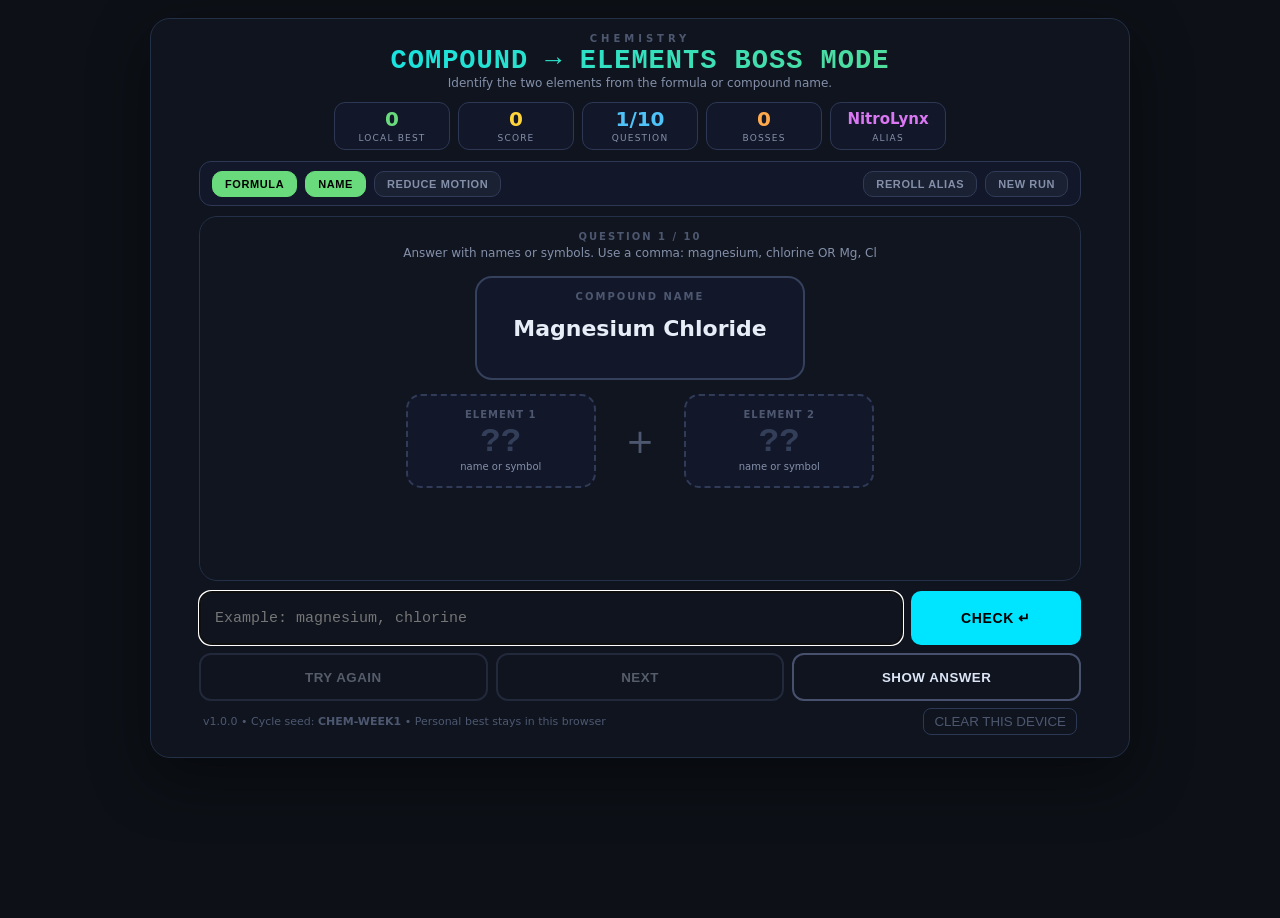
<file: NomenclatureReview.html>
<!DOCTYPE html>
<html lang="en">
<head>
<meta charset="UTF-8" />
<meta name="viewport" content="width=device-width, initial-scale=1.0" />
<title>Chem Boss: Compound to Elements</title>
<style>
:root{--bg:#0d1117;--panel:#10151f;--panel2:#12172a;--border:#243047;--text:#e8eef8;--muted:#8490aa;--dim:#4d5870;--cyan:#00e5ff;--green:#69db7c;--yellow:#ffd43b;--red:#ff6b6b;--orange:#ffa94d;--purple:#da77f2;--blue:#4fc3f7}*{box-sizing:border-box}body{margin:0;background:var(--bg);color:var(--text);font-family:system-ui,-apple-system,Segoe UI,sans-serif;height:100vh;overflow:hidden}.app{width:min(980px,96vw);height:740px;max-height:96vh;margin:2vh auto;background:#0f141f;border:1px solid var(--border);border-radius:20px;padding:14px;box-shadow:0 20px 60px #0007;position:relative}.top{text-align:center;height:62px}.kicker{font-size:10px;letter-spacing:4px;color:var(--dim);font-weight:800}h1{font-family:Courier New,monospace;margin:2px 0 0;font-size:27px;letter-spacing:1px;background:linear-gradient(135deg,var(--cyan),var(--green));-webkit-background-clip:text;-webkit-text-fill-color:transparent}.sub{font-size:12px;color:var(--muted)}.row{display:flex;gap:8px;align-items:center;justify-content:center;flex-wrap:nowrap}.stats{height:54px;margin-top:4px}.pill{background:var(--panel2);border:1px solid #2d3854;border-radius:11px;min-width:116px;height:48px;text-align:center;padding:6px 10px}.pill .v{font-size:20px;font-weight:900;line-height:20px}.pill .l{font-size:9px;color:var(--muted);letter-spacing:1.2px;margin-top:4px}.controls{height:45px;background:var(--panel2);border:1px solid #2d3854;border-radius:12px;margin:8px 34px 0;padding:8px 12px;justify-content:space-between}.ctrl-left,.ctrl-right{display:flex;gap:8px;align-items:center}.btn,.mini{border:0;border-radius:10px;font-weight:900;letter-spacing:.6px;cursor:pointer}.mini{font-size:11px;padding:6px 12px;background:#1a2133;color:var(--muted);border:1px solid #303b58}.mini.on{background:var(--green);color:#000;border-color:var(--green)}.main{height:365px;background:var(--panel);border:1px solid var(--border);border-radius:18px;margin:10px 34px 0;padding:14px;position:relative}.qcount{text-align:center;color:var(--dim);font-size:10px;letter-spacing:2px;font-weight:800}.note{text-align:center;color:var(--muted);font-size:12px;margin-top:4px}.promptbox{width:330px;height:104px;margin:16px auto 14px;background:var(--panel2);border:2px solid #35405d;border-radius:17px;text-align:center;padding:13px}.promptlabel{font-size:10px;color:var(--dim);letter-spacing:2px;font-weight:900;margin-bottom:8px}.prompt{font-family:Courier New,monospace;font-size:45px;font-weight:900;line-height:46px}.prompt.name{font-family:system-ui,sans-serif;font-size:22px;line-height:28px;padding-top:5px}.answer-visual{display:flex;align-items:center;justify-content:center;gap:30px;margin-top:4px}.blank{width:190px;height:94px;background:var(--panel2);border:2px dashed #303b58;border-radius:15px;text-align:center;padding:13px}.blank .t{font-size:10px;letter-spacing:1px;color:var(--dim);font-weight:900}.blank .q{font-family:Courier New,monospace;font-size:34px;font-weight:900;color:#333e59;margin-top:3px}.blank .b{font-size:10px;color:var(--muted)}.plus{font-size:34px;color:var(--dim)}.feedback{height:42px;margin:13px auto 0;max-width:680px;text-align:center}.good{background:#0a1d12;border:1px solid #235a35;border-left:4px solid var(--green);border-radius:10px;padding:8px;color:#b8f5c6;font-size:13px}.bad{color:var(--red);font-weight:900;padding:9px}.inputrow{height:54px;margin:10px 34px 0;display:flex;gap:8px}input,select{background:#0f141f;border:2px solid var(--border);border-radius:12px;color:var(--text);padding:12px 14px;font-size:15px}input{flex:1;font-family:Courier New,monospace}.check{width:170px;background:var(--cyan);color:#000;font-size:14px}.actions{height:48px;margin:8px 34px 0;display:flex;gap:8px}.action{flex:1;background:transparent;border:2px solid #47516d;color:#dce5f6;border-radius:12px;font-weight:900;letter-spacing:.5px;cursor:pointer}.action:disabled,.check:disabled{opacity:.35;cursor:not-allowed}.submitbox{height:104px;margin:9px 34px 0;background:var(--panel2);border:1px solid #2d3854;border-radius:14px;padding:10px;display:none}.submitbox.show{display:block}.submit-title{font-size:11px;letter-spacing:1.5px;color:var(--yellow);font-weight:900;margin-bottom:6px}.submit-grid{display:grid;grid-template-columns:72px 1fr 116px 130px;gap:8px;align-items:center}.code{font-family:Courier New,monospace;font-size:13px;background:#0f141f;border:1px solid #303b58;border-radius:9px;padding:9px;overflow:hidden;white-space:nowrap;text-overflow:ellipsis}.submitbtn{background:var(--green);color:#000;height:39px}.status{font-size:12px;color:var(--muted);margin-top:6px}.footer{height:30px;display:flex;justify-content:space-between;align-items:center;margin:5px 38px 0;color:var(--dim);font-size:11px}.reset{background:transparent;color:var(--dim);border:1px solid #2d3854;border-radius:8px;padding:5px 10px;cursor:pointer}.boss{box-shadow:0 0 0 2px #ffa94d55,0 0 25px #ffa94d30 inset}.banner{position:absolute;top:10px;right:14px;background:var(--orange);color:#000;border-radius:99px;padding:5px 12px;font-weight:900;font-size:11px;letter-spacing:1px;display:none}.boss .banner{display:block}.toast{position:fixed;top:22px;left:50%;transform:translateX(-50%);background:var(--yellow);color:#000;border-radius:14px;padding:12px 22px;font-weight:900;z-index:10;box-shadow:0 10px 30px #0008}.confetti{position:fixed;inset:0;pointer-events:none;z-index:9;overflow:hidden}.dot{position:absolute;top:-20px;width:8px;height:12px;border-radius:2px;animation:fall 1.5s ease-in forwards}@keyframes fall{to{transform:translateY(105vh) rotate(520deg);opacity:0}}@keyframes pulse{50%{box-shadow:0 0 35px #69db7c77}}.pulse{animation:pulse .8s ease-in-out 2}@media(max-height:720px){.app{height:700px}.main{height:340px}.promptbox{height:92px;margin-top:10px}.prompt{font-size:40px}.blank{height:82px}.submitbox{height:96px}.top{height:55px}h1{font-size:24px}}
</style>
</head>
<body>
<div class="app">
  <div class="top"><div class="kicker">CHEMISTRY</div><h1>COMPOUND → ELEMENTS BOSS MODE</h1><div class="sub">Identify the two elements from the formula or compound name.</div></div>
  <div class="row stats"><div class="pill"><div id="best" class="v" style="color:var(--green)">0</div><div class="l">LOCAL BEST</div></div><div class="pill"><div id="score" class="v" style="color:var(--yellow)">0</div><div class="l">SCORE</div></div><div class="pill"><div id="progress" class="v" style="color:var(--blue)">1/10</div><div class="l">QUESTION</div></div><div class="pill"><div id="bosses" class="v" style="color:var(--orange)">0</div><div class="l">BOSSES</div></div><div class="pill"><div id="alias" class="v" style="color:var(--purple);font-size:15px">...</div><div class="l">ALIAS</div></div></div>
  <div class="row controls"><div class="ctrl-left"><button id="formulaBtn" class="mini on">FORMULA</button><button id="nameBtn" class="mini on">NAME</button><button id="motionBtn" class="mini">REDUCE MOTION</button></div><div class="ctrl-right"><button id="rerollBtn" class="mini">REROLL ALIAS</button><button id="newRunBtn" class="mini">NEW RUN</button></div></div>
  <div id="mainCard" class="main"><div class="banner">BOSS ROUND</div><div id="qcount" class="qcount">QUESTION 1 / 10</div><div class="note">Answer with names or symbols. Use a comma: magnesium, chlorine OR Mg, Cl</div><div class="promptbox"><div id="promptLabel" class="promptlabel">FORMULA</div><div id="prompt" class="prompt">MgCl₂</div></div><div class="answer-visual"><div class="blank"><div class="t">ELEMENT 1</div><div class="q">??</div><div class="b">name or symbol</div></div><div class="plus">+</div><div class="blank"><div class="t">ELEMENT 2</div><div class="q">??</div><div class="b">name or symbol</div></div></div><div id="feedback" class="feedback"></div></div>
  <div class="inputrow"><input id="answer" placeholder="Example: magnesium, chlorine" autocomplete="off" /><button id="checkBtn" class="btn check">CHECK ↵</button></div>
  <div class="actions"><button id="tryBtn" class="action">TRY AGAIN</button><button id="nextBtn" class="action">NEXT</button><button id="showBtn" class="action">SHOW ANSWER</button></div>
  <div id="submitBox" class="submitbox"><div class="submit-title">RUN COMPLETE — SUBMIT LEADERBOARD CODE</div><div class="submit-grid"><select id="classCode"><option>A</option><option>B</option><option>C</option><option>D</option><option>E</option><option>F</option></select><div id="code" class="code">code appears here</div><button id="copyBtn" class="btn mini">COPY CODE</button><button id="submitBtn" class="btn submitbtn">SUBMIT SCORE</button></div><div id="submitStatus" class="status">Teacher note: connect Apps Script URL inside this HTML to activate auto-submit.</div></div>
  <div class="footer"><span>v1.0.0 • Cycle seed: <b id="seed">CHEM-WEEK1</b> • Personal best stays in this browser</span><button id="clearBtn" class="reset">CLEAR THIS DEVICE</button></div>
</div>
<script>
const APP_VERSION="1.0.0",CYCLE_SEED="CHEM-WEEK1",APPS_SCRIPT_URL="";
const BANK=[{formula:"NaCl",name:"Sodium Chloride",elements:[["sodium","na"],["chlorine","cl"]],note:"NaCl contains sodium and chlorine."},{formula:"MgCl₂",name:"Magnesium Chloride",elements:[["magnesium","mg"],["chlorine","cl"]],note:"MgCl₂ contains magnesium and chlorine."},{formula:"Al₂O₃",name:"Aluminum Oxide",elements:[["aluminum","al"],["oxygen","o"]],note:"Al₂O₃ contains aluminum and oxygen."},{formula:"CaF₂",name:"Calcium Fluoride",elements:[["calcium","ca"],["fluorine","f"]],note:"CaF₂ contains calcium and fluorine."},{formula:"KBr",name:"Potassium Bromide",elements:[["potassium","k"],["bromine","br"]],note:"KBr contains potassium and bromine."},{formula:"LiF",name:"Lithium Fluoride",elements:[["lithium","li"],["fluorine","f"]],note:"LiF contains lithium and fluorine."},{formula:"BaO",name:"Barium Oxide",elements:[["barium","ba"],["oxygen","o"]],note:"BaO contains barium and oxygen."},{formula:"ZnS",name:"Zinc Sulfide",elements:[["zinc","zn"],["sulfur","s"]],note:"ZnS contains zinc and sulfur."},{formula:"AgCl",name:"Silver Chloride",elements:[["silver","ag"],["chlorine","cl"]],note:"AgCl contains silver and chlorine."},{formula:"Fe₂O₃",name:"Iron(III) Oxide",elements:[["iron","fe"],["oxygen","o"]],note:"Roman numerals tell charge, not a different element."},{formula:"FeCl₂",name:"Iron(II) Chloride",elements:[["iron","fe"],["chlorine","cl"]],note:"FeCl₂ contains iron and chlorine."},{formula:"CuO",name:"Copper(II) Oxide",elements:[["copper","cu"],["oxygen","o"]],note:"CuO contains copper and oxygen."},{formula:"CuCl",name:"Copper(I) Chloride",elements:[["copper","cu"],["chlorine","cl"]],note:"CuCl contains copper and chlorine."},{formula:"PbS",name:"Lead(II) Sulfide",elements:[["lead","pb"],["sulfur","s"]],note:"PbS contains lead and sulfur."},{formula:"Na₂O",name:"Sodium Oxide",elements:[["sodium","na"],["oxygen","o"]],note:"Na₂O contains sodium and oxygen."},{formula:"CaS",name:"Calcium Sulfide",elements:[["calcium","ca"],["sulfur","s"]],note:"CaS contains calcium and sulfur."},{formula:"Mg₃N₂",name:"Magnesium Nitride",elements:[["magnesium","mg"],["nitrogen","n"]],note:"Mg₃N₂ contains magnesium and nitrogen."},{formula:"AlCl₃",name:"Aluminum Chloride",elements:[["aluminum","al"],["chlorine","cl"]],note:"AlCl₃ contains aluminum and chlorine."}];
const aliasA=["Neon","Ionic","Carbon","Plasma","Atomic","Quantum","Copper","Silver","Nova","Spark","Orbit","Cosmic","Nitro","Fusion"],aliasB=["Falcon","Wolf","Fox","Tiger","Bear","Hawk","Raven","Panther","Lynx","Comet","Dragon","Otter","Eagle","Viper"];
const $=id=>document.getElementById(id);let state={};function ls(k,d){try{let v=localStorage.getItem(k);return v?JSON.parse(v):d}catch{return d}}function setLs(k,v){localStorage.setItem(k,JSON.stringify(v))}function uuid(){return"p-"+Math.random().toString(36).slice(2)+Date.now().toString(36)}function makeAlias(){return aliasA[Math.floor(Math.random()*aliasA.length)]+aliasB[Math.floor(Math.random()*aliasB.length)]}function initIdentity(){if(!ls("chem_player",null))setLs("chem_player",uuid());if(!ls("chem_alias",null))setLs("chem_alias",makeAlias())}function shuffle(a){a=a.slice();for(let i=a.length-1;i>0;i--){let j=Math.floor(Math.random()*(i+1));[a[i],a[j]]=[a[j],a[i]]}return a}function norm(s){return String(s).toLowerCase().trim().replace(/[₀₁₂₃₄₅₆₇₈₉]/g,m=>"0123456789"["₀₁₂₃₄₅₆₇₈₉".indexOf(m)]).replace(/\s+/g," ")}function q(){return state.deck[state.i]}function isBoss(){return(state.i+1)%5===0}function chooseMode(){let opts=[];if(state.allowFormula)opts.push("formula");if(state.allowName)opts.push("name");if(!opts.length){state.allowFormula=true;opts.push("formula")}state.mode=opts[Math.floor(Math.random()*opts.length)]}
function render(){ $("best").textContent=ls("chem_best",0);$("score").textContent=state.score;$("progress").textContent=Math.min(state.i+1,10)+"/10";$("bosses").textContent=state.bosses;$("alias").textContent=ls("chem_alias","...");$("seed").textContent=CYCLE_SEED;$("qcount").textContent="QUESTION "+Math.min(state.i+1,10)+" / 10";$("mainCard").classList.toggle("boss",isBoss()&&!state.locked);$("promptLabel").textContent=state.mode==="formula"?"FORMULA":"COMPOUND NAME";$("prompt").textContent=state.mode==="formula"?q().formula:q().name;$("prompt").className=state.mode==="formula"?"prompt":"prompt name";$("checkBtn").disabled=state.locked;$("answer").disabled=state.locked;$("tryBtn").disabled=!state.locked||state.shown;$("nextBtn").disabled=!state.locked;$("showBtn").disabled=state.locked&&state.shown;$("formulaBtn").classList.toggle("on",state.allowFormula);$("nameBtn").classList.toggle("on",state.allowName);$("motionBtn").classList.toggle("on",ls("chem_reduce_motion",false))}function feedback(html,type=""){ $("feedback").innerHTML=html?`<div class="${type}">${html}</div>`:""}function cap(s){return s.charAt(0).toUpperCase()+s.slice(1)}function answerText(){let e=q().elements;return cap(e[0][0])+" ("+e[0][1].toUpperCase()+") + "+cap(e[1][0])+" ("+e[1][1].toUpperCase()+")"}
function check(){if(state.locked)return;let parts=$("answer").value.split(",").map(norm).filter(Boolean);if(parts.length!==2){feedback("Use two answers separated by a comma.","bad");return}let e=q().elements;let ok=(e[0].includes(parts[0])&&e[1].includes(parts[1]))||(e[0].includes(parts[1])&&e[1].includes(parts[0]));state.locked=true;if(ok){let pts=isBoss()?2:1;state.score+=pts;state.correct++;if(isBoss())state.bosses++;feedback("Correct! "+q().note+" +"+pts+" point"+(pts>1?"s":""),"good");celebrate(isBoss()?"Boss defeated!":"Correct!")}else feedback("Not quite. Correct answer: "+answerText(),"bad");render()}function next(){if(state.i>=9){finishRun();return}state.i++;state.locked=false;state.shown=false;$("answer").value="";feedback("");chooseMode();render();$("answer").focus()}function showAnswer(){state.locked=true;state.shown=true;feedback("Answer: "+answerText(),"good");render()}function tryAgain(){state.locked=false;state.shown=false;$("answer").value="";feedback("");render();$("answer").focus()}
function hash(str){let h=2166136261;for(let i=0;i<str.length;i++){h^=str.charCodeAt(i);h+=(h<<1)+(h<<4)+(h<<7)+(h<<8)+(h<<24)}return(h>>>0).toString(36).toUpperCase()}function makeSubmissionCode(acc){let cls=$("classCode").value||"A";let payload=[state.score,acc,state.bosses,cls,CYCLE_SEED,APP_VERSION,Date.now(),Math.random().toString(36).slice(2,8)].join("|");let check=hash(payload+"CLASSROOM-SALT");let raw=btoa(payload).replace(/[^A-Z0-9]/gi,"").toUpperCase().slice(0,24)+check.slice(0,8);return raw.match(/.{1,4}/g).join("-")}function finishRun(){let acc=Math.round((state.correct/10)*100),best=ls("chem_best",0);if(state.score>best){setLs("chem_best",state.score);celebrate("New personal best!")}state.lastCode=makeSubmissionCode(acc);$("code").textContent=state.lastCode;$("submitBox").classList.add("show");$("answer").disabled=true;$("checkBtn").disabled=true;$("nextBtn").disabled=true;$("tryBtn").disabled=true;$("showBtn").disabled=true;feedback(`Run complete: ${state.score} points • ${acc}% accuracy • ${state.bosses} bosses defeated`,"good");render()}
function newRun(){state={deck:shuffle(BANK).slice(0,10),i:0,score:0,correct:0,bosses:0,locked:false,shown:false,mode:"formula",allowFormula:state.allowFormula??true,allowName:state.allowName??true,runStart:Date.now(),lastCode:""};$("submitBox").classList.remove("show");$("answer").disabled=false;$("answer").value="";feedback("");chooseMode();render();$("answer").focus()}async function submitScore(){let acc=Math.round((state.correct/10)*100);let data={alias:ls("chem_alias",""),playerId:ls("chem_player",""),classCode:$("classCode").value,score:state.score,accuracy:acc,bosses:state.bosses,cycle:CYCLE_SEED,version:APP_VERSION,code:state.lastCode,timestamp:new Date().toISOString()};if(!APPS_SCRIPT_URL){$("submitStatus").textContent="Demo mode: code ready. Add Apps Script URL to enable auto-submit.";return}$("submitStatus").textContent="Submitting...";try{await fetch(APPS_SCRIPT_URL,{method:"POST",mode:"no-cors",headers:{"Content-Type":"text/plain"},body:JSON.stringify(data)});$("submitStatus").textContent="Submitted. Check leaderboard sheet."}catch(e){$("submitStatus").textContent="Submit failed. Try copying the code."}}function copyCode(){navigator.clipboard?.writeText($("code").textContent);$("submitStatus").textContent="Code copied."}
function celebrate(msg){if(ls("chem_reduce_motion",false))return;let t=document.createElement("div");t.className="toast";t.textContent=msg;document.body.appendChild(t);setTimeout(()=>t.remove(),1400);let layer=document.createElement("div");layer.className="confetti";let colors=["#ff6b6b","#ffd43b","#69db7c","#4fc3f7","#da77f2","#ffa94d"];for(let i=0;i<45;i++){let dot=document.createElement("div");dot.className="dot";dot.style.left=Math.random()*100+"%";dot.style.background=colors[i%colors.length];dot.style.animationDelay=Math.random()*0.35+"s";layer.appendChild(dot)}document.body.appendChild(layer);setTimeout(()=>layer.remove(),1900)}
$("checkBtn").onclick=check;$("answer").onkeydown=e=>{if(e.key==="Enter")check()};$("nextBtn").onclick=next;$("tryBtn").onclick=tryAgain;$("showBtn").onclick=showAnswer;$("newRunBtn").onclick=newRun;$("rerollBtn").onclick=()=>{setLs("chem_alias",makeAlias());render()};$("motionBtn").onclick=()=>{setLs("chem_reduce_motion",!ls("chem_reduce_motion",false));render()};$("formulaBtn").onclick=()=>{state.allowFormula=!state.allowFormula;if(!state.allowFormula&&!state.allowName)state.allowName=true;chooseMode();render()};$("nameBtn").onclick=()=>{state.allowName=!state.allowName;if(!state.allowFormula&&!state.allowName)state.allowFormula=true;chooseMode();render()};$("copyBtn").onclick=copyCode;$("submitBtn").onclick=submitScore;$("classCode").onchange=()=>{if(state.lastCode){state.lastCode=makeSubmissionCode(Math.round((state.correct/10)*100));$("code").textContent=state.lastCode}};$("clearBtn").onclick=()=>{if(confirm("Clear alias and local best on this device?")){localStorage.removeItem("chem_alias");localStorage.removeItem("chem_player");localStorage.removeItem("chem_best");initIdentity();newRun()}};initIdentity();newRun();
</script>
</body>
</html>
</file>
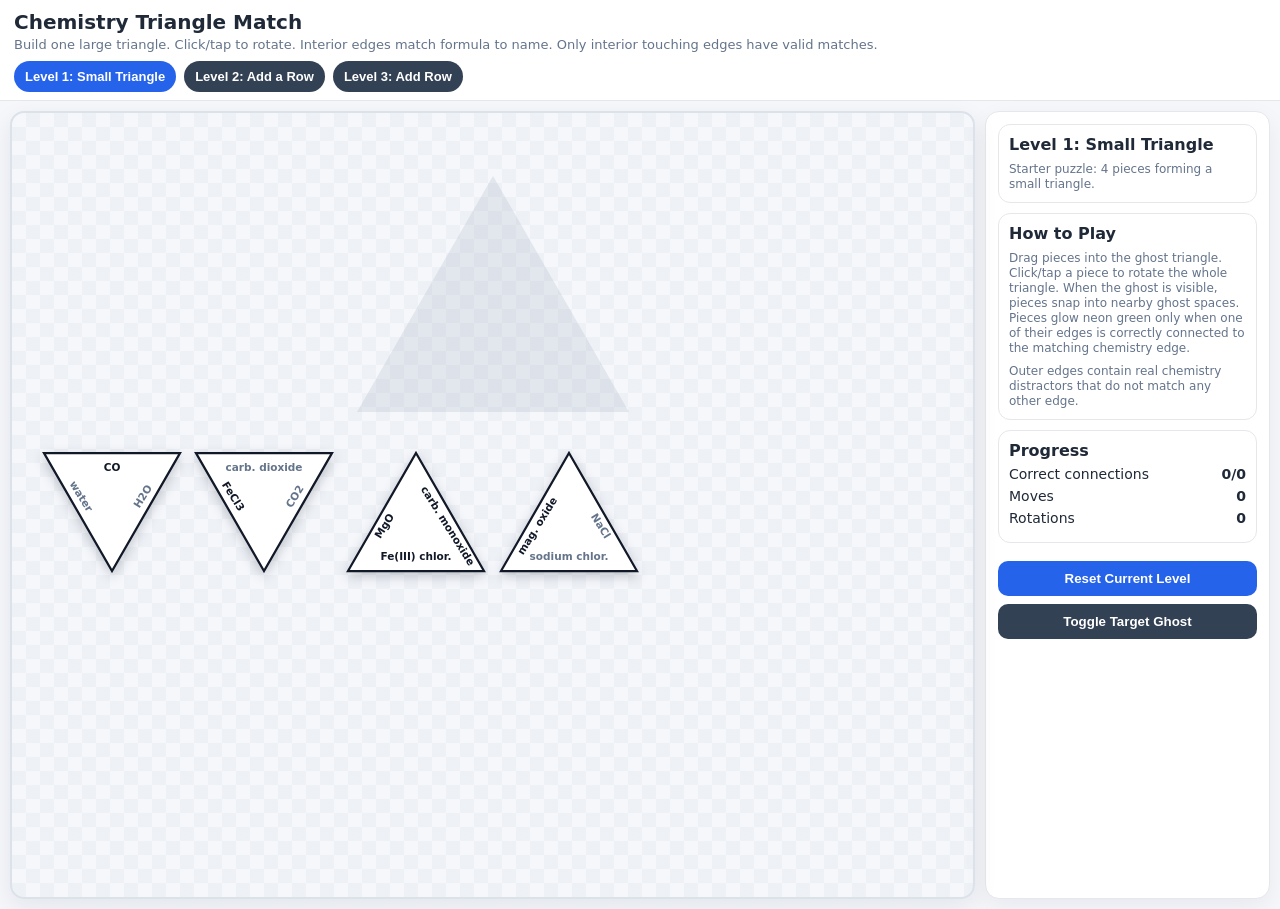
<file: NomenClatureTriangles.html>
<!DOCTYPE html>
<html lang="en">
<head>
<meta charset="UTF-8" />
<meta name="viewport" content="width=device-width, initial-scale=1.0"/>
<title>Chemistry Triangle Match - Corrected Interior Edges</title>
<style>
  :root{
    --bg:#f5f7fb; --panel:#fff; --ink:#1f2937; --muted:#64748b;
    --accent:#2563eb; --width:100px; --height:87px; --half:50px;
  }
  *{box-sizing:border-box}
  html,body{height:100%}
  body{
    margin:0;
    font-family:system-ui,-apple-system,Segoe UI,Roboto,Arial,sans-serif;
    background:var(--bg);
    color:var(--ink);
    overflow:hidden;
  }
  header{padding:10px 14px 8px;background:var(--panel);border-bottom:1px solid #e5e7eb}
  h1{margin:0 0 3px;font-size:20px}
  p{margin:0;color:var(--muted);line-height:1.25;font-size:13px}
  .topbar{display:flex;gap:8px;flex-wrap:wrap;align-items:center;margin-top:8px}
  .difficulty{border:0;color:white;background:#334155;font-weight:800;border-radius:999px;padding:8px 11px;cursor:pointer;font-size:13px}
  .difficulty.active{background:var(--accent)}
  .app{height:calc(100vh - 92px);display:grid;grid-template-columns:minmax(0,1fr) 285px;gap:10px;padding:10px;align-items:start;grid-auto-rows:minmax(0,1fr)}
  #board{
    position:relative;width:100%;height:100%;min-height:420px;
    background:
      linear-gradient(45deg, rgba(148,163,184,.08) 25%, transparent 25%),
      linear-gradient(-45deg, rgba(148,163,184,.08) 25%, transparent 25%),
      linear-gradient(45deg, transparent 75%, rgba(148,163,184,.08) 75%),
      linear-gradient(-45deg, transparent 75%, rgba(148,163,184,.08) 75%);
    background-size:28px 28px;background-position:0 0,0 14px,14px -14px,-14px 0;
    border:2px solid #dbe2ea;border-radius:14px;overflow:hidden;
    box-shadow:0 8px 24px rgba(15,23,42,.08);touch-action:none;
  }
  #targetLayer{position:absolute;inset:0;pointer-events:none}
  .target{position:absolute;width:0;height:0;opacity:.2;transform-origin:50% 50%}
  .target.up{border-left:var(--half) solid transparent;border-right:var(--half) solid transparent;border-bottom:var(--height) solid #94a3b8}
  .target.down{border-left:var(--half) solid transparent;border-right:var(--half) solid transparent;border-top:var(--height) solid #94a3b8}
  .tile{
    position:absolute;width:var(--width);height:var(--height);
    cursor:grab;user-select:none;
    filter:drop-shadow(0 4px 6px rgba(15,23,42,.22));
    transition:filter .2s ease;
  }
  .tile:active{cursor:grabbing}
  .tile.locked{cursor:default;filter:drop-shadow(0 0 16px rgba(57,255,20,.95)) drop-shadow(0 0 6px rgba(57,255,20,.95))}
  .tile svg{width:var(--width);height:var(--height);overflow:visible;pointer-events:none}
  .tri{fill:#fff;stroke:#111827;stroke-width:2.25}
  .tile.locked .tri{fill:#f0fff4;stroke:#39ff14;stroke-width:4}
  .label{
    font-size:10px;font-weight:750;fill:#111827;text-anchor:middle;dominant-baseline:middle;
    paint-order:stroke;stroke:#fff;stroke-width:3px;stroke-linejoin:round;
  }
  .borderText{fill:#64748b}
  aside{height:100%;max-height:100%;align-self:start;grid-column:2;grid-row:1;overflow:auto;background:var(--panel);border:1px solid #e5e7eb;border-radius:14px;padding:12px;box-shadow:0 8px 24px rgba(15,23,42,.06)}
  .card{border:1px solid #e5e7eb;border-radius:12px;padding:10px;margin-bottom:10px;background:#fff}
  .stat{display:flex;justify-content:space-between;margin:6px 0;font-size:14px}
  button.control{width:100%;border:0;background:var(--accent);color:white;font-weight:800;border-radius:10px;padding:10px 12px;cursor:pointer;margin-top:8px}
  button.secondary{background:#334155}
  .small{font-size:12px;color:var(--muted)}
  #toast{
    position:absolute;left:50%;top:12px;transform:translateX(-50%);
    background:#111827;color:white;padding:9px 13px;border-radius:999px;
    font-weight:800;opacity:0;transition:.25s;pointer-events:none;z-index:50
  }
  #toast.show{opacity:1}
  #win{position:absolute;inset:0;display:none;align-items:center;justify-content:center;background:rgba(15,23,42,.52);z-index:100}
  #win.show{display:flex}
  .winbox{background:white;border-radius:22px;padding:30px 38px;text-align:center;box-shadow:0 20px 60px rgba(0,0,0,.35);animation:pop .45s ease-out}
  .trophy{font-size:62px}.champ{font-size:44px;font-weight:900;letter-spacing:3px;color:#ca8a04}
  @keyframes pop{from{transform:scale(.72);opacity:0}to{transform:scale(1);opacity:1}}
  @media(max-width:900px){
    body{overflow:auto}
    .app{height:auto;min-height:calc(100vh - 92px);grid-template-columns:1fr}
    #board{height:calc(100vh - 260px);min-height:480px}
    aside{height:auto;max-height:none;grid-column:auto;grid-row:auto;order:-1}
  }
</style>
</head>
<body>
<header>
  <h1>Chemistry Triangle Match</h1>
  <p>Build one large triangle. Click/tap to rotate. Interior edges match formula to name. Only interior touching edges have valid matches.</p>
  <div class="topbar">
    <button class="difficulty active" data-level="2">Level 1: Small Triangle</button>
    <button class="difficulty" data-level="3">Level 2: Add a Row</button>
    <button class="difficulty" data-level="4">Level 3: Add Row</button>
  </div>
</header>

<div class="app">
  <div id="board">
    <div id="targetLayer"></div>
    <div id="toast"></div>
    <div id="win">
      <div class="winbox">
        <div class="trophy">🏆</div>
        <div class="champ">CHAMP</div>
        <p>All interior chemistry matches are correct.</p>
      </div>
    </div>
  </div>

  <aside>
    <div class="card">
      <strong id="levelTitle">Level 1: Small Triangle</strong>
      <p class="small" id="levelDesc" style="margin-top:8px">Starter puzzle: 4 pieces forming a small triangle.</p>
    </div>
    <div class="card">
      <strong>How to Play</strong>
      <p class="small" style="margin-top:8px">Drag pieces into the ghost triangle. Click/tap a piece to rotate the whole triangle. When the ghost is visible, pieces snap into nearby ghost spaces. Pieces glow neon green only when one of their edges is correctly connected to the matching chemistry edge.</p>
      <p class="small" style="margin-top:8px">Outer edges contain real chemistry distractors that do not match any other edge.</p>
    </div>
    <div class="card">
      <strong>Progress</strong>
      <div class="stat"><span>Correct connections</span><strong><span id="lockedCount">0</span>/<span id="totalCount">0</span></strong></div>
      <div class="stat"><span>Moves</span><strong id="moves">0</strong></div>
      <div class="stat"><span>Rotations</span><strong id="rots">0</strong></div>
    </div>
    <button class="control" onclick="resetPuzzle()">Reset Current Level</button>
    <button class="control secondary" onclick="showSolutionGhost()">Toggle Target Ghost</button>
  </aside>
</div>

<script>
const board = document.getElementById('board');
const targetLayer = document.getElementById('targetLayer');
const toast = document.getElementById('toast');
const lockedCountEl = document.getElementById('lockedCount');
const totalCountEl = document.getElementById('totalCount');
const movesEl = document.getElementById('moves');
const rotsEl = document.getElementById('rots');
const levelTitle = document.getElementById('levelTitle');
const levelDesc = document.getElementById('levelDesc');

let W = 100, H = 87, HALF = 50;
let currentN = 2;
let slots = [], pieces = [];
let drag = null, movedDuringDrag = false, moves = 0, rotations = 0, ghostVisible = true;
const DRAG_THRESHOLD = 10;
let resizeTimer = null;

const matchPairs = [
  ['CO','carbon monoxide'], ['FeCl3','iron(III) chloride'], ['MgO','magnesium oxide'],
  ['Na3P','sodium phosphide'], ['SO3','sulfur trioxide'], ['KClO3','potassium chlorate'],
  ['PCl3','phosphorus trichloride'], ['CBr4','carbon tetrabromide'], ['Ca3N2','calcium nitride'],
  ['Fe(NO2)3','iron(III) nitrite'], ['Fe(NO3)3','iron(III) nitrate'], ['N2','nitrogen gas'],
  ['CO','carbon monoxide'], ['MgO','magnesium oxide'], ['KClO3','potassium chlorate'], ['CBr4','carbon tetrabromide'],
  ['SO3','sulfur trioxide'], ['FeCl3','iron(III) chloride']
];

const outerDistractors = [
  'H2O', 'water',
  'CO2', 'carbon dioxide',
  'NaCl', 'sodium chloride',
  'NH3', 'ammonia',
  'CH4', 'methane',
  'O2', 'oxygen gas',
  'HCl', 'hydrogen chloride',
  'Al2O3', 'aluminum oxide',
  'CuSO4', 'copper(II) sulfate',
  'KBr', 'potassium bromide',
  'LiF', 'lithium fluoride',
  'ZnO', 'zinc oxide',
  'AgNO3', 'silver nitrate',
  'BaCl2', 'barium chloride',
  'SiO2', 'silicon dioxide',
  'PbO2', 'lead(IV) oxide'
];

function isOuterDistractor(text){
  return outerDistractors.includes(text);
}

function levelMeta(n){
  if(n===2) return ['Level 1: Small Triangle','Starter puzzle: 4 pieces forming a small triangle.'];
  if(n===3) return ['Level 2: Add a Row','Medium puzzle: 9 pieces. One full outer row has been added.'];
  return ['Level 3: Add Row','Larger puzzle: 16 pieces. A third row is added around the puzzle.'];
}

function fitSizes(n){
  const bw = board.clientWidth || 760;
  const bh = board.clientHeight || 520;
  const sideFit = Math.floor((bw - 40) / n);
  const heightFit = Math.floor((bh * 0.52) / n / 0.866);
  const desired = n===2 ? 136 : n===3 ? 112 : 92;
  W = Math.max(62, Math.min(desired, sideFit, heightFit));
  H = Math.round(W * 0.866);
  HALF = W/2;
  document.documentElement.style.setProperty('--width', W+'px');
  document.documentElement.style.setProperty('--height', H+'px');
  document.documentElement.style.setProperty('--half', HALF+'px');
}

function canonicalEdge(p1,p2){
  const a = `${Math.round(p1.x)},${Math.round(p1.y)}`;
  const b = `${Math.round(p2.x)},${Math.round(p2.y)}`;
  return a < b ? `${a}|${b}` : `${b}|${a}`;
}

function buildSlots(n){
  fitSizes(n);
  const totalWidth = n*W;
  const ox = Math.max(14, (board.clientWidth - totalWidth)/2);
  const oy = Math.max(18, Math.min(70, board.clientHeight * 0.08));
  const all = [];

  for(let r=0;r<n;r++){
    for(let c=0;c<=r;c++){
      const x = ox + (n-r-1)*HALF + c*W;
      const y = oy + r*H;
      all.push({
        orient:'up', r, c, x, y,
        pts:{ top:{x:x+HALF,y:y}, bl:{x:x,y:y+H}, br:{x:x+W,y:y+H} },
        edges:{L:'OUTER',R:'OUTER',B:'OUTER'}
      });
      if(c<r){
        const dx = ox + (n-r)*HALF + c*W;
        const dy = oy + r*H;
        all.push({
          orient:'down', r, c, x:dx, y:dy,
          pts:{ tl:{x:dx,y:dy}, tr:{x:dx+W,y:dy}, bottom:{x:dx+HALF,y:dy+H} },
          edges:{L:'OUTER',R:'OUTER',B:'OUTER'}
        });
      }
    }
  }

  // Map every physical triangle edge. If an edge appears twice, it is interior.
  const edgeMap = new Map();
  all.forEach((s, idx)=>{
    const defs = s.orient === 'up'
      ? [
          {edge:'L', key:canonicalEdge(s.pts.top, s.pts.bl)},
          {edge:'R', key:canonicalEdge(s.pts.top, s.pts.br)},
          {edge:'B', key:canonicalEdge(s.pts.bl, s.pts.br)}
        ]
      : [
          {edge:'L', key:canonicalEdge(s.pts.tl, s.pts.bottom)},
          {edge:'R', key:canonicalEdge(s.pts.tr, s.pts.bottom)},
          {edge:'B', key:canonicalEdge(s.pts.tl, s.pts.tr)}
        ];
    defs.forEach(d=>{
      if(!edgeMap.has(d.key)) edgeMap.set(d.key, []);
      edgeMap.get(d.key).push({idx, edge:d.edge});
    });
  });

  let pairIndex = 0;
  for(const items of edgeMap.values()){
    if(items.length === 2){
      const pair = matchPairs[pairIndex++ % matchPairs.length];
      all[items[0].idx].edges[items[0].edge] = pair[0];
      all[items[1].idx].edges[items[1].edge] = pair[1];
    }
  }

  assignOuterDistractors(all);

  return all.map((s,i)=>({...s,id:String.fromCharCode(65+i)}));
}

function assignOuterDistractors(all){
  let d = 0;
  for(const s of all){
    ['L','R','B'].forEach(edge=>{
      if(s.edges[edge] === 'OUTER'){
        s.edges[edge] = outerDistractors[d % outerDistractors.length];
        d++;
      }
    });
  }
}

function createTargets(){
  targetLayer.innerHTML = '';
  slots.forEach(s=>{
    const div = document.createElement('div');
    div.className = `target ${s.orient}`;
    div.style.left = s.x + 'px';
    div.style.top = s.y + 'px';
    targetLayer.appendChild(div);
  });
}

function trianglePoints(orient){
  return orient === 'up' ? `${HALF},0 ${W},${H} 0,${H}` : `0,0 ${W},0 ${HALF},${H}`;
}

function labelPositions(orient){
  if(orient === 'up'){
    return { L:{x:W*.27,y:H*.62,rot:-58}, R:{x:W*.73,y:H*.62,rot:58}, B:{x:W*.5,y:H*.88,rot:0} };
  }
  return { L:{x:W*.27,y:H*.37,rot:58}, R:{x:W*.73,y:H*.37,rot:-58}, B:{x:W*.5,y:H*.13,rot:0} };
}

function labelSize(){ return Math.max(7.2, Math.min(10.5, W/10)); }

function shortLabel(text){
  
  return text
    .replace('iron(III)','Fe(III)')
    .replace('phosphorus','phos.')
    .replace('potassium','pot.')
    .replace('magnesium','mag.')
    .replace('calcium','calc.')
    .replace('carbon','carb.')
    .replace('chloride','chlor.')
    .replace('tetrabromide','tetrab.');
}

function shuffle(arr){
  for(let i=arr.length-1;i>0;i--){
    const j=Math.floor(Math.random()*(i+1));
    [arr[i],arr[j]]=[arr[j],arr[i]];
  }
  return arr;
}

function spawnPositions(count){
  const positions = [];
  const pad = 12;
  const gap = Math.max(8, W * 0.12);
  const cols = Math.max(1, Math.floor((board.clientWidth - pad*2) / (W + gap)));
  const gridW = cols * (W + gap) - gap;
  const startX = Math.max(pad, (board.clientWidth - gridW)/2);
  const puzzleBottom = Math.max(...slots.map(s=>s.y)) + H;
  let startY = Math.min(board.clientHeight - H - pad, puzzleBottom + Math.max(16, H*.35));

  const rowsNeeded = Math.ceil(count / cols);
  const availableHeight = board.clientHeight - startY - pad;
  const rowGap = Math.max(3, Math.min(H*.42, (availableHeight - H) / Math.max(1, rowsNeeded-1)));
  if(availableHeight < H){
    startY = Math.max(puzzleBottom + 8, board.clientHeight - (rowsNeeded * (H*.58)) - H - pad);
  }

  for(let i=0;i<count;i++){
    const col = i % cols;
    const row = Math.floor(i / cols);
    positions.push({
      x: Math.min(board.clientWidth - W - pad, startX + col*(W+gap)),
      y: Math.min(board.clientHeight - H - pad, startY + row*(H*.48 + rowGap))
    });
  }
  return positions;
}


function visualOrient(p){
  const step = Math.round((((p.rot % 360) + 360) % 360) / 60) % 6;
  const flips = step % 2 === 1;
  if(!flips) return p.orient;
  return p.orient === 'up' ? 'down' : 'up';
}

function displayEdgeMap(p){
  const step = Math.round((((p.rot % 360) + 360) % 360) / 60) % 6;
  const maps = {
    up: [
      {L:'L', R:'R', B:'B'},
      {L:'B', R:'R', B:'L'},
      {L:'B', R:'L', B:'R'},
      {L:'R', R:'L', B:'B'},
      {L:'R', R:'B', B:'L'},
      {L:'L', R:'B', B:'R'}
    ],
    down: [
      {L:'L', R:'R', B:'B'},
      {L:'R', R:'B', B:'L'},
      {L:'R', R:'L', B:'B'},
      {L:'B', R:'L', B:'R'},
      {L:'B', R:'R', B:'L'},
      {L:'L', R:'B', B:'R'}
    ]
  };
  return maps[p.orient][step];
}

function newPieces(){
  const starts = shuffle(spawnPositions(slots.length));
  pieces = slots.map((s,i)=>({
    id:s.id, target:s.id, orient:s.orient,
    x:starts[i].x, y:starts[i].y,
    rot:[0,60,120,180,240,300][Math.floor(Math.random()*6)],
    locked:false, currentSlot:null, edges:{...s.edges}
  }));
}

function render(){
  document.querySelectorAll('.tile').forEach(n=>n.remove());
  pieces.forEach(p=>{
    const el = document.createElement('div');
    const vOrient = visualOrient(p);
    const edgeMap = displayEdgeMap(p);
    el.className = 'tile ' + vOrient + (p.locked ? ' locked' : '');
    el.dataset.id = p.id;
    el.style.left = p.x + 'px';
    el.style.top = p.y + 'px';
    el.style.transform = 'none';
    const pos = labelPositions(vOrient);
    const fs = labelSize();
    el.innerHTML = `
      <svg viewBox="0 0 ${W} ${H}">
        <polygon class="tri" points="${trianglePoints(vOrient)}"></polygon>
        ${['L','R','B'].map(k => {
          const originalEdge = edgeMap[k];
          const label = p.edges[originalEdge];
          return `
          <text class="label ${isOuterDistractor(label)?'borderText':''}"
                style="font-size:${fs}px"
                x="${pos[k].x}" y="${pos[k].y}"
                transform="rotate(${pos[k].rot} ${pos[k].x} ${pos[k].y})">${shortLabel(label)}</text>`;
        }).join('')}
      </svg>`;
    board.appendChild(el);
    el.addEventListener('pointerdown', startDrag);
  });
  const connectionStats = getConnectionStats();
  lockedCountEl.textContent = connectionStats.correct;
  totalCountEl.textContent = connectionStats.total;
  movesEl.textContent = moves;
  rotsEl.textContent = rotations;
}

function startDrag(e){
  const p = pieces.find(x=>x.id===e.currentTarget.dataset.id);
  if(!p) return;

  try {
    e.currentTarget.setPointerCapture(e.pointerId);
  } catch(err) {
    // Some browsers are picky with SVG/HTML pointer capture.
  }

  drag = {
    id:p.id,
    pointerId:e.pointerId,
    targetEl:e.currentTarget,
    startX:e.clientX,
    startY:e.clientY,
    origX:p.x,
    origY:p.y
  };
  movedDuringDrag = false;
  e.preventDefault();
}

window.addEventListener('pointermove', e=>{
  if(!drag) return;
  const p = pieces.find(x=>x.id===drag.id);
  if(!p) return;

  const dx = e.clientX - drag.startX;
  const dy = e.clientY - drag.startY;
  const distance = Math.hypot(dx, dy);

  // Do not move the piece at all for small pointer jitter.
  // This keeps click-to-rotate perfectly in place.
  if(distance < DRAG_THRESHOLD && !movedDuringDrag){
    return;
  }

  movedDuringDrag = true;
  p.x = Math.max(0, Math.min(board.clientWidth - W, drag.origX + dx));
  p.y = Math.max(0, Math.min(board.clientHeight - H, drag.origY + dy));

  const el = document.querySelector(`.tile[data-id="${p.id}"]`);
  if(el){
    el.style.left = p.x + 'px';
    el.style.top = p.y + 'px';
  }
});

function finishPointerAction(){
  if(!drag) return;

  const p = pieces.find(x=>x.id===drag.id);
  if(!p){
    drag = null;
    render();
    return;
  }

  if(movedDuringDrag){
    moves++;
    tryLock(p);
  } else {
    // Click/tap rotation only. Preserve exact position.
    p.x = drag.origX;
    p.y = drag.origY;
    p.rot = (p.rot + 60) % 360;
    rotations++;
    tryLock(p);
  }

  try {
    if(drag.targetEl && drag.pointerId !== undefined) {
      drag.targetEl.releasePointerCapture(drag.pointerId);
    }
  } catch(err) {}

  drag = null;
  movedDuringDrag = false;
  render();
}

window.addEventListener('pointerup', finishPointerAction);
window.addEventListener('pointercancel', ()=>{ drag = null; movedDuringDrag = false; });

function nearestCompatibleSlot(p){
  let best = null;
  let bestDistance = Infinity;
  slots.forEach(s=>{
    if(s.orient !== visualOrient(p)) return;
    const d = Math.hypot(p.x - s.x, p.y - s.y);
    if(d < bestDistance){
      bestDistance = d;
      best = s;
    }
  });
  const snapDistance = Math.max(34, W*.42);
  return best && bestDistance <= snapDistance ? best : null;
}

function snapToGhostIfNear(p){
  if(!ghostVisible){
    p.currentSlot = null;
    return null;
  }
  const nearest = nearestCompatibleSlot(p);
  if(!nearest){
    p.currentSlot = null;
    return null;
  }

  // Snap is intentionally based only on location and orientation.
  // It does not check whether the chemistry labels or rotation are correct.
  p.x = nearest.x;
  p.y = nearest.y;
  p.currentSlot = nearest.id;
  return nearest;
}

function tryLock(p){
  snapToGhostIfNear(p);
  updateConnectionGlow();
  checkSolved();
}

function slotEdgeDefs(s){
  if(s.orient === 'up'){
    return [
      {edge:'L', key:canonicalEdge(s.pts.top, s.pts.bl)},
      {edge:'R', key:canonicalEdge(s.pts.top, s.pts.br)},
      {edge:'B', key:canonicalEdge(s.pts.bl, s.pts.br)}
    ];
  }
  return [
    {edge:'L', key:canonicalEdge(s.pts.tl, s.pts.bottom)},
    {edge:'R', key:canonicalEdge(s.pts.tr, s.pts.bottom)},
    {edge:'B', key:canonicalEdge(s.pts.tl, s.pts.tr)}
  ];
}

function sharedPhysicalEdges(slotA, slotB){
  const aDefs = slotEdgeDefs(slotA);
  const bDefs = slotEdgeDefs(slotB);
  for(const a of aDefs){
    const b = bDefs.find(x=>x.key === a.key);
    if(b) return {edgeA:a.edge, edgeB:b.edge};
  }
  return null;
}

function originalEdgeForPhysicalEdge(p, physicalEdge){
  return displayEdgeMap(p)[physicalEdge];
}

function labelOnPhysicalEdge(p, physicalEdge){
  const originalEdge = originalEdgeForPhysicalEdge(p, physicalEdge);
  return p.edges[originalEdge];
}

function isChemMatch(a, b){
  return matchPairs.some(pair =>
    (pair[0] === a && pair[1] === b) ||
    (pair[0] === b && pair[1] === a)
  );
}

function placedPieces(){
  return pieces.filter(p => p.currentSlot);
}

function getConnectionStats(){
  const placed = placedPieces();
  let total = 0;
  let correct = 0;

  for(let i=0;i<placed.length;i++){
    for(let j=i+1;j<placed.length;j++){
      const a = placed[i];
      const b = placed[j];
      const slotA = slots.find(s=>s.id === a.currentSlot);
      const slotB = slots.find(s=>s.id === b.currentSlot);
      if(!slotA || !slotB) continue;

      const shared = sharedPhysicalEdges(slotA, slotB);
      if(!shared) continue;

      total++;
      const labelA = labelOnPhysicalEdge(a, shared.edgeA);
      const labelB = labelOnPhysicalEdge(b, shared.edgeB);
      if(isChemMatch(labelA, labelB)) correct++;
    }
  }

  return {correct, total};
}

function updateConnectionGlow(){
  pieces.forEach(p=>p.locked = false);

  const placed = placedPieces();
  for(let i=0;i<placed.length;i++){
    for(let j=i+1;j<placed.length;j++){
      const a = placed[i];
      const b = placed[j];
      const slotA = slots.find(s=>s.id === a.currentSlot);
      const slotB = slots.find(s=>s.id === b.currentSlot);
      if(!slotA || !slotB) continue;

      const shared = sharedPhysicalEdges(slotA, slotB);
      if(!shared) continue;

      const labelA = labelOnPhysicalEdge(a, shared.edgeA);
      const labelB = labelOnPhysicalEdge(b, shared.edgeB);
      if(isChemMatch(labelA, labelB)){
        a.locked = true;
        b.locked = true;
      }
    }
  }
}

function isPieceCorrect(p){
  // A piece is considered visually correct only when it is connected to a matching neighbor.
  return !!p.locked;
}

function checkSolved(){
  updateConnectionGlow();
  const stats = getConnectionStats();
  lockedCountEl.textContent = stats.correct;
  totalCountEl.textContent = stats.total;

  const fullPuzzleConnectionCount = slots.reduce((count, slotA, i)=>{
    for(let j=i+1;j<slots.length;j++){
      if(sharedPhysicalEdges(slotA, slots[j])) count++;
    }
    return count;
  }, 0);

  if(stats.total === fullPuzzleConnectionCount && stats.correct === fullPuzzleConnectionCount){
    win();
  }
}

function pulse(msg){
  // intentionally disabled: no hints or correctness feedback
}

function win(){
  setTimeout(()=>{
    document.getElementById('win').classList.add('show');
    document.querySelectorAll('.tile').forEach(el=>{
      el.style.filter = `drop-shadow(0 0 18px hsl(${Math.random()*360},85%,55%))`;
    });
  },200);
}

function resetPuzzle(){
  document.getElementById('win').classList.remove('show');
  moves = 0; rotations = 0;
  slots = buildSlots(currentN);
  createTargets();
  newPieces();
  render();
}

function setLevel(n){
  currentN = n;
  document.querySelectorAll('.difficulty').forEach(b=>b.classList.toggle('active', Number(b.dataset.level)===n));
  const [title, desc] = levelMeta(n);
  levelTitle.textContent = title;
  levelDesc.textContent = desc;
  resetPuzzle();
}

function showSolutionGhost(){
  ghostVisible = !ghostVisible;
  targetLayer.style.display = ghostVisible ? 'block':'none';
}

document.querySelectorAll('.difficulty').forEach(btn=>{
  btn.addEventListener('click',()=>setLevel(Number(btn.dataset.level)));
});

window.addEventListener('resize', ()=>{
  clearTimeout(resizeTimer);
  resizeTimer = setTimeout(()=>resetPuzzle(), 180);
});

setLevel(2);
</script>
</body>
</html>
</file>
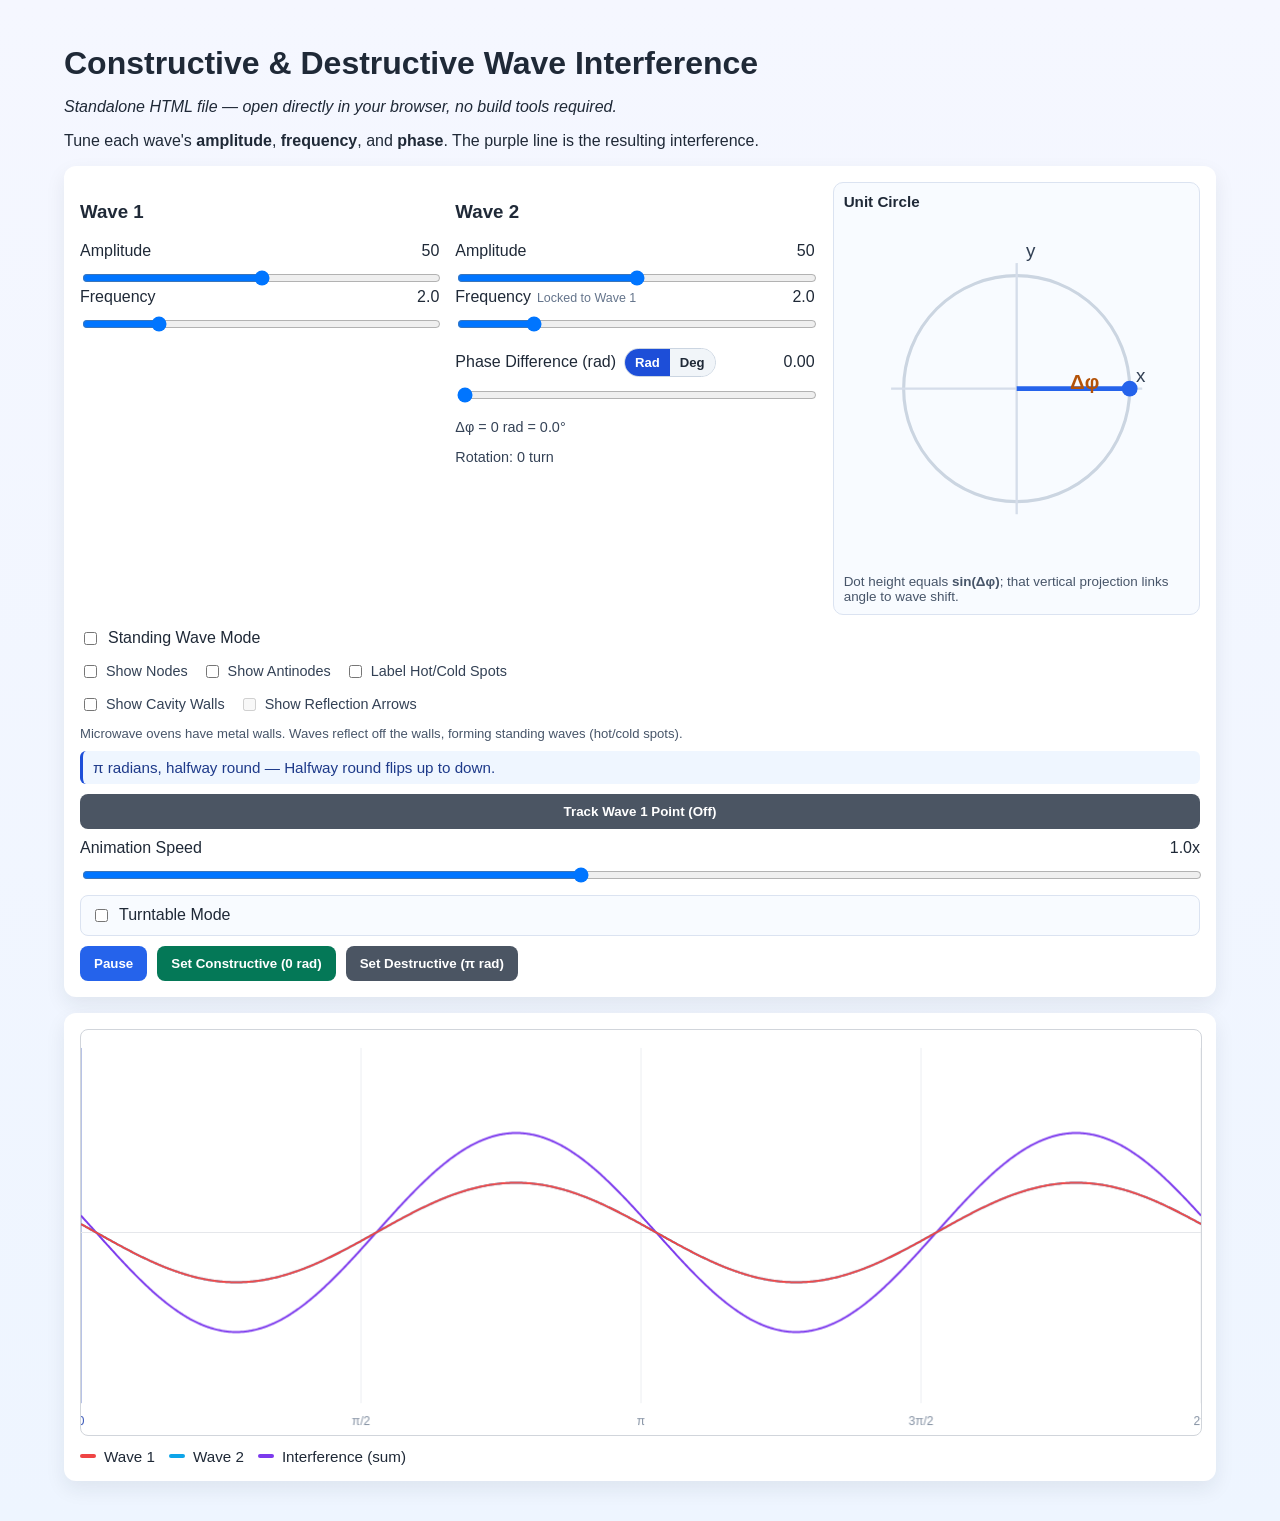
<file: P5 L8 Wave Interference vs4_5.html>
<!doctype html>
<html lang="en">
  <head>
    <!-- Google tag (gtag.js) -->
<script async src="https://www.googletagmanager.com/gtag/js?id=G-KTXL267CL4"></script>
<script>
  window.dataLayer = window.dataLayer || [];
  function gtag(){dataLayer.push(arguments);}
  gtag('js', new Date());

  gtag('config', 'G-KTXL267CL4');
</script>
    <meta charset="UTF-8" />
    <meta name="viewport" content="width=device-width, initial-scale=1.0" />
    <title>Wave Interference Demo</title>
    <style>
      :root {
        color-scheme: light;
      }

      body {
        margin: 0;
        font-family: Arial, sans-serif;
        background: linear-gradient(180deg, #f5f7ff 0%, #eef5ff 100%);
        color: #1f2937;
      }

      .page {
        width: min(1200px, 100vw);
        margin: 0 auto;
        padding: clamp(12px, 2vw, 24px);
        box-sizing: border-box;
      }

      h1 {
        margin-bottom: 8px;
      }

      .panel {
        background: #ffffff;
        border-radius: 12px;
        padding: 16px;
        box-shadow: 0 8px 20px rgba(31, 41, 55, 0.08);
        margin-bottom: 16px;
      }

      .controls-grid {
        display: grid;
        grid-template-columns: 2fr minmax(240px, 1fr);
        gap: 18px;
      }

      .controls {
        display: grid;
        grid-template-columns: repeat(auto-fit, minmax(220px, 1fr));
        gap: 16px;
      }

      .control {
        display: flex;
        flex-direction: column;
        gap: 8px;
      }

      .row {
        display: flex;
        align-items: center;
        justify-content: space-between;
        gap: 8px;
      }

      .inline-row {
        display: flex;
        align-items: center;
        gap: 8px;
      }

      .unit-toggle {
        display: inline-flex;
        border: 1px solid #cbd5e1;
        border-radius: 999px;
        overflow: hidden;
      }

      .unit-toggle button {
        border-radius: 0;
        padding: 6px 10px;
        font-size: 0.82rem;
        background: #f1f5f9;
        color: #1f2937;
      }

      .unit-toggle button.active {
        background: #1d4ed8;
        color: #ffffff;
      }

      .phase-control {
        margin-top: 14px;
      }

      .phase-readout {
        margin-top: 6px;
        font-size: 0.9rem;
        color: #334155;
      }

      input[type='range'] {
        width: 100%;
      }

      .buttons {
        display: flex;
        flex-wrap: wrap;
        gap: 10px;
        margin-top: 10px;
      }

      .utility-row {
        display: grid;
        grid-template-columns: 1fr;
        gap: 10px;
        margin-top: 14px;
      }

      .phase-note {
        margin: 0;
        padding: 8px 10px;
        border-left: 3px solid #1d4ed8;
        background: #eff6ff;
        color: #1e3a8a;
        border-radius: 6px;
        font-size: 0.95rem;
      }

      .standing-row {
        display: flex;
        align-items: center;
        gap: 8px;
      }

      .standing-helper {
        margin: 4px 0 0;
        font-size: 0.82rem;
        color: #475569;
        display: none;
      }

      .standing-helper.visible {
        display: block;
      }

      .lock-note {
        font-size: 0.78rem;
        color: #64748b;
        margin-left: 6px;
      }

      .lock-note.visible {
        color: #1d4ed8;
        font-weight: 600;
      }

      .standing-legend-note {
        margin-top: 8px;
        color: #475569;
        font-size: 0.9rem;
        display: none;
      }

      .standing-legend-note.visible {
        display: block;
      }

      .spot-row {
        display: flex;
        flex-wrap: wrap;
        gap: 14px;
        margin-top: 6px;
      }

      .spot-row label {
        font-size: 0.9rem;
        color: #334155;
        display: inline-flex;
        align-items: center;
        gap: 6px;
      }

      .cavity-helper {
        margin: 4px 0 0;
        font-size: 0.82rem;
        color: #475569;
      }

      .turntable-panel {
        border: 1px solid #dbe3f1;
        border-radius: 8px;
        padding: 10px;
        background: #f8fbff;
      }

      .turntable-extra {
        display: none;
      }

      .turntable-extra.visible {
        display: block;
      }

      .turntable-caption {
        margin: 6px 0;
        color: #475569;
        font-size: 0.85rem;
      }

      .heat-meter {
        height: 10px;
        background: #e2e8f0;
        border-radius: 999px;
        overflow: hidden;
      }

      .heat-fill {
        height: 100%;
        width: 0%;
        background: linear-gradient(90deg, #60a5fa, #f59e0b, #ef4444);
      }

      button {
        border: 0;
        border-radius: 8px;
        padding: 10px 14px;
        font-weight: 600;
        cursor: pointer;
        background: #2563eb;
        color: white;
      }

      button.secondary {
        background: #4b5563;
      }

      button.secondary.active-constructive {
        background: #047857;
      }

      button.secondary.active-destructive {
        background: #b91c1c;
      }

      .circle-wrap {
        border: 1px solid #dbe3f1;
        border-radius: 10px;
        padding: 10px;
        background: #f8fbff;
      }

      .circle-title {
        margin: 0 0 6px;
        font-size: 0.95rem;
      }

      #unitCircle {
        width: 100%;
        height: auto;
      }

      .circle-caption {
        margin: 8px 0 0;
        font-size: 0.84rem;
        color: #475569;
      }

      canvas {
        width: 100%;
        height: clamp(240px, 45vh, 460px);
        display: block;
        border-radius: 8px;
        border: 1px solid #d1d5db;
        background: #ffffff;
      }

      .legend {
        display: flex;
        flex-wrap: wrap;
        gap: 14px;
        margin-top: 12px;
        font-size: 0.95rem;
      }

      .legend span {
        display: inline-flex;
        align-items: center;
        gap: 8px;
      }

      .swatch {
        width: 16px;
        height: 4px;
        border-radius: 4px;
      }

      @media (max-width: 900px) {
        .controls-grid {
          grid-template-columns: 1fr;
        }
      }
    </style>
  </head>
  <body>
    <main class="page">
      <h1>Constructive & Destructive Wave Interference</h1>
      <p><em>Standalone HTML file — open directly in your browser, no build tools required.</em></p>
      <p>
        Tune each wave's <strong>amplitude</strong>, <strong>frequency</strong>, and
        <strong>phase</strong>. The purple line is the resulting interference.
      </p>

      <section class="panel">
        <div class="controls-grid">
          <div class="controls">
            <div>
              <h3>Wave 1</h3>
              <div class="control">
                <div class="row"><label for="amp1">Amplitude</label><output id="amp1Value">50</output></div>
                <input id="amp1" type="range" min="10" max="90" value="50" />
              </div>
              <div class="control">
                <div class="row"><label for="freq1">Frequency</label><output id="freq1Value">2.0</output></div>
                <input id="freq1" type="range" min="1" max="6" step="0.1" value="2" />
              </div>
            </div>

            <div>
              <h3>Wave 2</h3>
              <div class="control">
                <div class="row"><label for="amp2">Amplitude</label><output id="amp2Value">50</output></div>
                <input id="amp2" type="range" min="10" max="90" value="50" />
              </div>
              <div class="control">
                <div class="row"><div><label for="freq2" id="freq2Label">Frequency</label><span class="lock-note" id="freq2LockNote">Locked to Wave 1</span></div><output id="freq2Value">2.0</output></div>
                <input id="freq2" type="range" min="1" max="6" step="0.1" value="2" />
              </div>
              <div class="control phase-control">
                <div class="row">
                  <div class="inline-row">
                    <label for="phase2" id="phaseLabel">Phase Difference (rad)</label>
                    <div class="unit-toggle" role="group" aria-label="Angle units">
                      <button id="radUnit" type="button" class="active">Rad</button>
                      <button id="degUnit" type="button">Deg</button>
                    </div>
                  </div>
                  <output id="phase2Value">0.00</output>
                </div>
                <input id="phase2" type="range" min="0" max="6.28" step="0.01" value="0" />
                <div class="phase-readout" id="phaseReadout">Δφ = 0 rad = 0°</div>
                <div class="phase-readout" id="turnReadout">Rotation: 0 turn</div>
              </div>
            </div>
          </div>

          <aside class="circle-wrap">
            <h3 class="circle-title">Unit Circle</h3>
            <svg id="unitCircle" viewBox="0 0 220 220" aria-label="unit circle phase visual">
              <circle cx="110" cy="110" r="72" fill="none" stroke="#cbd5e1" stroke-width="2" />
              <line x1="30" y1="110" x2="190" y2="110" stroke="#d5ddea" stroke-width="1.5" />
              <line x1="110" y1="190" x2="110" y2="30" stroke="#d5ddea" stroke-width="1.5" />
              <path id="angleArc" d="" fill="none" stroke="#f59e0b" stroke-width="3" />
              <line id="radiusLine" x1="110" y1="110" x2="182" y2="110" stroke="#2563eb" stroke-width="3" />
              <line id="sinProjection" x1="182" y1="110" x2="182" y2="110" stroke="#7c3aed" stroke-width="2" stroke-dasharray="4 3" />
              <circle id="phaseDot" cx="182" cy="110" r="5" fill="#2563eb" />
              <text id="angleLabel" x="112" y="44" fill="#b45309" font-size="13" font-weight="600">Δφ</text>
              <text x="186" y="106" fill="#334155" font-size="12">x</text>
              <text x="116" y="26" fill="#334155" font-size="12">y</text>
            </svg>
            <p class="circle-caption">Dot height equals <strong>sin(Δφ)</strong>; that vertical projection links angle to wave shift.</p>
          </aside>
        </div>

        <div class="utility-row">
          <div class="control">
            <div class="standing-row">
              <input id="standingMode" type="checkbox" />
              <label for="standingMode">Standing Wave Mode</label>
            </div>
            <p id="standingHelper" class="standing-helper">ON = waves travel opposite directions to form a standing wave (fixed nodes/antinodes).</p>
            <div class="spot-row">
              <label><input id="showNodes" type="checkbox" /> Show Nodes</label>
              <label><input id="showAntinodes" type="checkbox" /> Show Antinodes</label>
              <label><input id="labelSpots" type="checkbox" /> Label Hot/Cold Spots</label>
            </div>
            <div class="spot-row">
              <label><input id="showWalls" type="checkbox" /> Show Cavity Walls</label>
              <label><input id="showReflectionArrows" type="checkbox" /> Show Reflection Arrows</label>
            </div>
            <p class="cavity-helper">Microwave ovens have metal walls. Waves reflect off the walls, forming standing waves (hot/cold spots).</p>
          </div>
          <p class="phase-note">π radians, halfway round — Halfway round flips up to down.</p>
          <button id="trackPoint" class="secondary" type="button">Track Wave 1 Point (Off)</button>
          <div class="control">
            <div class="row"><label for="speedControl">Animation Speed</label><output id="speedValue">1.0x</output></div>
            <input id="speedControl" type="range" min="0.2" max="2" step="0.1" value="1" />
          </div>
          <div class="turntable-panel">
            <div class="standing-row">
              <input id="turntableMode" type="checkbox" />
              <label for="turntableMode">Turntable Mode</label>
            </div>
            <div id="turntableExtra" class="turntable-extra">
              <div class="turntable-caption">Turntable Type:</div>
              <div class="spot-row">
                <label><input type="radio" name="turntableType" value="1D" id="turntableType1D" checked /> Concept Mode (1D)</label>
                <label><input type="radio" name="turntableType" value="2D" id="turntableType2D" /> Realistic Mode (2D)</label>
              </div>
              <p id="turntableCaption" class="turntable-caption">Concept Mode: Food moves through fixed hot and cold spots.</p>
              <div class="control">
                <div class="row"><label for="turntableSpeed">Turntable Speed</label><output id="turntableSpeedValue">1.0x</output></div>
                <input id="turntableSpeed" type="range" min="0.2" max="2.5" step="0.1" value="1" />
              </div>
              <div class="control">
                <div class="row"><label for="foodDistance">Food Distance</label><output id="foodDistanceValue">120 px</output></div>
                <input id="foodDistance" type="range" min="20" max="260" step="1" value="120" />
              </div>
              <div class="row">
                <button id="resetHeat" type="button" class="secondary">Reset Heat</button>
                <output id="heatValue">Heat: 0.00</output>
              </div>
              <div class="heat-meter"><div id="heatFill" class="heat-fill"></div></div>
            </div>
          </div>
        </div>

        <div class="buttons">
          <button id="startStop">Pause</button>
          <button id="constructive" class="secondary">Set Constructive (0 rad)</button>
          <button id="destructive" class="secondary">Set Destructive (π rad)</button>
        </div>
      </section>

      <section class="panel">
        <canvas id="waveCanvas"></canvas>
        <div class="legend">
          <span><i class="swatch" style="background:#ef4444"></i>Wave 1</span>
          <span><i class="swatch" style="background:#0ea5e9"></i>Wave 2</span>
          <span><i class="swatch" style="background:#7c3aed"></i>Interference (sum)</span>
        </div>
        <div id="standingLegendNote" class="standing-legend-note">Standing wave: fixed nodes = cold spots, antinodes = hot spots.</div>
      </section>
    </main>

    <script>
      const canvas = document.getElementById('waveCanvas');
      const ctx = canvas.getContext('2d');
      const TWO_PI = Math.PI * 2;
      const SNAP_TOLERANCE = 0.05;

      const controls = {
        amp1: document.getElementById('amp1'),
        freq1: document.getElementById('freq1'),
        amp2: document.getElementById('amp2'),
        freq2: document.getElementById('freq2'),
        phase2: document.getElementById('phase2')
      };

      const outputs = {
        amp1: document.getElementById('amp1Value'),
        freq1: document.getElementById('freq1Value'),
        amp2: document.getElementById('amp2Value'),
        freq2: document.getElementById('freq2Value'),
        phase2: document.getElementById('phase2Value'),
        speed: document.getElementById('speedValue'),
        turntableSpeed: document.getElementById('turntableSpeedValue'),
        foodDistance: document.getElementById('foodDistanceValue'),
        heat: document.getElementById('heatValue')
      };

      const readouts = {
        phase: document.getElementById('phaseReadout'),
        turn: document.getElementById('turnReadout')
      };

      const constructiveButton = document.getElementById('constructive');
      const destructiveButton = document.getElementById('destructive');
      const trackButton = document.getElementById('trackPoint');
      const unitButtons = {
        rad: document.getElementById('radUnit'),
        deg: document.getElementById('degUnit')
      };
      const phaseLabel = document.getElementById('phaseLabel');
      const speedControl = document.getElementById('speedControl');
      const standingModeCheckbox = document.getElementById('standingMode');
      const standingHelper = document.getElementById('standingHelper');
      const standingLegendNote = document.getElementById('standingLegendNote');
      const freq2Label = document.getElementById('freq2Label');
      const freq2LockNote = document.getElementById('freq2LockNote');
      const showNodesCheckbox = document.getElementById('showNodes');
      const showAntinodesCheckbox = document.getElementById('showAntinodes');
      const labelSpotsCheckbox = document.getElementById('labelSpots');
      const showWallsCheckbox = document.getElementById('showWalls');
      const showReflectionArrowsCheckbox = document.getElementById('showReflectionArrows');
      const turntableModeCheckbox = document.getElementById('turntableMode');
      const turntableExtra = document.getElementById('turntableExtra');
      const turntableType1D = document.getElementById('turntableType1D');
      const turntableType2D = document.getElementById('turntableType2D');
      const turntableCaption = document.getElementById('turntableCaption');
      const turntableSpeedControl = document.getElementById('turntableSpeed');
      const foodDistanceControl = document.getElementById('foodDistance');
      const resetHeatButton = document.getElementById('resetHeat');
      const heatFill = document.getElementById('heatFill');

      const circle = {
        radiusLine: document.getElementById('radiusLine'),
        phaseDot: document.getElementById('phaseDot'),
        sinProjection: document.getElementById('sinProjection'),
        angleArc: document.getElementById('angleArc'),
        angleLabel: document.getElementById('angleLabel')
      };

      const guideMarks = [0, Math.PI / 2, Math.PI, (3 * Math.PI) / 2, TWO_PI];

      function resizeCanvas() {
        const rect = canvas.getBoundingClientRect();
        canvas.width = Math.max(320, Math.floor(rect.width));
        canvas.height = Math.max(220, Math.floor(rect.height));
        trackedX = canvas.width * 0.75;
        const maxFoodDistance = Math.max(20, Math.floor(canvas.width * 0.45));
        foodDistanceControl.max = String(maxFoodDistance);
        if (foodDistance > maxFoodDistance) foodDistance = maxFoodDistance;
      }

      let running = true;
      let time = 0;
      let angleUnit = 'rad';
      let phaseRad = 0;
      let trackPointEnabled = false;
      let trackedX = canvas.width * 0.75;
      let speedMultiplier = 1;
      let standingMode = false;
      let showNodes = false;
      let showAntinodes = false;
      let labelSpots = false;
      let showWalls = false;
      let showReflectionArrows = false;
      let turntableMode = false;
      let turntableType = '1D';
      let thetaTurntable = 0;
      let heat = 0;
      let totalTime = 0;
      let turntableSpeed = 1;
      let foodDistance = 120;

      function normalizeRadians(value) {
        let normalized = value % TWO_PI;
        if (normalized < 0) normalized += TWO_PI;
        return normalized;
      }

      function radToDeg(rad) {
        return (rad * 180) / Math.PI;
      }

      function degToRad(deg) {
        return (deg * Math.PI) / 180;
      }

      function formatRadWithPiSnap(rad) {
        const snaps = [
          { value: 0, label: '0' },
          { value: Math.PI / 2, label: 'π/2' },
          { value: Math.PI, label: 'π' },
          { value: (3 * Math.PI) / 2, label: '3π/2' },
          { value: TWO_PI, label: '2π' }
        ];

        const normalized = normalizeRadians(rad);
        for (const snap of snaps) {
          if (Math.abs(normalized - snap.value) < SNAP_TOLERANCE) return snap.label;
        }

        return `${normalized.toFixed(2)}`;
      }

      function formatTurns(rad) {
        const turns = normalizeRadians(rad) / TWO_PI;
        if (Math.abs(turns) < 0.005) return '0';
        return `${turns.toFixed(2)}`;
      }

      function configurePhaseSliderForUnit() {
        if (angleUnit === 'rad') {
          controls.phase2.min = '0';
          controls.phase2.max = TWO_PI.toFixed(2);
          controls.phase2.step = '0.01';
          controls.phase2.value = normalizeRadians(phaseRad).toFixed(2);
          phaseLabel.textContent = standingMode ? 'Relative Phase (Δφ) (rad)' : 'Phase Difference (rad)';
          unitButtons.rad.classList.add('active');
          unitButtons.deg.classList.remove('active');
        } else {
          controls.phase2.min = '0';
          controls.phase2.max = '360';
          controls.phase2.step = '1';
          controls.phase2.value = radToDeg(normalizeRadians(phaseRad)).toFixed(0);
          phaseLabel.textContent = standingMode ? 'Relative Phase (Δφ) (deg)' : 'Phase Difference (deg)';
          unitButtons.deg.classList.add('active');
          unitButtons.rad.classList.remove('active');
        }
      }

      function updatePresetButtons() {
        const phase = normalizeRadians(phaseRad);
        const nearConstructive = Math.abs(phase) < SNAP_TOLERANCE || Math.abs(phase - TWO_PI) < SNAP_TOLERANCE;
        const nearDestructive = Math.abs(phase - Math.PI) < SNAP_TOLERANCE;

        constructiveButton.classList.toggle('active-constructive', nearConstructive);
        destructiveButton.classList.toggle('active-destructive', nearDestructive);
      }

      function updateUnitCircle() {
        const cx = 110;
        const cy = 110;
        const r = 72;
        const angle = normalizeRadians(phaseRad);
        const px = cx + r * Math.cos(angle);
        const py = cy - r * Math.sin(angle);

        circle.radiusLine.setAttribute('x1', cx);
        circle.radiusLine.setAttribute('y1', cy);
        circle.radiusLine.setAttribute('x2', px);
        circle.radiusLine.setAttribute('y2', py);

        circle.phaseDot.setAttribute('cx', px);
        circle.phaseDot.setAttribute('cy', py);

        circle.sinProjection.setAttribute('x1', px);
        circle.sinProjection.setAttribute('y1', cy);
        circle.sinProjection.setAttribute('x2', px);
        circle.sinProjection.setAttribute('y2', py);

        const arcRadius = 26;
        const arcEndX = cx + arcRadius * Math.cos(angle);
        const arcEndY = cy - arcRadius * Math.sin(angle);
        const largeArc = angle > Math.PI ? 1 : 0;
        const sweep = 0;
        circle.angleArc.setAttribute('d', `M ${cx + arcRadius} ${cy} A ${arcRadius} ${arcRadius} 0 ${largeArc} ${sweep} ${arcEndX} ${arcEndY}`);

        const labelAngle = angle / 2;
        circle.angleLabel.setAttribute('x', cx + 34 * Math.cos(labelAngle));
        circle.angleLabel.setAttribute('y', cy - 34 * Math.sin(labelAngle));
      }

      function applyStandingModeUI() {
        controls.freq2.disabled = standingMode;
        freq2LockNote.classList.toggle('visible', standingMode);
        standingHelper.classList.toggle('visible', standingMode);
        standingLegendNote.classList.toggle('visible', standingMode);

        if (standingMode) {
          controls.freq2.value = controls.freq1.value;
          freq2Label.textContent = 'Frequency';
          phaseLabel.textContent = angleUnit === 'rad'
            ? 'Relative Phase (Δφ) (rad)'
            : 'Relative Phase (Δφ) (deg)';
        } else {
          phaseLabel.textContent = angleUnit === 'rad'
            ? 'Phase Difference (rad)'
            : 'Phase Difference (deg)';
          freq2Label.textContent = 'Frequency';
        }
      }

      function syncLabels() {
        outputs.amp1.value = controls.amp1.value;
        outputs.freq1.value = Number(controls.freq1.value).toFixed(1);
        outputs.amp2.value = controls.amp2.value;
        outputs.freq2.value = Number(controls.freq2.value).toFixed(1);

        const phaseNorm = normalizeRadians(phaseRad);
        outputs.phase2.value = angleUnit === 'rad' ? phaseNorm.toFixed(2) : `${radToDeg(phaseNorm).toFixed(0)}°`;

        const radDisplay = formatRadWithPiSnap(phaseNorm);
        const degDisplay = `${radToDeg(phaseNorm).toFixed(1)}°`;
        readouts.phase.textContent = `Δφ = ${radDisplay} rad = ${degDisplay}`;
        readouts.turn.textContent = `Rotation: ${formatTurns(phaseNorm)} turn`;
        outputs.speed.value = `${speedMultiplier.toFixed(1)}x`;
        trackButton.textContent = trackPointEnabled ? 'Track Wave 1 Point (On)' : 'Track Wave 1 Point (Off)';
        showNodesCheckbox.checked = showNodes;
        showAntinodesCheckbox.checked = showAntinodes;
        labelSpotsCheckbox.checked = labelSpots;
        showWallsCheckbox.checked = showWalls;
        showReflectionArrowsCheckbox.checked = showReflectionArrows;
        showReflectionArrowsCheckbox.disabled = !showWalls;
        turntableModeCheckbox.checked = turntableMode;
        turntableExtra.classList.toggle('visible', turntableMode);
        turntableType1D.checked = turntableType === '1D';
        turntableType2D.checked = turntableType === '2D';
        turntableCaption.textContent = turntableType === '1D'
          ? 'Concept Mode: Food moves through fixed hot and cold spots.'
          : 'Realistic Mode: Food rotates through standing wave pattern.';
        outputs.turntableSpeed.value = `${turntableSpeed.toFixed(1)}x`;
        outputs.foodDistance.value = `${Math.round(foodDistance)} px`;
        outputs.heat.value = `Heat: ${heat.toFixed(2)}`;
        heatFill.style.width = `${Math.min(100, heat * 4).toFixed(1)}%`;

        updatePresetButtons();
        updateUnitCircle();
      }

      function setPhaseFromSlider() {
        const raw = Number(controls.phase2.value);
        phaseRad = angleUnit === 'rad' ? raw : degToRad(raw);
        syncLabels();
      }

      controls.amp1.addEventListener('input', syncLabels);
      controls.freq1.addEventListener('input', () => {
        if (standingMode) controls.freq2.value = controls.freq1.value;
        syncLabels();
      });
      controls.amp2.addEventListener('input', syncLabels);
      controls.freq2.addEventListener('input', syncLabels);
      controls.phase2.addEventListener('input', setPhaseFromSlider);
      speedControl.addEventListener('input', () => {
        speedMultiplier = Number(speedControl.value);
        syncLabels();
      });
      trackButton.addEventListener('click', () => {
        trackPointEnabled = !trackPointEnabled;
        syncLabels();
      });
      standingModeCheckbox.addEventListener('change', () => {
        standingMode = standingModeCheckbox.checked;
        if (!standingMode && turntableMode) {
          turntableMode = false;
          heat = 0;
          totalTime = 0;
        }
        if (standingMode) {
          controls.freq2.value = controls.freq1.value;
          showNodes = true;
          showAntinodes = true;
          showWalls = true;
        }
        applyStandingModeUI();
        syncLabels();
      });
      showNodesCheckbox.addEventListener('change', () => {
        showNodes = showNodesCheckbox.checked;
        syncLabels();
      });
      showAntinodesCheckbox.addEventListener('change', () => {
        showAntinodes = showAntinodesCheckbox.checked;
        syncLabels();
      });
      labelSpotsCheckbox.addEventListener('change', () => {
        labelSpots = labelSpotsCheckbox.checked;
        syncLabels();
      });
      showWallsCheckbox.addEventListener('change', () => {
        showWalls = showWallsCheckbox.checked;
        if (!showWalls) showReflectionArrows = false;
        syncLabels();
      });
      showReflectionArrowsCheckbox.addEventListener('change', () => {
        showReflectionArrows = showReflectionArrowsCheckbox.checked;
        syncLabels();
      });
      turntableModeCheckbox.addEventListener('change', () => {
        turntableMode = turntableModeCheckbox.checked;
        if (turntableMode) {
          standingMode = true;
          standingModeCheckbox.checked = true;
          controls.freq2.value = controls.freq1.value;
          showWalls = true;
          applyStandingModeUI();
        } else {
          heat = 0;
          totalTime = 0;
        }
        syncLabels();
      });
      turntableType1D.addEventListener('change', () => {
        turntableType = '1D';
        syncLabels();
      });
      turntableType2D.addEventListener('change', () => {
        turntableType = '2D';
        syncLabels();
      });
      turntableSpeedControl.addEventListener('input', () => {
        turntableSpeed = Number(turntableSpeedControl.value);
        syncLabels();
      });
      foodDistanceControl.addEventListener('input', () => {
        foodDistance = Number(foodDistanceControl.value);
        syncLabels();
      });
      resetHeatButton.addEventListener('click', () => {
        heat = 0;
        totalTime = 0;
        syncLabels();
      });

      unitButtons.rad.addEventListener('click', () => {
        angleUnit = 'rad';
        configurePhaseSliderForUnit();
        syncLabels();
      });

      unitButtons.deg.addEventListener('click', () => {
        angleUnit = 'deg';
        configurePhaseSliderForUnit();
        syncLabels();
      });

      document.getElementById('startStop').addEventListener('click', (event) => {
        running = !running;
        event.target.textContent = running ? 'Pause' : 'Start';
      });

      constructiveButton.addEventListener('click', () => {
        phaseRad = 0;
        configurePhaseSliderForUnit();
        syncLabels();
      });

      destructiveButton.addEventListener('click', () => {
        phaseRad = Math.PI;
        configurePhaseSliderForUnit();
        syncLabels();
      });

      configurePhaseSliderForUnit();
      applyStandingModeUI();
      syncLabels();
      resizeCanvas();
      window.addEventListener('resize', resizeCanvas);

      function drawGuides() {
        const guideYStart = 18;
        const guideYEnd = canvas.height - 32;
        const labelY = canvas.height - 10;

        ctx.save();
        ctx.font = '12px Arial';
        ctx.textAlign = 'center';

        const current = normalizeRadians(phaseRad);
        const nearestGuide = guideMarks.reduce((nearest, mark) =>
          Math.abs(mark - current) < Math.abs(nearest - current) ? mark : nearest
        , guideMarks[0]);

        guideMarks.forEach((mark) => {
          const x = (mark / TWO_PI) * canvas.width;
          const isActive = Math.abs(mark - nearestGuide) < 0.01;

          ctx.strokeStyle = isActive ? 'rgba(30,64,175,0.35)' : 'rgba(148,163,184,0.2)';
          ctx.lineWidth = isActive ? 1.8 : 1;
          ctx.beginPath();
          ctx.moveTo(x, guideYStart);
          ctx.lineTo(x, guideYEnd);
          ctx.stroke();

          ctx.fillStyle = isActive ? 'rgba(30,64,175,0.9)' : 'rgba(100,116,139,0.8)';
          if (angleUnit === 'rad') {
            const labels = ['0', 'π/2', 'π', '3π/2', '2π'];
            const index = guideMarks.indexOf(mark);
            ctx.fillText(labels[index], x, labelY);
          } else {
            const labels = ['0°', '90°', '180°', '270°', '360°'];
            const index = guideMarks.indexOf(mark);
            ctx.fillText(labels[index], x, labelY);
          }
        });

        ctx.restore();
      }

      function computeStandingSpotPositions(freq1) {
        const k = (TWO_PI * freq1) / canvas.width;
        if (k <= 0) return { nodes: [], antinodes: [] };

        const nodes = [];
        const antinodes = [];
        const eps = 0.5;

        for (let n = 0; ; n++) {
          const x = (n * Math.PI) / k;
          if (x > canvas.width + eps) break;
          if (!nodes.some((v) => Math.abs(v - x) < eps) && x >= -eps) nodes.push(Math.max(0, Math.min(canvas.width, x)));
        }

        for (let n = 0; ; n++) {
          const x = ((2 * n + 1) * Math.PI) / (2 * k);
          if (x > canvas.width + eps) break;
          if (!antinodes.some((v) => Math.abs(v - x) < eps) && x >= -eps) antinodes.push(Math.max(0, Math.min(canvas.width, x)));
        }

        return { nodes, antinodes };
      }

      function drawStandingSpots(midY, nodes, antinodes) {
        if (showAntinodes) {
          ctx.save();
          antinodes.forEach((x) => {
            ctx.fillStyle = 'rgba(239, 68, 68, 0.08)';
            ctx.fillRect(x - 9, midY - 80, 18, 160);
            ctx.beginPath();
            ctx.strokeStyle = 'rgba(220, 38, 38, 0.75)';
            ctx.lineWidth = 1.5;
            ctx.arc(x, midY, 6, 0, TWO_PI);
            ctx.stroke();
            if (labelSpots) {
              ctx.fillStyle = 'rgba(185, 28, 28, 0.9)';
              ctx.font = '11px Arial';
              ctx.textAlign = 'center';
              ctx.fillText('HOT', x, midY - 88);
            }
          });
          ctx.restore();
        }

        if (showNodes) {
          ctx.save();
          nodes.forEach((x) => {
            ctx.fillStyle = 'rgba(59, 130, 246, 0.06)';
            ctx.fillRect(x - 7, midY - 80, 14, 160);
            ctx.beginPath();
            ctx.strokeStyle = 'rgba(37, 99, 235, 0.75)';
            ctx.lineWidth = 1.5;
            ctx.arc(x, midY, 6, 0, TWO_PI);
            ctx.stroke();
            if (labelSpots) {
              ctx.fillStyle = 'rgba(30, 64, 175, 0.9)';
              ctx.font = '11px Arial';
              ctx.textAlign = 'center';
              ctx.fillText('COLD', x, midY - 88);
            }
          });
          ctx.restore();
        }
      }

      function drawArrow(x1, y1, x2, y2) {
        const head = 6;
        const angle = Math.atan2(y2 - y1, x2 - x1);
        ctx.beginPath();
        ctx.moveTo(x1, y1);
        ctx.lineTo(x2, y2);
        ctx.stroke();
        ctx.beginPath();
        ctx.moveTo(x2, y2);
        ctx.lineTo(x2 - head * Math.cos(angle - Math.PI / 6), y2 - head * Math.sin(angle - Math.PI / 6));
        ctx.lineTo(x2 - head * Math.cos(angle + Math.PI / 6), y2 - head * Math.sin(angle + Math.PI / 6));
        ctx.closePath();
        ctx.fill();
      }

      function drawCavityOverlays() {
        if (!showWalls) return;

        const wallInset = 2;
        const topY = 20;
        const bottomY = canvas.height - 30;

        ctx.save();
        ctx.strokeStyle = 'rgba(100,116,139,0.55)';
        ctx.lineWidth = 1.4;
        ctx.beginPath();
        ctx.moveTo(wallInset, topY);
        ctx.lineTo(wallInset, bottomY);
        ctx.moveTo(canvas.width - wallInset, topY);
        ctx.lineTo(canvas.width - wallInset, bottomY);
        ctx.stroke();

        ctx.fillStyle = 'rgba(71,85,105,0.9)';
        ctx.font = '12px Arial';
        ctx.textAlign = 'left';
        ctx.fillText('Metal wall', 8, 16);
        ctx.textAlign = 'right';
        ctx.fillText('Metal wall', canvas.width - 8, 16);

        const bracketY = canvas.height - 14;
        ctx.strokeStyle = 'rgba(71,85,105,0.6)';
        ctx.lineWidth = 1;
        ctx.beginPath();
        ctx.moveTo(18, bracketY);
        ctx.lineTo(canvas.width - 18, bracketY);
        ctx.moveTo(18, bracketY - 4);
        ctx.lineTo(18, bracketY + 4);
        ctx.moveTo(canvas.width - 18, bracketY - 4);
        ctx.lineTo(canvas.width - 18, bracketY + 4);
        ctx.stroke();
        ctx.textAlign = 'center';
        ctx.fillStyle = 'rgba(71,85,105,0.85)';
        ctx.fillText('Cavity length (L)', canvas.width / 2, bracketY - 6);

        if (showReflectionArrows) {
          ctx.strokeStyle = 'rgba(99,102,241,0.75)';
          ctx.fillStyle = 'rgba(99,102,241,0.75)';
          ctx.lineWidth = 1.2;
          drawArrow(36, 40, 10, 40);
          drawArrow(10, 52, 36, 52);
          drawArrow(canvas.width - 36, 40, canvas.width - 10, 40);
          drawArrow(canvas.width - 10, 52, canvas.width - 36, 52);
        }

        ctx.restore();
      }

      function drawTurntableOverlay(midY, sampleX, sampleY) {
        ctx.save();
        if (turntableType === '1D') {
          ctx.strokeStyle = 'rgba(37,99,235,0.25)';
          ctx.lineWidth = 1.2;
          ctx.beginPath();
          ctx.moveTo(canvas.width / 2 - foodDistance, midY);
          ctx.lineTo(canvas.width / 2 + foodDistance, midY);
          ctx.stroke();
        } else {
          const cy = canvas.height * 0.65;
          ctx.strokeStyle = 'rgba(37,99,235,0.22)';
          ctx.lineWidth = 1.2;
          ctx.beginPath();
          ctx.arc(canvas.width / 2, cy, foodDistance, 0, TWO_PI);
          ctx.stroke();
        }

        ctx.fillStyle = '#111827';
        ctx.beginPath();
        ctx.arc(sampleX, sampleY, 6, 0, TWO_PI);
        ctx.fill();
        ctx.restore();
      }

      function draw() {
        ctx.clearRect(0, 0, canvas.width, canvas.height);
        const midY = canvas.height / 2;

        drawGuides();

        ctx.strokeStyle = '#e5e7eb';
        ctx.lineWidth = 1;
        ctx.beginPath();
        ctx.moveTo(0, midY);
        ctx.lineTo(canvas.width, midY);
        ctx.stroke();

        const amp1 = Number(controls.amp1.value);
        const amp2 = Number(controls.amp2.value);
        const freq1 = Number(controls.freq1.value);
        const freq2 = Number(controls.freq2.value);
        const phase = normalizeRadians(phaseRad);
        const omega = 1.6;

        drawCavityOverlays();

        const standingSpots = standingMode ? computeStandingSpotPositions(freq1) : { nodes: [], antinodes: [] };
        if (standingMode && (showNodes || showAntinodes)) {
          drawStandingSpots(midY, standingSpots.nodes, standingSpots.antinodes);
        }

        function wave1(x) {
          return amp1 * Math.sin((TWO_PI * freq1 * x) / canvas.width - omega * time);
        }

        function wave2(x) {
          if (standingMode) {
            return amp2 * Math.sin((TWO_PI * freq2 * x) / canvas.width + omega * time + phase);
          }
          return amp2 * Math.sin((TWO_PI * freq2 * x) / canvas.width - omega * time + phase);
        }

        function drawWave(color, fn) {
          ctx.beginPath();
          ctx.strokeStyle = color;
          ctx.lineWidth = 2;
          for (let x = 0; x <= canvas.width; x++) {
            const y = midY - fn(x);
            if (x === 0) ctx.moveTo(x, y);
            else ctx.lineTo(x, y);
          }
          ctx.stroke();
        }

        drawWave('#7c3aed', (x) => wave1(x) + wave2(x));
        drawWave('#0ea5e9', wave2);
        drawWave('#ef4444', wave1);

        const dt = running ? 0.03 * speedMultiplier : 0;
        if (turntableMode) {
          thetaTurntable += dt * turntableSpeed;
          const cx = canvas.width / 2;
          let sampleX = cx + foodDistance * Math.cos(thetaTurntable);
          let sampleY = midY;
          if (turntableType === '2D') {
            const cy = canvas.height * 0.65;
            sampleY = cy + foodDistance * Math.sin(thetaTurntable);
          }
          sampleX = Math.max(0, Math.min(canvas.width, sampleX));

          const sumAtFood = wave1(sampleX) + wave2(sampleX);
          const maxAmp = Math.max(1, amp1 + amp2);
          const intensity = Math.min(1, Math.abs(sumAtFood) / maxAmp);
          heat += intensity * intensity * dt;
          totalTime += dt;

          drawTurntableOverlay(midY, sampleX, sampleY);
        }

        if (trackPointEnabled) {
          const yTrack = midY - wave1(trackedX);
          ctx.beginPath();
          ctx.fillStyle = '#2563eb';
          ctx.arc(trackedX, yTrack, 6, 0, TWO_PI);
          ctx.fill();

          const theta = normalizeRadians((TWO_PI * freq1 * trackedX) / canvas.width - omega * time);
          const cx = 110;
          const cy = 110;
          const r = 72;
          const px = cx + r * Math.cos(theta);
          const py = cy - r * Math.sin(theta);
          circle.radiusLine.setAttribute('x2', px);
          circle.radiusLine.setAttribute('y2', py);
          circle.phaseDot.setAttribute('cx', px);
          circle.phaseDot.setAttribute('cy', py);
          circle.sinProjection.setAttribute('x1', px);
          circle.sinProjection.setAttribute('x2', px);
          circle.sinProjection.setAttribute('y1', cy);
          circle.sinProjection.setAttribute('y2', py);
        }

        if (running) time += 0.03 * speedMultiplier;
        requestAnimationFrame(draw);
      }

      draw();
    </script>
<script>
  const simulationStartTime = Date.now();

  window.addEventListener('beforeunload', function () {
    const timeSpent = Math.round((Date.now() - simulationStartTime) / 1000);

    gtag('event', 'time_on_simulation', {
      simulation: document.title,
      seconds: timeSpent
    });
  });
</script>
    
  </body>
</html>
</file>
<file: mef-sim-suite/css/theme.css>
:root {
  --bg: #081629;
  --panel-grad-start: #102745;
  --panel-grad-end: #0a1d36;
  --border: #28507a;
  --border-soft: #1f3e62;
  --text: #e8f3ff;
  --text-muted: #aac0d9;
  --accent-primary: #24c9ff;
  --accent-secondary: #ffc25e;
  --status-ok: #38d67a;
  --status-warn: #ffc25e;
  --status-stop: #ff6b6b;
  --radius: 14px;
  --radius-sm: 10px;
  --space-1: 0.25rem;
  --space-2: 0.5rem;
  --space-3: 0.75rem;
  --space-4: 1rem;
  --space-5: 1.25rem;
  --space-6: 1.5rem;
  --font: "Inter", "Segoe UI", Roboto, sans-serif;
  --shadow: 0 8px 24px rgba(0, 0, 0, 0.25);
}

* { box-sizing: border-box; }

body {
  margin: 0;
  min-height: 100vh;
  background: radial-gradient(circle at top, #102d55, var(--bg) 55%);
  color: var(--text);
  font-family: var(--font);
}

button, input, select, textarea {
  font: inherit;
  color: inherit;
}

:focus-visible {
  outline: 2px solid var(--accent-primary);
  outline-offset: 2px;
}
</file>
<file: mef-sim-suite/css/layout.css>
.suite {
  max-width: 1360px;
  margin: 0 auto;
  padding: var(--space-4);
  display: grid;
  gap: var(--space-4);
}

.topbar,
.panel {
  border: 1px solid var(--border);
  background: linear-gradient(160deg, var(--panel-grad-start), var(--panel-grad-end));
  border-radius: var(--radius);
  box-shadow: var(--shadow);
}

.topbar {
  padding: var(--space-4) var(--space-5);
}

.main-grid {
  display: grid;
  grid-template-columns: 320px 1fr 320px;
  gap: var(--space-4);
  align-items: start;
}

.panel {
  padding: var(--space-4);
}

.left-panel,
.center-panel,
.right-panel {
  display: grid;
  align-content: start;
  gap: var(--space-4);
}

@media (max-width: 1080px) {
  .main-grid {
    grid-template-columns: 1fr 1fr;
  }

  .left-panel {
    grid-column: 1 / -1;
  }
}

@media (max-width: 740px) {
  .main-grid {
    grid-template-columns: 1fr;
  }
}
</file>
<file: mef-sim-suite/css/components.css>
.row { display: flex; align-items: center; justify-content: space-between; gap: var(--space-3); }
.pill { padding: var(--space-1) var(--space-3); border-radius: 999px; background: rgba(36, 201, 255, 0.15); border: 1px solid var(--border-soft); font-size: 0.85rem; }
.muted { color: var(--text-muted); }
.title { margin: 0; font-size: 1.1rem; }
.subtitle { margin: 0; font-size: 0.9rem; color: var(--text-muted); }
.section { border: 1px solid var(--border-soft); border-radius: var(--radius-sm); padding: var(--space-3); background: rgba(7, 20, 39, 0.4); }
.section h3 { margin: 0 0 var(--space-2); font-size: 0.95rem; }
textarea, input[type="text"], select, input[type="range"] { width: 100%; }
textarea, input[type="text"], select {
  background: rgba(5, 17, 32, 0.7);
  border: 1px solid var(--border-soft);
  border-radius: 8px;
  padding: var(--space-2) var(--space-3);
}
textarea { min-height: 84px; resize: vertical; }
button {
  border-radius: 8px;
  border: 1px solid var(--border-soft);
  background: #153559;
  padding: var(--space-2) var(--space-3);
  cursor: pointer;
}
button.primary { background: #0f4f73; border-color: var(--accent-primary); }
button.warn { border-color: var(--accent-secondary); }
button.stop { border-color: var(--status-stop); }
button:disabled { opacity: 0.5; cursor: not-allowed; }
.canvas-wrap { border: 1px solid var(--border-soft); border-radius: var(--radius-sm); overflow: hidden; background: #071a33; }
#sim-canvas { width: 100%; height: 340px; display: block; }
.status-grid { display: grid; grid-template-columns: repeat(3, minmax(0, 1fr)); gap: var(--space-2); }
.card { border: 1px solid var(--border-soft); border-radius: 8px; padding: var(--space-2); background: rgba(8, 25, 48, 0.7); }
.mef-bar { height: 8px; border-radius: 999px; background: #0a1e36; border: 1px solid var(--border-soft); overflow: hidden; }
.mef-bar > span { display: block; height: 100%; background: linear-gradient(90deg, var(--accent-secondary), var(--accent-primary)); }
.phase-nav { display: flex; gap: var(--space-2); }
.phase-nav button[aria-current="true"] { border-color: var(--accent-primary); background: rgba(36, 201, 255, 0.2); }
.print-btn { width: 100%; }
</file>
<file: mef-sim-suite/css/print.css>
body { background: #fff !important; color: #000 !important; }
.topbar, .panel { background: #fff !important; color: #000 !important; border: 1px solid #000 !important; box-shadow: none !important; }
button, .phase-nav, .controls-live, .canvas-wrap { display: none !important; }
.section h3 { font-weight: 700; }
.print-only { display: block !important; }
* { -webkit-print-color-adjust: exact; print-color-adjust: exact; }
</file>
